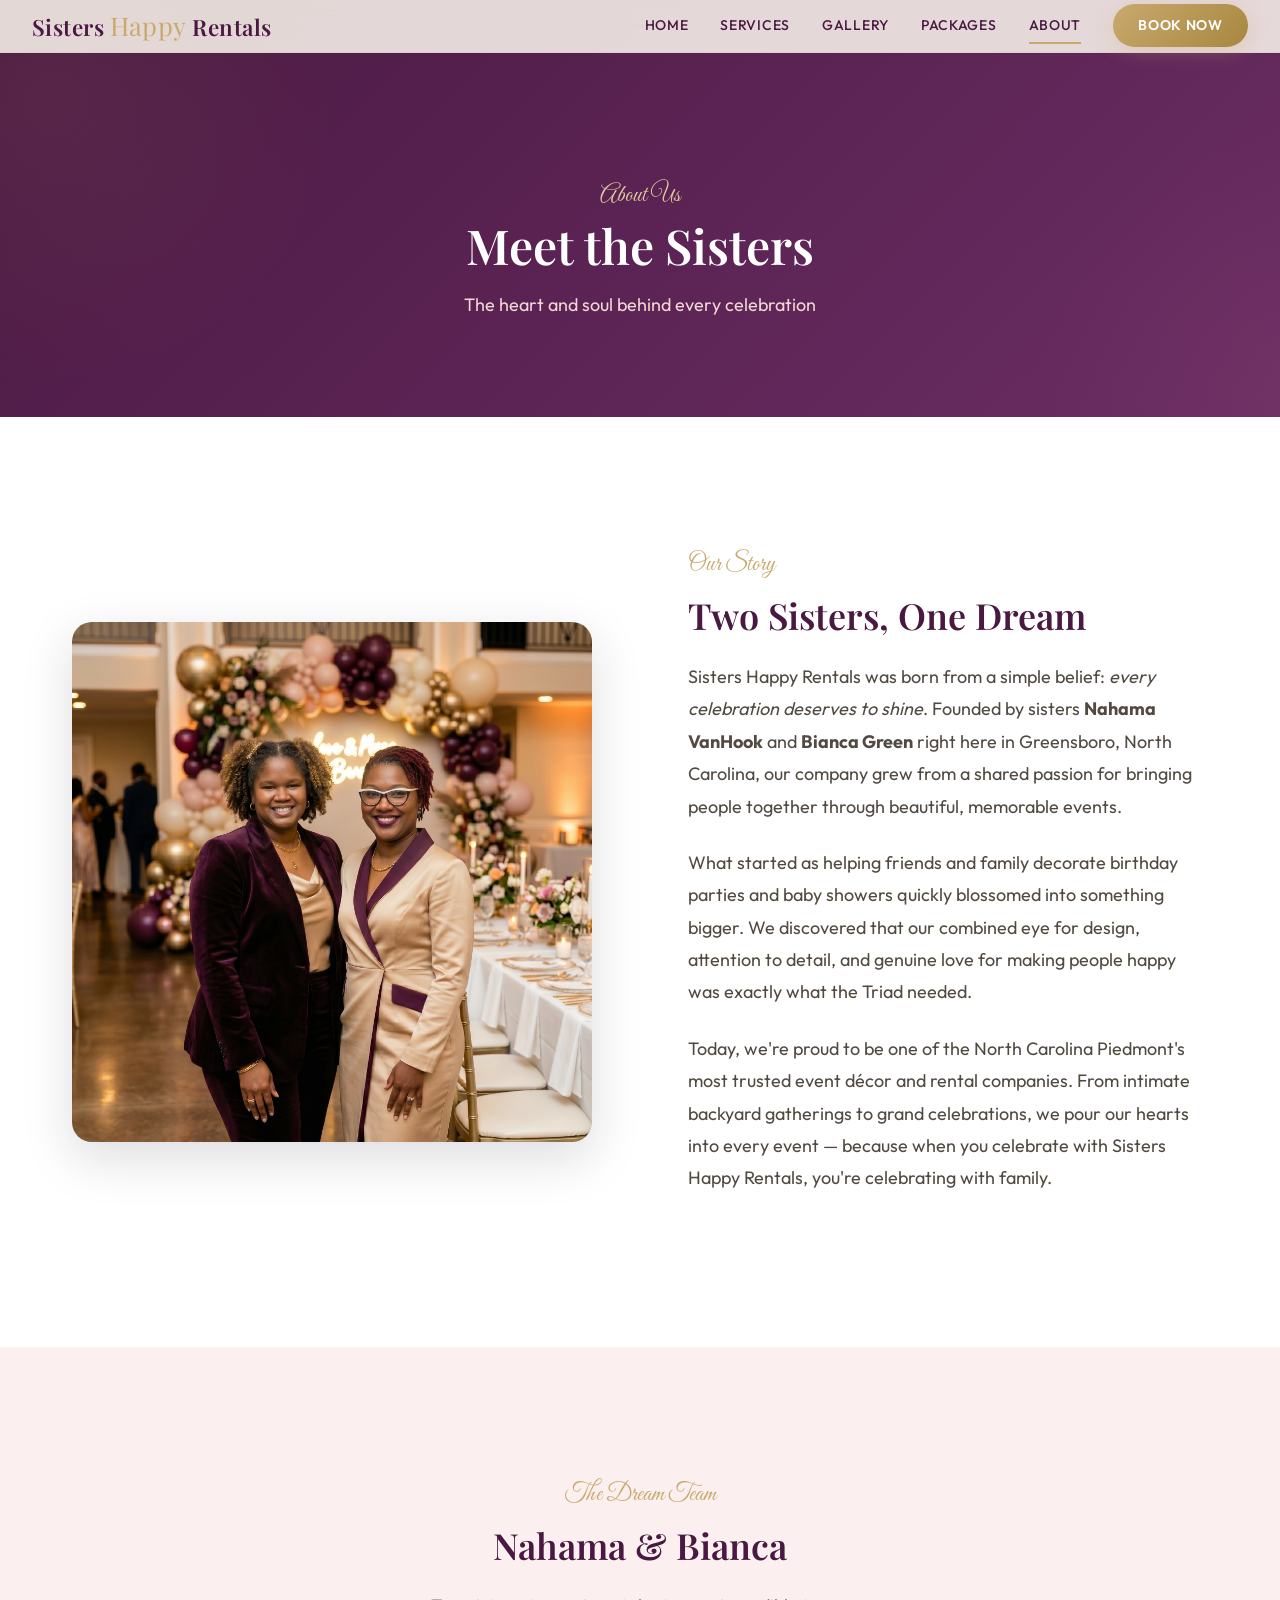
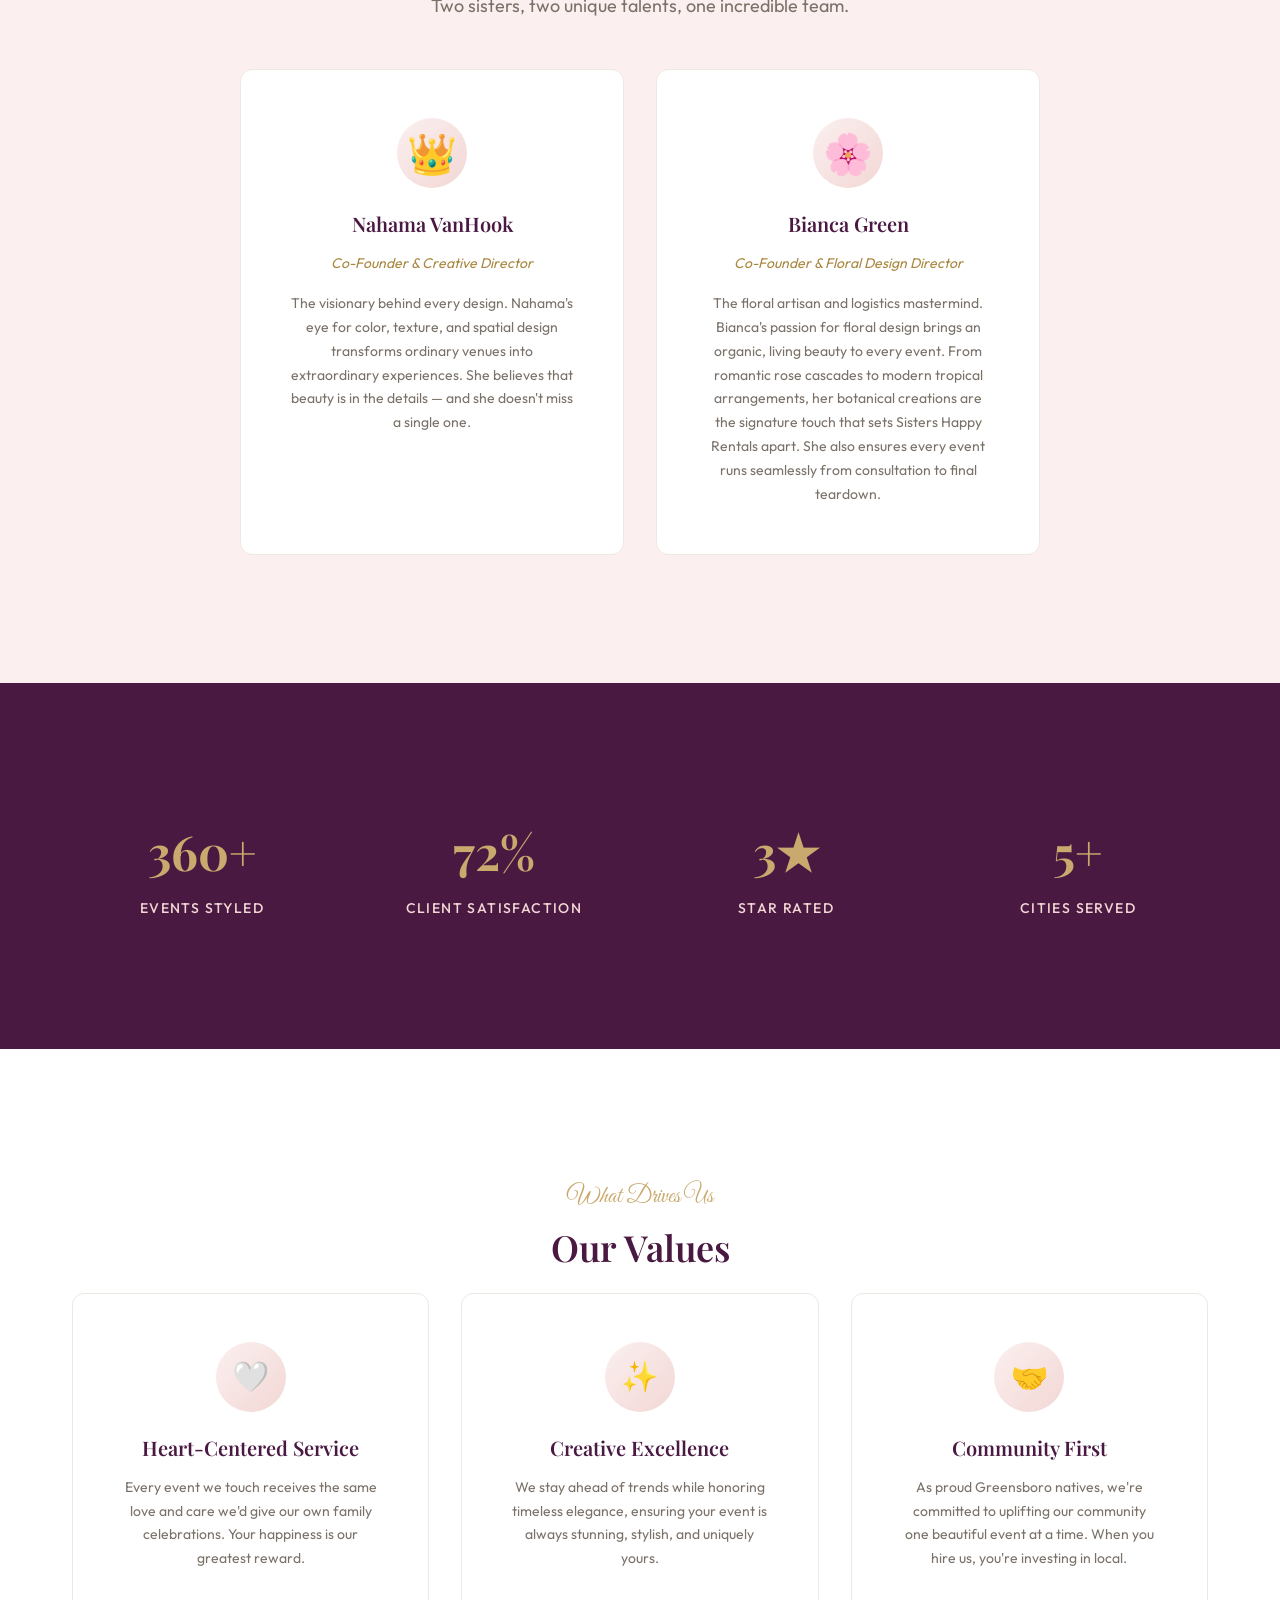
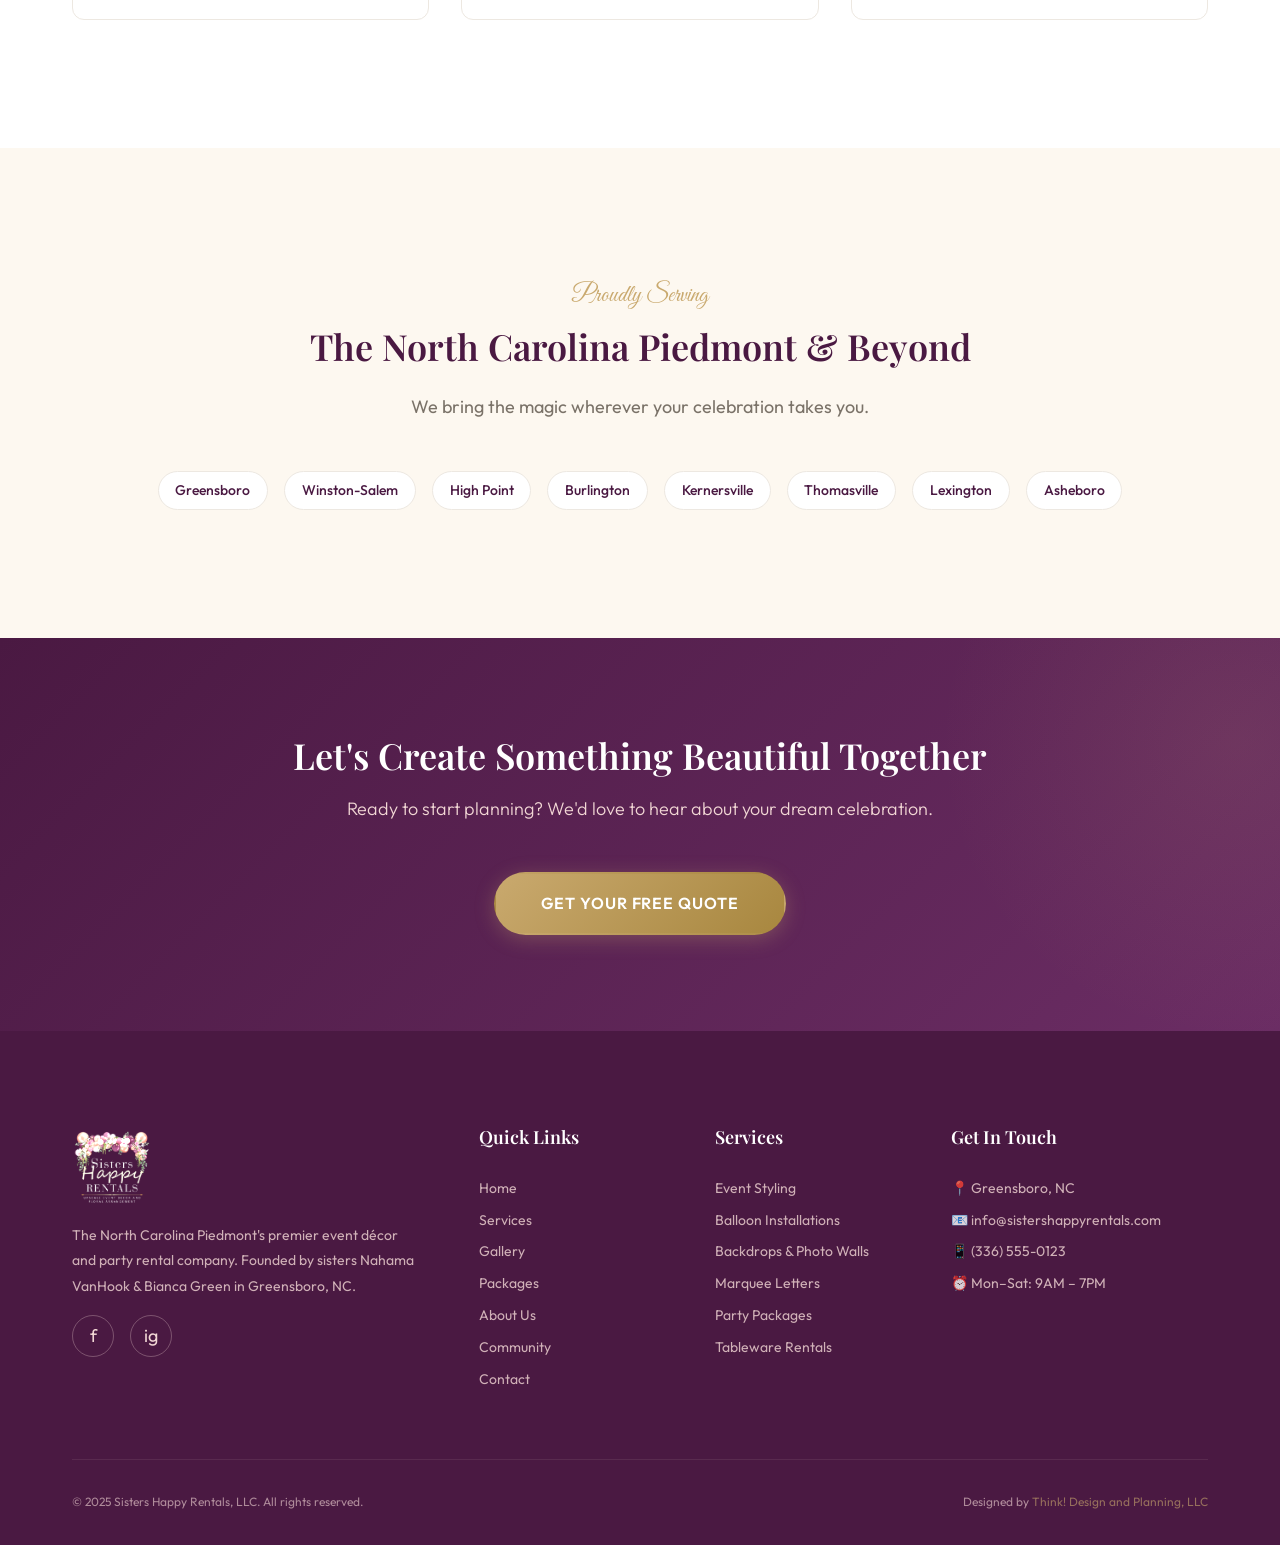
<file: about.html>
<!DOCTYPE html>
<html lang="en">
<head>
    <meta charset="UTF-8">
    <meta name="viewport" content="width=device-width, initial-scale=1.0">
    <title>About Us — Nahama VanHook & Bianca Green | Sisters Happy Rentals, LLC</title>
    <meta name="description" content="Meet the sisters behind Sisters Happy Rentals — Nahama VanHook and Bianca Green. Two Greensboro, NC natives bringing joy and beauty to every celebration across the North Carolina Piedmont.">
    <meta property="og:title" content="Meet the Sisters | Sisters Happy Rentals, LLC">
    <meta property="og:description" content="Founded by sisters Nahama VanHook & Bianca Green in Greensboro, NC. Our passion for beautiful celebrations drives everything we do.">
    <meta property="og:image" content="assets/images/about-sisters.png">
    <meta property="og:type" content="website">
    <link rel="icon" type="image/png" href="assets/logo/logo.png">
    <link rel="stylesheet" href="css/style.css">
    <link rel="preconnect" href="https://fonts.googleapis.com">
    <link rel="preconnect" href="https://fonts.gstatic.com" crossorigin>
    <link href="https://fonts.googleapis.com/css2?family=Great+Vibes&family=Outfit:wght@300;400;500;600;700&family=Playfair+Display:ital,wght@0,400;0,500;0,600;0,700;1,400;1,500&display=swap" rel="stylesheet">
</head>
<body>

    <!-- ========== NAVIGATION ========== -->
    <nav class="nav" id="main-nav">
        <div class="nav__inner">
            <a href="index.html" class="nav__logo" aria-label="Sisters Happy Rentals Home">
                <span class="nav__logo-text">Sisters <em>Happy</em> Rentals</span>
            </a>
            <div class="nav__links">
                <a href="index.html" class="nav__link">Home</a>
                <a href="services.html" class="nav__link">Services</a>
                <a href="gallery.html" class="nav__link">Gallery</a>
                <a href="packages.html" class="nav__link">Packages</a>
                <a href="about.html" class="nav__link active">About</a>
                <a href="contact.html" class="nav__cta">Book Now</a>
            </div>
            <button class="nav__hamburger" id="hamburger-btn" aria-label="Toggle navigation menu">
                <span></span>
                <span></span>
                <span></span>
            </button>
        </div>
    </nav>
    <div class="nav__mobile" id="mobile-nav">
        <a href="index.html">Home</a>
        <a href="services.html">Services</a>
        <a href="gallery.html">Gallery</a>
        <a href="packages.html">Packages</a>
        <a href="about.html">About</a>
        <a href="community.html">Community</a>
        <a href="contact.html">Book Now</a>
    </div>

    <!-- ========== PAGE HEADER ========== -->
    <header class="page-header" id="about-header">
        <div class="container">
            <p class="page-header__label">About Us</p>
            <h1 class="page-header__title">Meet the Sisters</h1>
            <p class="page-header__subtitle">The heart and soul behind every celebration</p>
        </div>
    </header>

    <!-- ========== OUR STORY ========== -->
    <section class="section section--white" id="our-story">
        <div class="container">
            <div class="about-grid">
                <div class="about-image reveal-left">
                    <img src="assets/images/about-sisters.png" alt="Nahama VanHook and Bianca Green, founders of Sisters Happy Rentals LLC, standing together in front of their decorated event venue">
                </div>
                <div class="about-content reveal-right">
                    <span class="section-label">Our Story</span>
                    <h2 class="section-title">Two Sisters, One Dream</h2>
                    <p>Sisters Happy Rentals was born from a simple belief: <em>every celebration deserves to shine</em>. Founded by sisters <strong>Nahama VanHook</strong> and <strong>Bianca Green</strong> right here in Greensboro, North Carolina, our company grew from a shared passion for bringing people together through beautiful, memorable events.</p>
                    <p>What started as helping friends and family decorate birthday parties and baby showers quickly blossomed into something bigger. We discovered that our combined eye for design, attention to detail, and genuine love for making people happy was exactly what the Triad needed.</p>
                    <p>Today, we're proud to be one of the North Carolina Piedmont's most trusted event décor and rental companies. From intimate backyard gatherings to grand celebrations, we pour our hearts into every event — because when you celebrate with Sisters Happy Rentals, you're celebrating with family.</p>
                </div>
            </div>
        </div>
    </section>

    <!-- ========== MEET THE SISTERS ========== -->
    <section class="section section--blush" id="meet-sisters">
        <div class="container text-center">
            <span class="section-label reveal">The Dream Team</span>
            <h2 class="section-title reveal">Nahama & Bianca</h2>
            <p class="section-subtitle reveal">Two sisters, two unique talents, one incredible team.</p>
        </div>
        <div class="container">
            <div class="services-grid stagger-children" style="max-width: 800px; margin: 0 auto; grid-template-columns: 1fr 1fr;">
                <div class="service-card" id="nahama-card">
                    <div class="service-card__icon" style="font-size: 2.5rem;">👑</div>
                    <h3 class="service-card__title">Nahama VanHook</h3>
                    <p class="service-card__text" style="font-style: italic; color: var(--gold-dark); margin-bottom: var(--space-md);">Co-Founder & Creative Director</p>
                    <p class="service-card__text">The visionary behind every design. Nahama's eye for color, texture, and spatial design transforms ordinary venues into extraordinary experiences. She believes that beauty is in the details — and she doesn't miss a single one.</p>
                </div>
                <div class="service-card" id="bianca-card">
                    <div class="service-card__icon" style="font-size: 2.5rem;">🌸</div>
                    <h3 class="service-card__title">Bianca Green</h3>
                    <p class="service-card__text" style="font-style: italic; color: var(--gold-dark); margin-bottom: var(--space-md);">Co-Founder & Floral Design Director</p>
                    <p class="service-card__text">The floral artisan and logistics mastermind. Bianca's passion for floral design brings an organic, living beauty to every event. From romantic rose cascades to modern tropical arrangements, her botanical creations are the signature touch that sets Sisters Happy Rentals apart. She also ensures every event runs seamlessly from consultation to final teardown.</p>
                </div>
            </div>
        </div>
    </section>

    <!-- ========== STATS ========== -->
    <section class="section section--plum" id="about-stats">
        <div class="container">
            <div class="stats-grid reveal">
                <div class="stat">
                    <div class="stat__number" data-count="500" data-suffix="+">0</div>
                    <div class="stat__label">Events Styled</div>
                </div>
                <div class="stat">
                    <div class="stat__number" data-count="100" data-suffix="%">0</div>
                    <div class="stat__label">Client Satisfaction</div>
                </div>
                <div class="stat">
                    <div class="stat__number" data-count="5" data-suffix="★">0</div>
                    <div class="stat__label">Star Rated</div>
                </div>
                <div class="stat">
                    <div class="stat__number" data-count="8" data-suffix="+">0</div>
                    <div class="stat__label">Cities Served</div>
                </div>
            </div>
        </div>
    </section>

    <!-- ========== VALUES ========== -->
    <section class="section section--white" id="our-values">
        <div class="container text-center">
            <span class="section-label reveal">What Drives Us</span>
            <h2 class="section-title reveal">Our Values</h2>
        </div>
        <div class="container">
            <div class="services-grid stagger-children">
                <div class="service-card" id="value-heart">
                    <div class="service-card__icon">🤍</div>
                    <h3 class="service-card__title">Heart-Centered Service</h3>
                    <p class="service-card__text">Every event we touch receives the same love and care we'd give our own family celebrations. Your happiness is our greatest reward.</p>
                </div>
                <div class="service-card" id="value-excellence">
                    <div class="service-card__icon">✨</div>
                    <h3 class="service-card__title">Creative Excellence</h3>
                    <p class="service-card__text">We stay ahead of trends while honoring timeless elegance, ensuring your event is always stunning, stylish, and uniquely yours.</p>
                </div>
                <div class="service-card" id="value-community">
                    <div class="service-card__icon">🤝</div>
                    <h3 class="service-card__title">Community First</h3>
                    <p class="service-card__text">As proud Greensboro natives, we're committed to uplifting our community one beautiful event at a time. When you hire us, you're investing in local.</p>
                </div>
            </div>
        </div>
    </section>

    <!-- ========== SERVICE AREA ========== -->
    <section class="section section--ivory" id="about-service-area">
        <div class="container text-center">
            <span class="section-label reveal">Proudly Serving</span>
            <h2 class="section-title reveal">The North Carolina Piedmont & Beyond</h2>
            <p class="section-subtitle reveal">We bring the magic wherever your celebration takes you.</p>
            <div class="service-area__cities stagger-children">
                <span class="service-area__city">Greensboro</span>
                <span class="service-area__city">Winston-Salem</span>
                <span class="service-area__city">High Point</span>
                <span class="service-area__city">Burlington</span>
                <span class="service-area__city">Kernersville</span>
                <span class="service-area__city">Thomasville</span>
                <span class="service-area__city">Lexington</span>
                <span class="service-area__city">Asheboro</span>
            </div>
        </div>
    </section>

    <!-- ========== CTA BANNER ========== -->
    <section class="cta-banner" id="cta-about">
        <div class="container">
            <h2 class="cta-banner__title reveal">Let's Create Something Beautiful Together</h2>
            <p class="cta-banner__subtitle reveal">Ready to start planning? We'd love to hear about your dream celebration.</p>
            <div class="reveal">
                <a href="contact.html" class="btn btn--primary btn--lg">Get Your Free Quote</a>
            </div>
        </div>
    </section>

    <!-- ========== FOOTER ========== -->
    <footer class="footer" id="site-footer">
        <div class="container">
            <div class="footer__grid">
                <div class="footer__brand">
                    <img src="assets/logo/logo copy transparent.png" alt="Sisters Happy Rentals LLC" class="footer__logo">
                    <p>The North Carolina Piedmont's premier event décor and party rental company. Founded by sisters Nahama VanHook & Bianca Green in Greensboro, NC.</p>
                    <div class="footer__social">
                        <a href="https://facebook.com" target="_blank" rel="noopener" class="footer__social-link" aria-label="Facebook">f</a>
                        <a href="https://instagram.com" target="_blank" rel="noopener" class="footer__social-link" aria-label="Instagram">ig</a>
                    </div>
                </div>
                <div>
                    <h4 class="footer__heading">Quick Links</h4>
                    <a href="index.html" class="footer__link">Home</a>
                    <a href="services.html" class="footer__link">Services</a>
                    <a href="gallery.html" class="footer__link">Gallery</a>
                    <a href="packages.html" class="footer__link">Packages</a>
                    <a href="about.html" class="footer__link">About Us</a>
                    <a href="community.html" class="footer__link">Community</a>
                    <a href="contact.html" class="footer__link">Contact</a>
                </div>
                <div>
                    <h4 class="footer__heading">Services</h4>
                    <a href="services.html" class="footer__link">Event Styling</a>
                    <a href="services.html" class="footer__link">Balloon Installations</a>
                    <a href="services.html" class="footer__link">Backdrops & Photo Walls</a>
                    <a href="services.html" class="footer__link">Marquee Letters</a>
                    <a href="services.html" class="footer__link">Party Packages</a>
                    <a href="services.html" class="footer__link">Tableware Rentals</a>
                </div>
                <div>
                    <h4 class="footer__heading">Get In Touch</h4>
                    <a href="contact.html" class="footer__link">📍 Greensboro, NC</a>
                    <a href="mailto:info@sistershappyrentals.com" class="footer__link">📧 info@sistershappyrentals.com</a>
                    <a href="tel:+13365550123" class="footer__link">📱 (336) 555-0123</a>
                    <a href="contact.html" class="footer__link">⏰ Mon–Sat: 9AM – 7PM</a>
                </div>
            </div>
            <div class="footer__bottom">
                <p>&copy; 2025 Sisters Happy Rentals, LLC. All rights reserved.</p>
                <p>Designed by <a href="https://thinkdesignandplanning.com" target="_blank" rel="noopener" style="color: var(--gold); text-decoration: none;">Think! Design and Planning, LLC</a></p>
            </div>
        </div>
    </footer>

    <script src="js/main.js"></script>
</body>
</html>
</file>
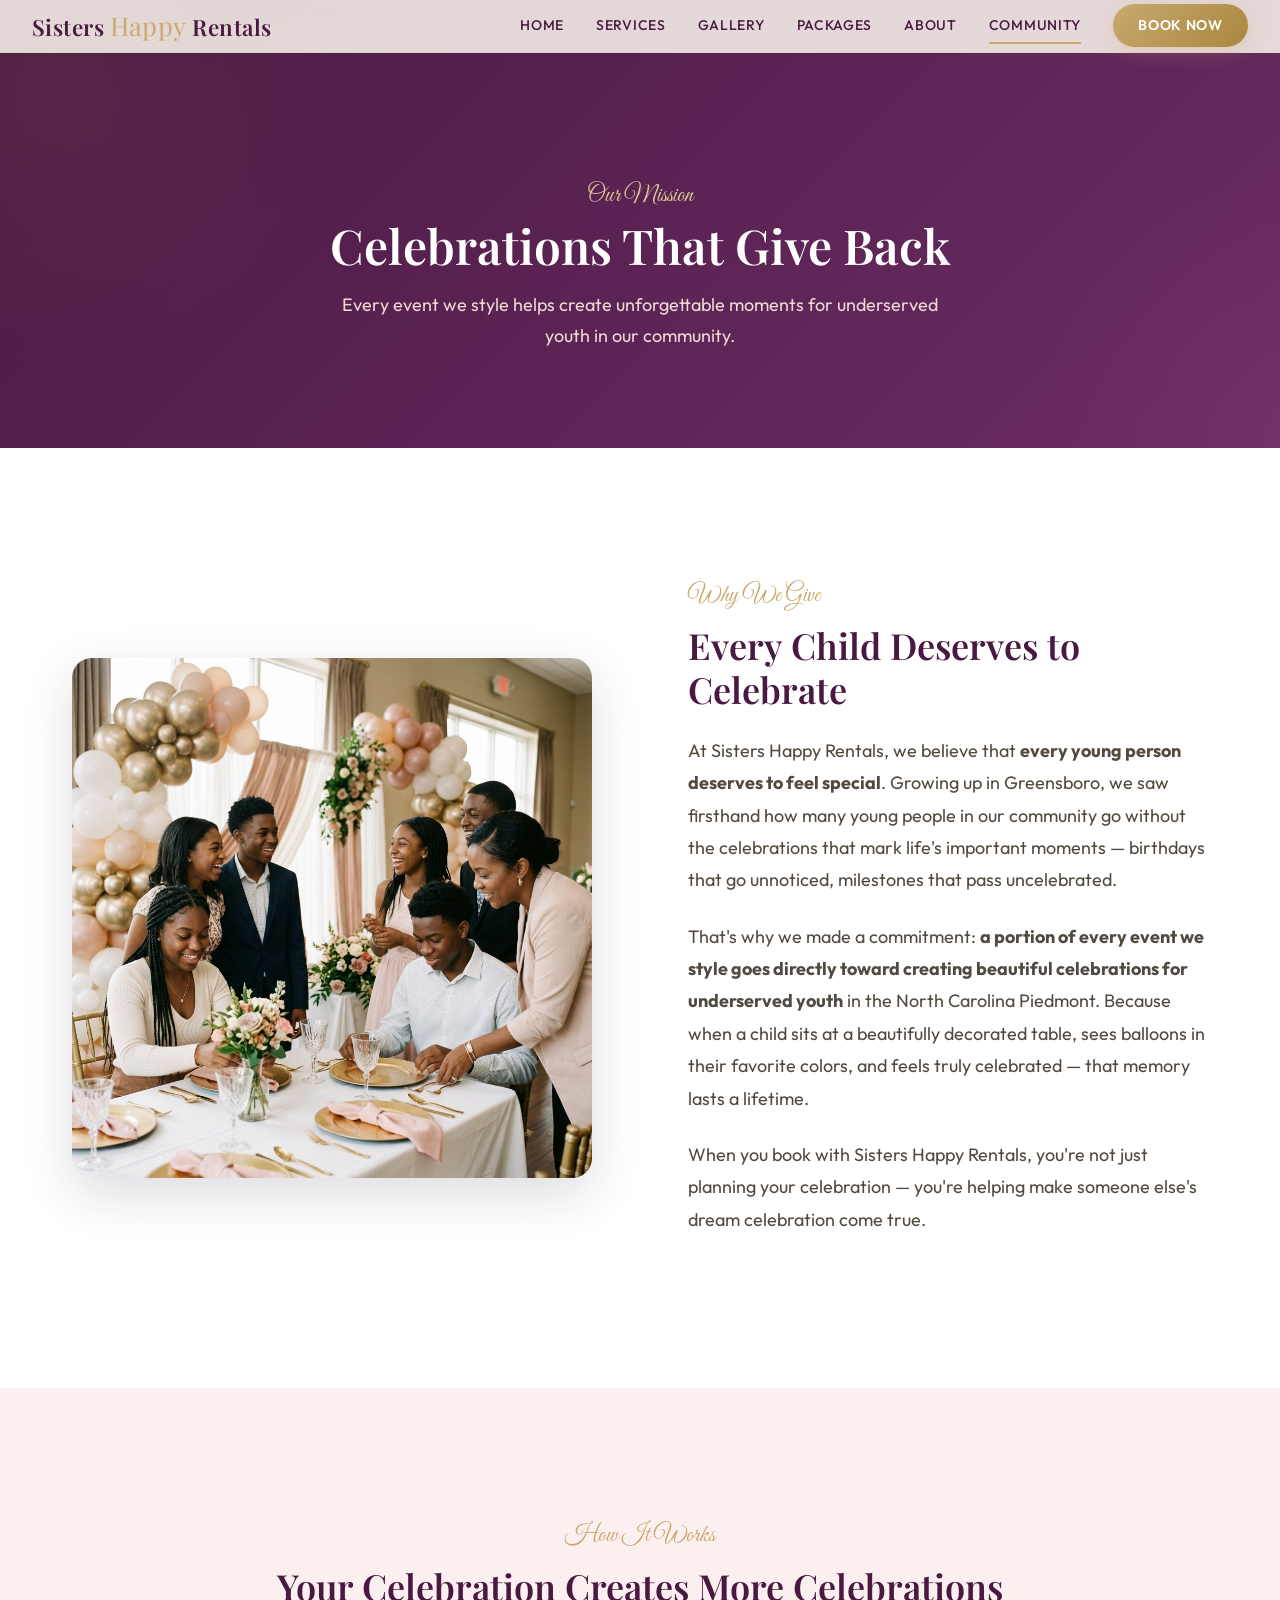
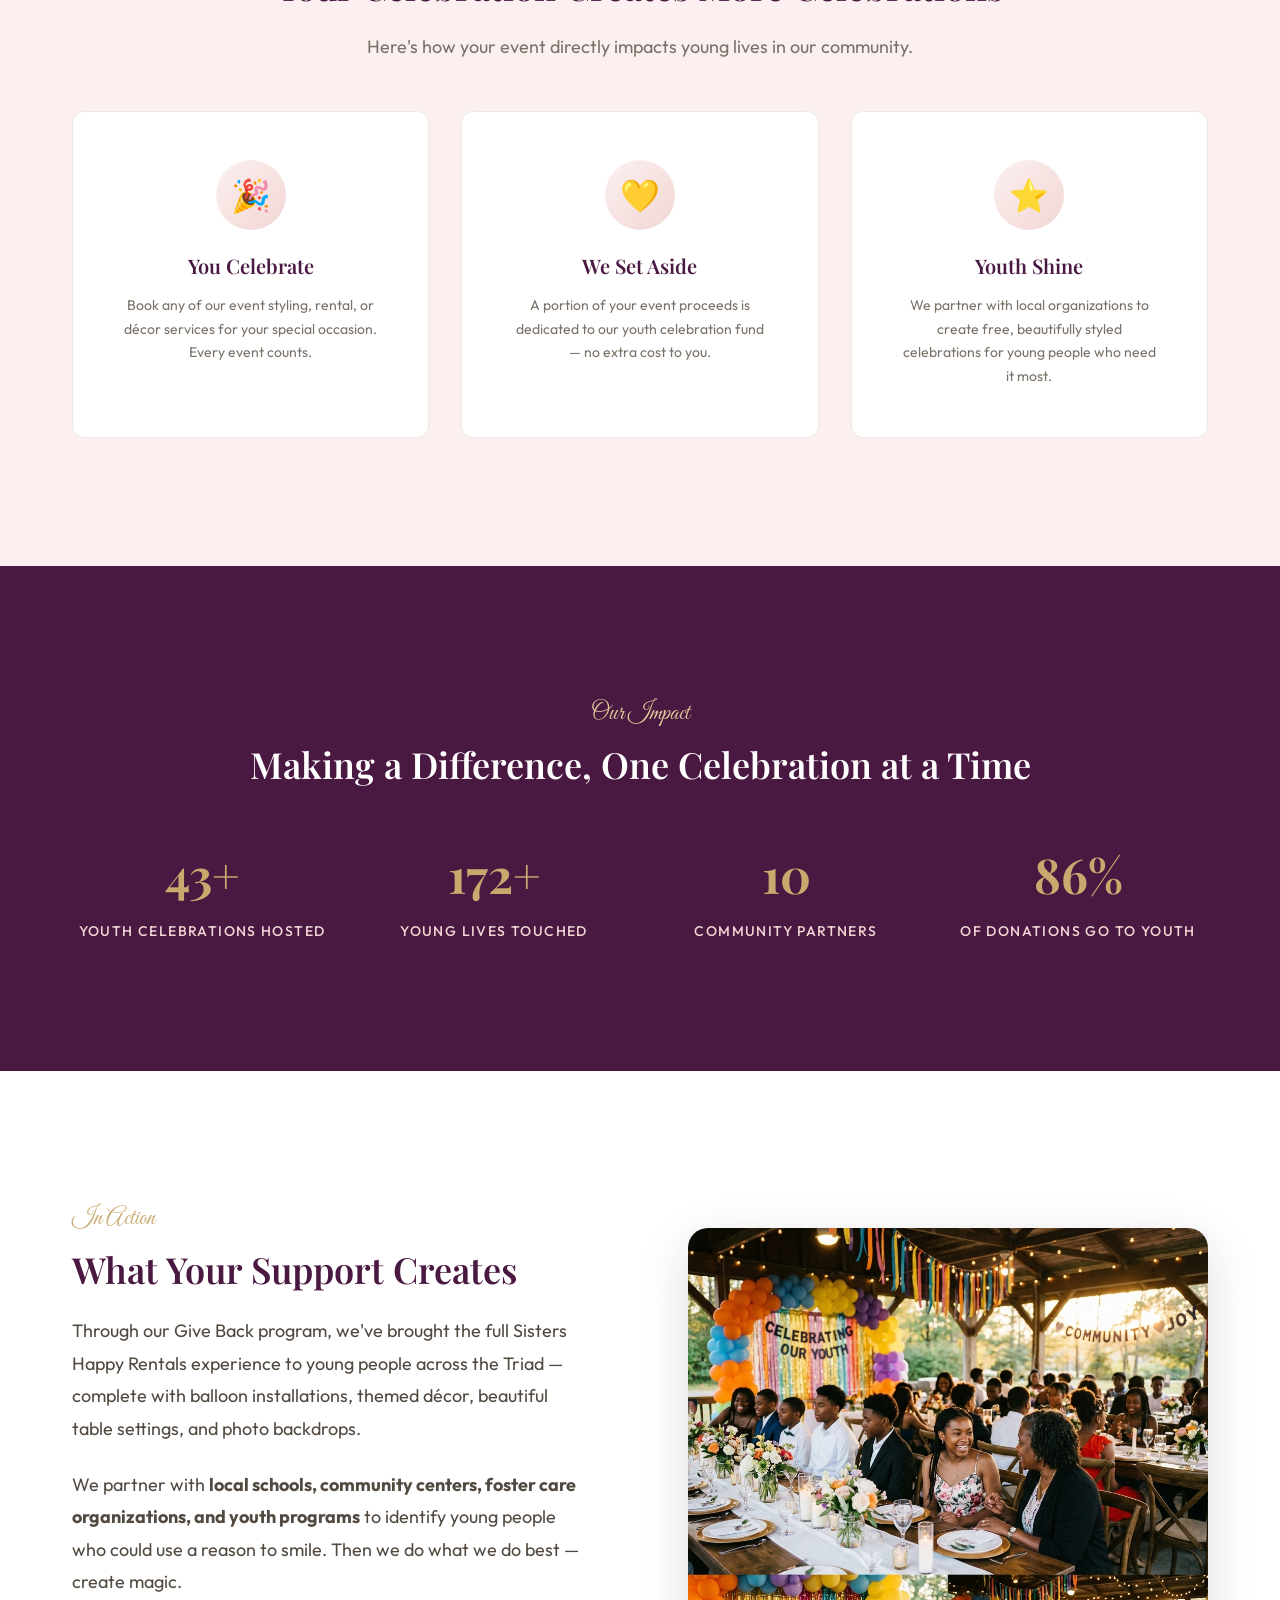
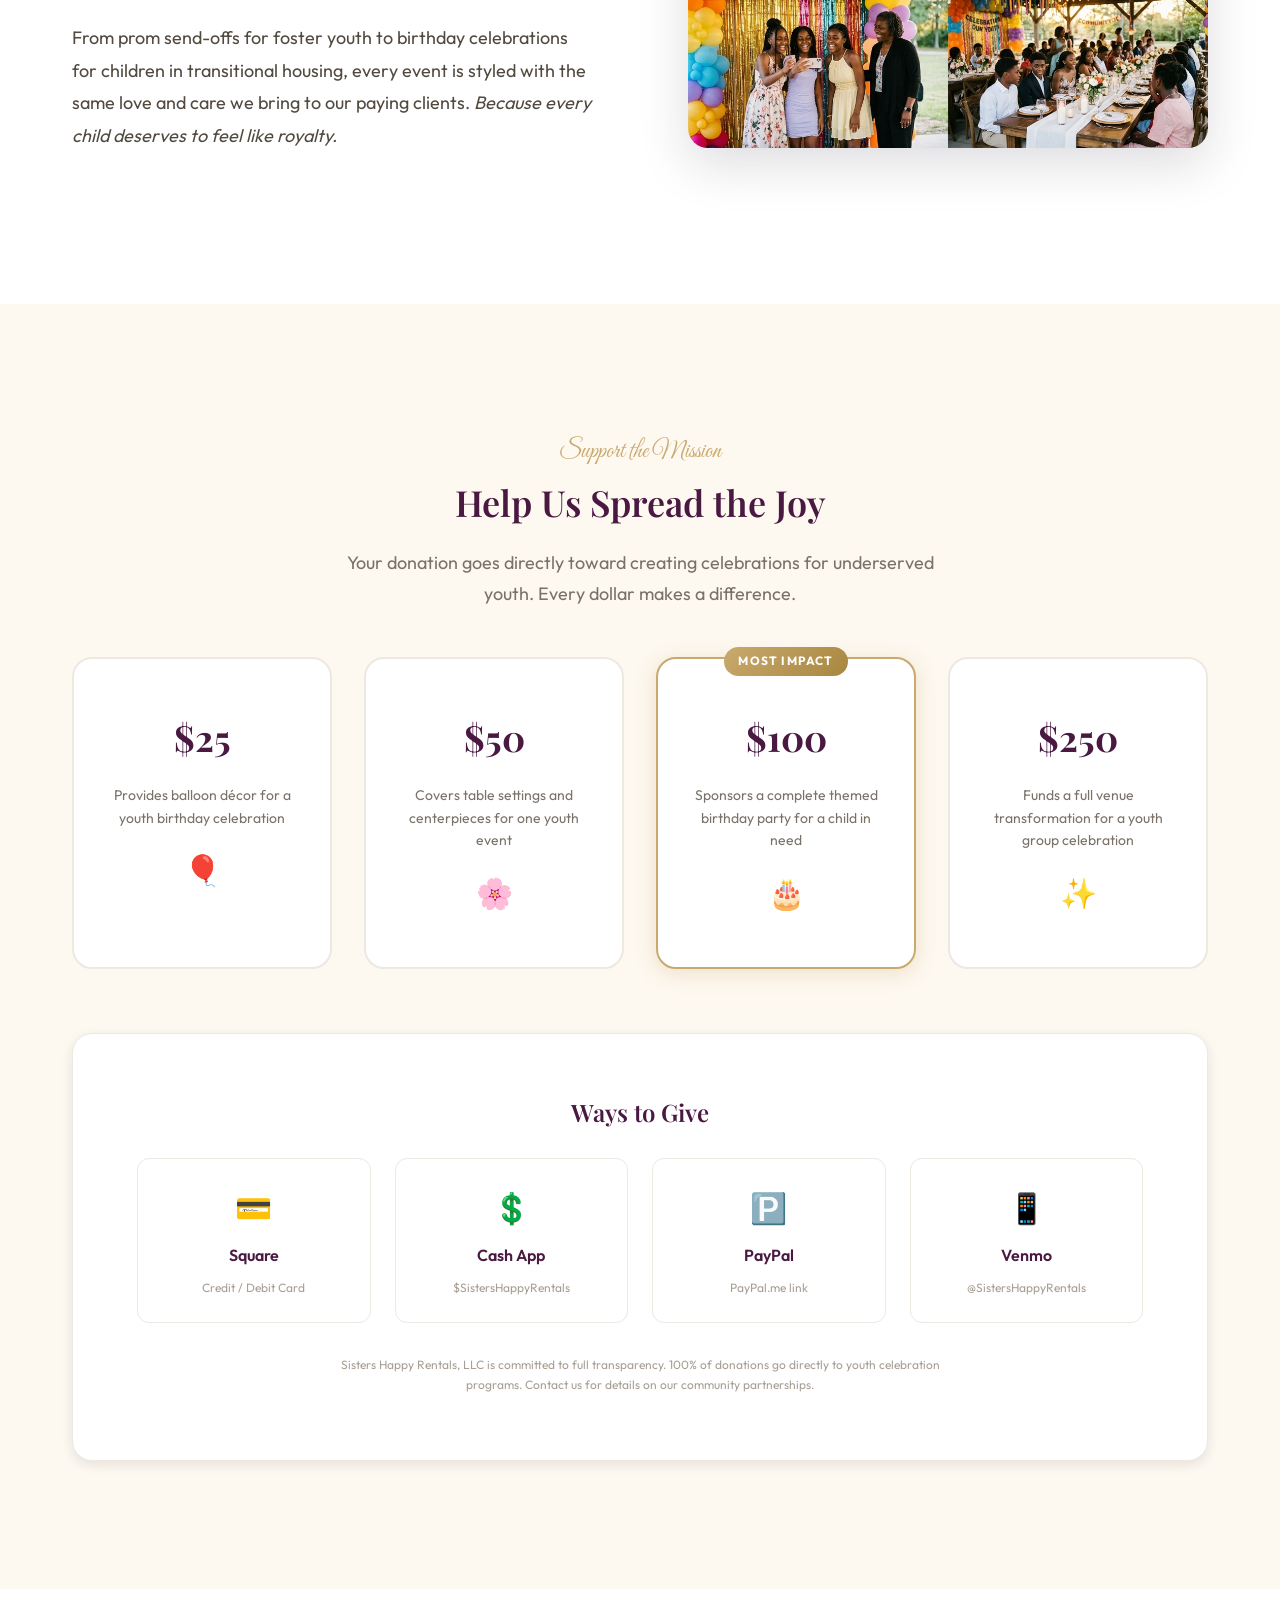
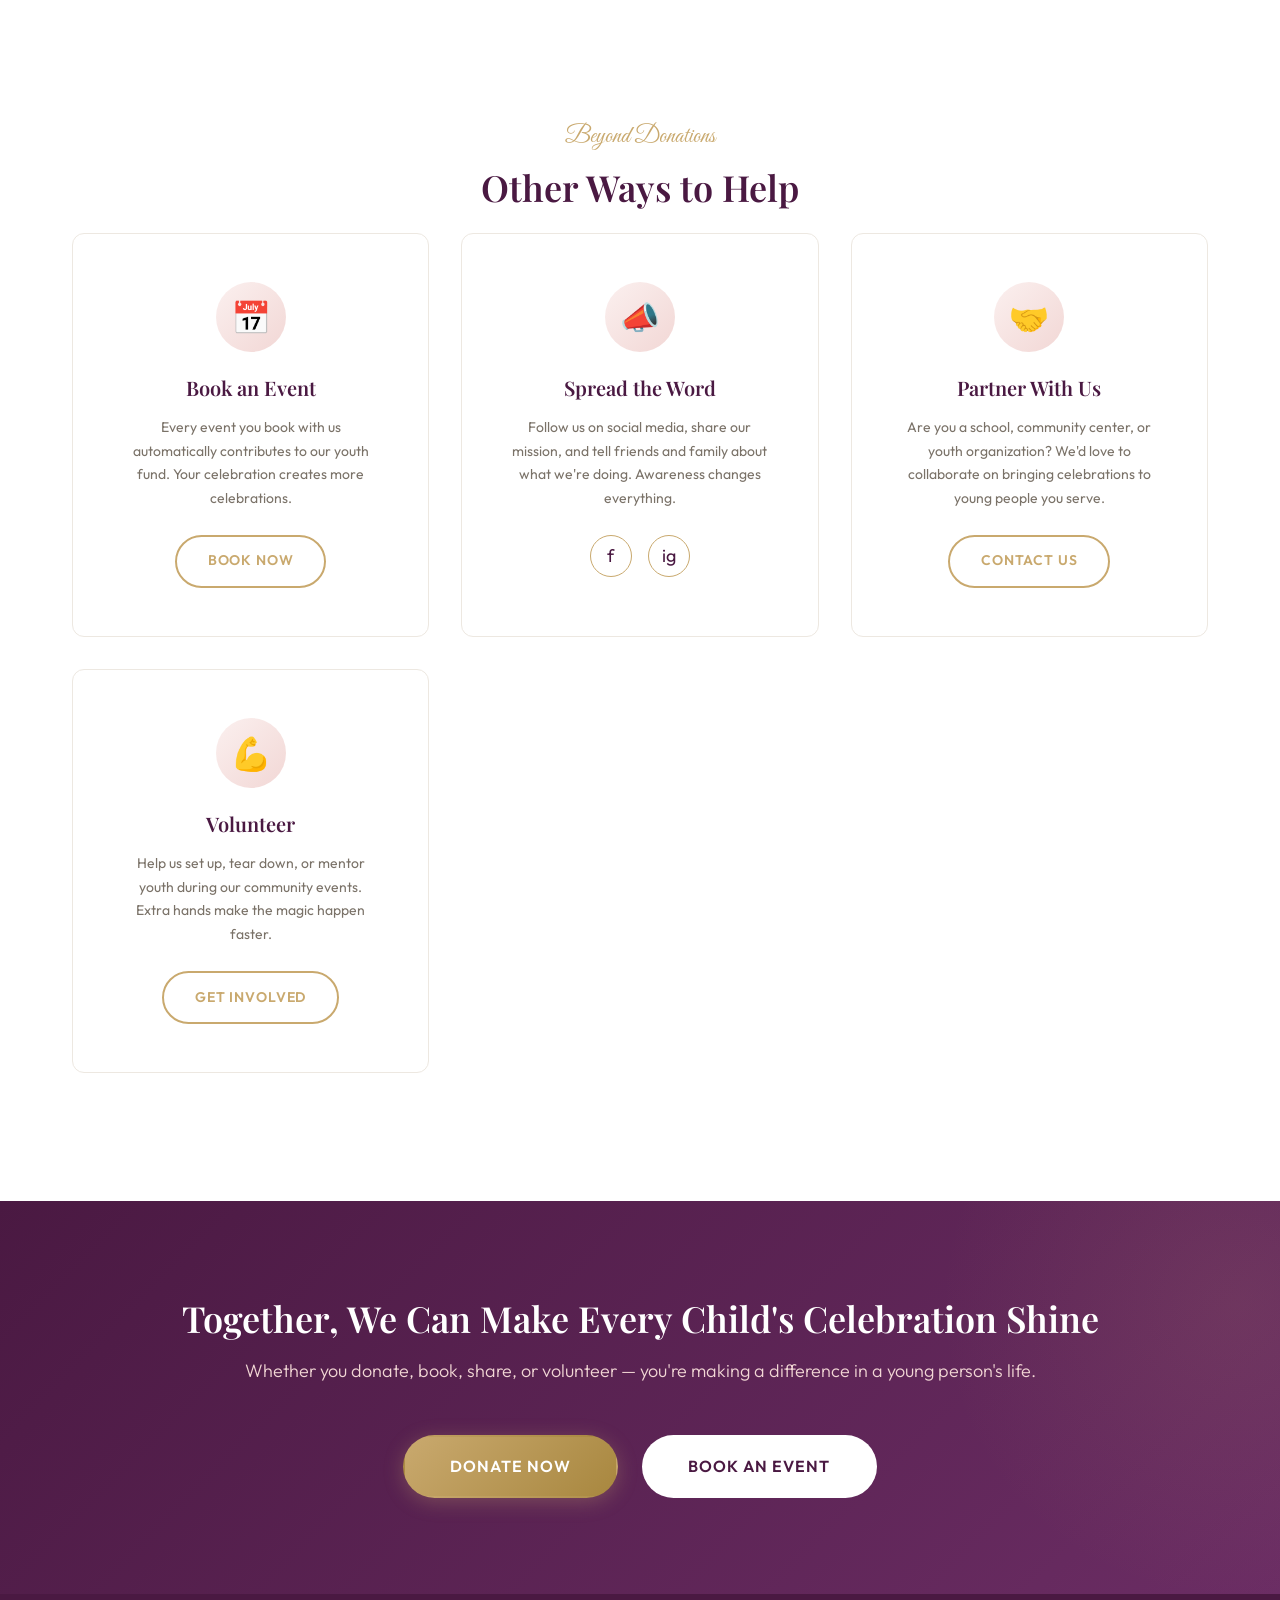
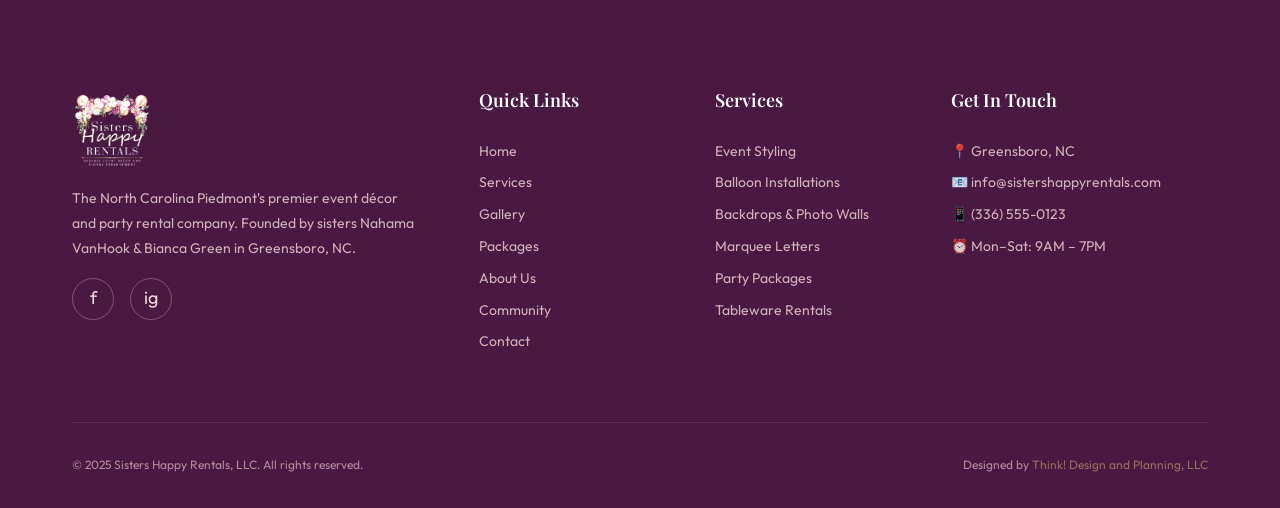
<file: community.html>
<!DOCTYPE html>
<html lang="en">
<head>
    <meta charset="UTF-8">
    <meta name="viewport" content="width=device-width, initial-scale=1.0">
    <title>Give Back — Supporting Underserved Youth | Sisters Happy Rentals, LLC</title>
    <meta name="description" content="Sisters Happy Rentals is committed to uplifting underserved youth in Greensboro and the North Carolina Piedmont. A portion of every event goes toward creating celebrations for young people who deserve to shine. Learn how you can help.">
    <meta property="og:title" content="Give Back | Sisters Happy Rentals, LLC">
    <meta property="og:description" content="Every celebration fuels our mission. A portion of proceeds helps create unforgettable experiences for underserved youth across the North Carolina Piedmont.">
    <meta property="og:image" content="assets/images/community-youth.png">
    <meta property="og:type" content="website">
    <link rel="icon" type="image/png" href="assets/logo/logo.png">
    <link rel="stylesheet" href="css/style.css">
    <link rel="preconnect" href="https://fonts.googleapis.com">
    <link rel="preconnect" href="https://fonts.gstatic.com" crossorigin>
    <link href="https://fonts.googleapis.com/css2?family=Great+Vibes&family=Outfit:wght@300;400;500;600;700&family=Playfair+Display:ital,wght@0,400;0,500;0,600;0,700;1,400;1,500&display=swap" rel="stylesheet">
</head>
<body>

    <!-- ========== NAVIGATION ========== -->
    <nav class="nav" id="main-nav">
        <div class="nav__inner">
            <a href="index.html" class="nav__logo" aria-label="Sisters Happy Rentals Home">
                <span class="nav__logo-text">Sisters <em>Happy</em> Rentals</span>
            </a>
            <div class="nav__links">
                <a href="index.html" class="nav__link">Home</a>
                <a href="services.html" class="nav__link">Services</a>
                <a href="gallery.html" class="nav__link">Gallery</a>
                <a href="packages.html" class="nav__link">Packages</a>
                <a href="about.html" class="nav__link">About</a>
                <a href="community.html" class="nav__link active">Community</a>
                <a href="contact.html" class="nav__cta">Book Now</a>
            </div>
            <button class="nav__hamburger" id="hamburger-btn" aria-label="Toggle navigation menu">
                <span></span>
                <span></span>
                <span></span>
            </button>
        </div>
    </nav>
    <div class="nav__mobile" id="mobile-nav">
        <a href="index.html">Home</a>
        <a href="services.html">Services</a>
        <a href="gallery.html">Gallery</a>
        <a href="packages.html">Packages</a>
        <a href="about.html">About</a>
        <a href="community.html">Community</a>
        <a href="contact.html">Book Now</a>
    </div>

    <!-- ========== PAGE HEADER ========== -->
    <header class="page-header" id="community-header">
        <div class="container">
            <p class="page-header__label">Our Mission</p>
            <h1 class="page-header__title">Celebrations That Give Back</h1>
            <p class="page-header__subtitle">Every event we style helps create unforgettable moments for underserved youth in our community.</p>
        </div>
    </header>

    <!-- ========== MISSION STATEMENT ========== -->
    <section class="section section--white" id="mission">
        <div class="container">
            <div class="about-grid">
                <div class="about-image reveal-left">
                    <img src="assets/images/community-youth.png" alt="Underserved youth enjoying a beautifully decorated celebration event styled by Sisters Happy Rentals">
                </div>
                <div class="about-content reveal-right">
                    <span class="section-label">Why We Give</span>
                    <h2 class="section-title" style="text-align: left;">Every Child Deserves to Celebrate</h2>
                    <p>At Sisters Happy Rentals, we believe that <strong>every young person deserves to feel special</strong>. Growing up in Greensboro, we saw firsthand how many young people in our community go without the celebrations that mark life's important moments — birthdays that go unnoticed, milestones that pass uncelebrated.</p>
                    <p>That's why we made a commitment: <strong>a portion of every event we style goes directly toward creating beautiful celebrations for underserved youth</strong> in the North Carolina Piedmont. Because when a child sits at a beautifully decorated table, sees balloons in their favorite colors, and feels truly celebrated — that memory lasts a lifetime.</p>
                    <p>When you book with Sisters Happy Rentals, you're not just planning your celebration — you're helping make someone else's dream celebration come true.</p>
                </div>
            </div>
        </div>
    </section>

    <!-- ========== HOW IT WORKS ========== -->
    <section class="section section--blush" id="how-it-works">
        <div class="container text-center">
            <span class="section-label reveal">How It Works</span>
            <h2 class="section-title reveal">Your Celebration Creates More Celebrations</h2>
            <p class="section-subtitle reveal">Here's how your event directly impacts young lives in our community.</p>
        </div>
        <div class="container">
            <div class="services-grid stagger-children">
                <div class="service-card" id="step-1">
                    <div class="service-card__icon" style="font-size: 2rem;">🎉</div>
                    <h3 class="service-card__title">You Celebrate</h3>
                    <p class="service-card__text">Book any of our event styling, rental, or décor services for your special occasion. Every event counts.</p>
                </div>
                <div class="service-card" id="step-2">
                    <div class="service-card__icon" style="font-size: 2rem;">💛</div>
                    <h3 class="service-card__title">We Set Aside</h3>
                    <p class="service-card__text">A portion of your event proceeds is dedicated to our youth celebration fund — no extra cost to you.</p>
                </div>
                <div class="service-card" id="step-3">
                    <div class="service-card__icon" style="font-size: 2rem;">⭐</div>
                    <h3 class="service-card__title">Youth Shine</h3>
                    <p class="service-card__text">We partner with local organizations to create free, beautifully styled celebrations for young people who need it most.</p>
                </div>
            </div>
        </div>
    </section>

    <!-- ========== IMPACT STATS ========== -->
    <section class="section section--plum" id="impact-stats">
        <div class="container text-center">
            <span class="section-label reveal" style="color: var(--gold-light);">Our Impact</span>
            <h2 class="section-title reveal" style="color: var(--white);">Making a Difference, One Celebration at a Time</h2>
        </div>
        <div class="container" style="margin-top: var(--space-2xl);">
            <div class="stats-grid reveal">
                <div class="stat">
                    <div class="stat__number" data-count="50" data-suffix="+">0</div>
                    <div class="stat__label">Youth Celebrations Hosted</div>
                </div>
                <div class="stat">
                    <div class="stat__number" data-count="200" data-suffix="+">0</div>
                    <div class="stat__label">Young Lives Touched</div>
                </div>
                <div class="stat">
                    <div class="stat__number" data-count="12" data-suffix="">0</div>
                    <div class="stat__label">Community Partners</div>
                </div>
                <div class="stat">
                    <div class="stat__number" data-count="100" data-suffix="%">0</div>
                    <div class="stat__label">Of Donations Go to Youth</div>
                </div>
            </div>
        </div>
    </section>

    <!-- ========== COMMUNITY IN ACTION ========== -->
    <section class="section section--white" id="in-action">
        <div class="container">
            <div class="about-grid" style="direction: rtl;">
                <div style="direction: ltr;">
                    <div class="about-image reveal-right">
                        <img src="assets/images/community-event.png" alt="Community celebration event for underserved youth with decorations, food, and joyful young people">
                    </div>
                </div>
                <div class="about-content reveal-left" style="direction: ltr;">
                    <span class="section-label">In Action</span>
                    <h2 class="section-title" style="text-align: left;">What Your Support Creates</h2>
                    <p>Through our Give Back program, we've brought the full Sisters Happy Rentals experience to young people across the Triad — complete with balloon installations, themed décor, beautiful table settings, and photo backdrops.</p>
                    <p>We partner with <strong>local schools, community centers, foster care organizations, and youth programs</strong> to identify young people who could use a reason to smile. Then we do what we do best — create magic.</p>
                    <p>From prom send-offs for foster youth to birthday celebrations for children in transitional housing, every event is styled with the same love and care we bring to our paying clients. <em>Because every child deserves to feel like royalty.</em></p>
                </div>
            </div>
        </div>
    </section>

    <!-- ========== DONATE SECTION ========== -->
    <section class="section section--ivory" id="donate-section">
        <div class="container text-center">
            <span class="section-label reveal">Support the Mission</span>
            <h2 class="section-title reveal">Help Us Spread the Joy</h2>
            <p class="section-subtitle reveal">Your donation goes directly toward creating celebrations for underserved youth. Every dollar makes a difference.</p>
        </div>
        <div class="container">
            <div class="donate-grid stagger-children">
                <!-- Donate Card 1 -->
                <div class="donate-card" id="donate-25">
                    <div class="donate-card__amount">$25</div>
                    <p class="donate-card__desc">Provides balloon décor for a youth birthday celebration</p>
                    <div class="donate-card__icon">🎈</div>
                </div>
                <!-- Donate Card 2 -->
                <div class="donate-card" id="donate-50">
                    <div class="donate-card__amount">$50</div>
                    <p class="donate-card__desc">Covers table settings and centerpieces for one youth event</p>
                    <div class="donate-card__icon">🌸</div>
                </div>
                <!-- Donate Card 3 -->
                <div class="donate-card donate-card--featured" id="donate-100">
                    <div class="donate-card__badge">Most Impact</div>
                    <div class="donate-card__amount">$100</div>
                    <p class="donate-card__desc">Sponsors a complete themed birthday party for a child in need</p>
                    <div class="donate-card__icon">🎂</div>
                </div>
                <!-- Donate Card 4 -->
                <div class="donate-card" id="donate-250">
                    <div class="donate-card__amount">$250</div>
                    <p class="donate-card__desc">Funds a full venue transformation for a youth group celebration</p>
                    <div class="donate-card__icon">✨</div>
                </div>
            </div>

            <!-- Payment Options -->
            <div class="donate-methods reveal" id="payment-methods">
                <h3 class="donate-methods__title">Ways to Give</h3>
                <div class="donate-methods__grid">
                    <a href="#" class="donate-method" id="donate-square" target="_blank" rel="noopener">
                        <div class="donate-method__icon">💳</div>
                        <div class="donate-method__name">Square</div>
                        <div class="donate-method__desc">Credit / Debit Card</div>
                    </a>
                    <a href="#" class="donate-method" id="donate-cashapp" target="_blank" rel="noopener">
                        <div class="donate-method__icon">💲</div>
                        <div class="donate-method__name">Cash App</div>
                        <div class="donate-method__desc">$SistersHappyRentals</div>
                    </a>
                    <a href="#" class="donate-method" id="donate-paypal" target="_blank" rel="noopener">
                        <div class="donate-method__icon">🅿️</div>
                        <div class="donate-method__name">PayPal</div>
                        <div class="donate-method__desc">PayPal.me link</div>
                    </a>
                    <a href="#" class="donate-method" id="donate-venmo" target="_blank" rel="noopener">
                        <div class="donate-method__icon">📱</div>
                        <div class="donate-method__name">Venmo</div>
                        <div class="donate-method__desc">@SistersHappyRentals</div>
                    </a>
                </div>
                <p class="donate-methods__note">Sisters Happy Rentals, LLC is committed to full transparency. 100% of donations go directly to youth celebration programs. Contact us for details on our community partnerships.</p>
            </div>
        </div>
    </section>

    <!-- ========== OTHER WAYS TO HELP ========== -->
    <section class="section section--white" id="other-ways">
        <div class="container text-center">
            <span class="section-label reveal">Beyond Donations</span>
            <h2 class="section-title reveal">Other Ways to Help</h2>
        </div>
        <div class="container">
            <div class="services-grid stagger-children">
                <div class="service-card" id="help-book">
                    <div class="service-card__icon" style="font-size: 2rem;">📅</div>
                    <h3 class="service-card__title">Book an Event</h3>
                    <p class="service-card__text">Every event you book with us automatically contributes to our youth fund. Your celebration creates more celebrations.</p>
                    <a href="contact.html" class="btn btn--secondary" style="margin-top: var(--space-lg);">Book Now</a>
                </div>
                <div class="service-card" id="help-spread">
                    <div class="service-card__icon" style="font-size: 2rem;">📣</div>
                    <h3 class="service-card__title">Spread the Word</h3>
                    <p class="service-card__text">Follow us on social media, share our mission, and tell friends and family about what we're doing. Awareness changes everything.</p>
                    <div class="footer__social" style="justify-content: center; margin-top: var(--space-lg);">
                        <a href="https://facebook.com" target="_blank" rel="noopener" class="footer__social-link" style="border-color: var(--gold); color: var(--plum);" aria-label="Facebook">f</a>
                        <a href="https://instagram.com" target="_blank" rel="noopener" class="footer__social-link" style="border-color: var(--gold); color: var(--plum);" aria-label="Instagram">ig</a>
                    </div>
                </div>
                <div class="service-card" id="help-partner">
                    <div class="service-card__icon" style="font-size: 2rem;">🤝</div>
                    <h3 class="service-card__title">Partner With Us</h3>
                    <p class="service-card__text">Are you a school, community center, or youth organization? We'd love to collaborate on bringing celebrations to young people you serve.</p>
                    <a href="contact.html" class="btn btn--secondary" style="margin-top: var(--space-lg);">Contact Us</a>
                </div>
                <div class="service-card" id="help-volunteer">
                    <div class="service-card__icon" style="font-size: 2rem;">💪</div>
                    <h3 class="service-card__title">Volunteer</h3>
                    <p class="service-card__text">Help us set up, tear down, or mentor youth during our community events. Extra hands make the magic happen faster.</p>
                    <a href="contact.html" class="btn btn--secondary" style="margin-top: var(--space-lg);">Get Involved</a>
                </div>
            </div>
        </div>
    </section>

    <!-- ========== CTA BANNER ========== -->
    <section class="cta-banner" id="cta-community">
        <div class="container">
            <h2 class="cta-banner__title reveal">Together, We Can Make Every Child's Celebration Shine</h2>
            <p class="cta-banner__subtitle reveal">Whether you donate, book, share, or volunteer — you're making a difference in a young person's life.</p>
            <div class="reveal" style="display: flex; gap: var(--space-lg); justify-content: center; flex-wrap: wrap;">
                <a href="#donate-section" class="btn btn--primary btn--lg">Donate Now</a>
                <a href="contact.html" class="btn btn--white btn--lg">Book an Event</a>
            </div>
        </div>
    </section>

    <!-- ========== FOOTER ========== -->
    <footer class="footer" id="site-footer">
        <div class="container">
            <div class="footer__grid">
                <div class="footer__brand">
                    <img src="assets/logo/logo copy transparent.png" alt="Sisters Happy Rentals LLC" class="footer__logo">
                    <p>The North Carolina Piedmont's premier event décor and party rental company. Founded by sisters Nahama VanHook & Bianca Green in Greensboro, NC.</p>
                    <div class="footer__social">
                        <a href="https://facebook.com" target="_blank" rel="noopener" class="footer__social-link" aria-label="Facebook">f</a>
                        <a href="https://instagram.com" target="_blank" rel="noopener" class="footer__social-link" aria-label="Instagram">ig</a>
                    </div>
                </div>
                <div>
                    <h4 class="footer__heading">Quick Links</h4>
                    <a href="index.html" class="footer__link">Home</a>
                    <a href="services.html" class="footer__link">Services</a>
                    <a href="gallery.html" class="footer__link">Gallery</a>
                    <a href="packages.html" class="footer__link">Packages</a>
                    <a href="about.html" class="footer__link">About Us</a>
                    <a href="community.html" class="footer__link">Community</a>
                    <a href="contact.html" class="footer__link">Contact</a>
                </div>
                <div>
                    <h4 class="footer__heading">Services</h4>
                    <a href="services.html" class="footer__link">Event Styling</a>
                    <a href="services.html" class="footer__link">Balloon Installations</a>
                    <a href="services.html" class="footer__link">Backdrops & Photo Walls</a>
                    <a href="services.html" class="footer__link">Marquee Letters</a>
                    <a href="services.html" class="footer__link">Party Packages</a>
                    <a href="services.html" class="footer__link">Tableware Rentals</a>
                </div>
                <div>
                    <h4 class="footer__heading">Get In Touch</h4>
                    <a href="contact.html" class="footer__link">📍 Greensboro, NC</a>
                    <a href="mailto:info@sistershappyrentals.com" class="footer__link">📧 info@sistershappyrentals.com</a>
                    <a href="tel:+13365550123" class="footer__link">📱 (336) 555-0123</a>
                    <a href="contact.html" class="footer__link">⏰ Mon–Sat: 9AM – 7PM</a>
                </div>
            </div>
            <div class="footer__bottom">
                <p>&copy; 2025 Sisters Happy Rentals, LLC. All rights reserved.</p>
                <p>Designed by <a href="https://thinkdesignandplanning.com" target="_blank" rel="noopener" style="color: var(--gold); text-decoration: none;">Think! Design and Planning, LLC</a></p>
            </div>
        </div>
    </footer>

    <script src="js/main.js"></script>
</body>
</html>
</file>
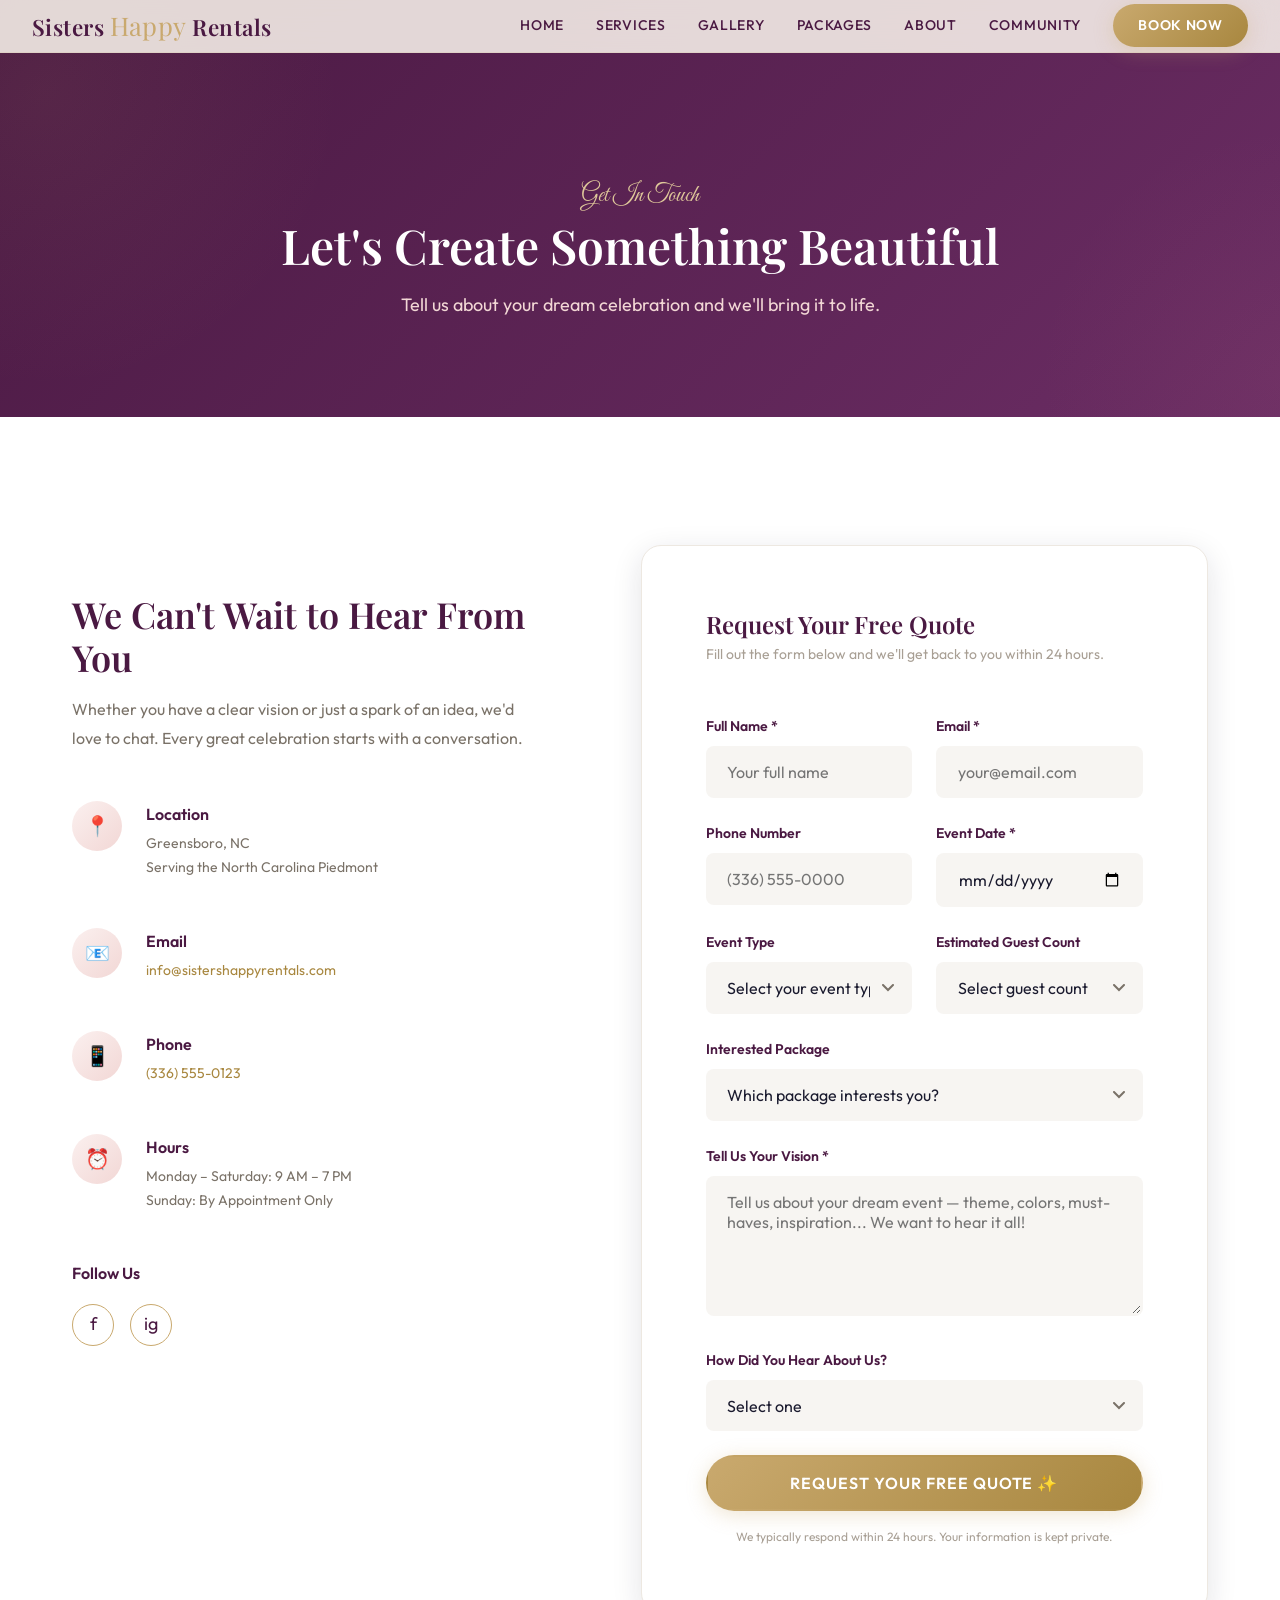
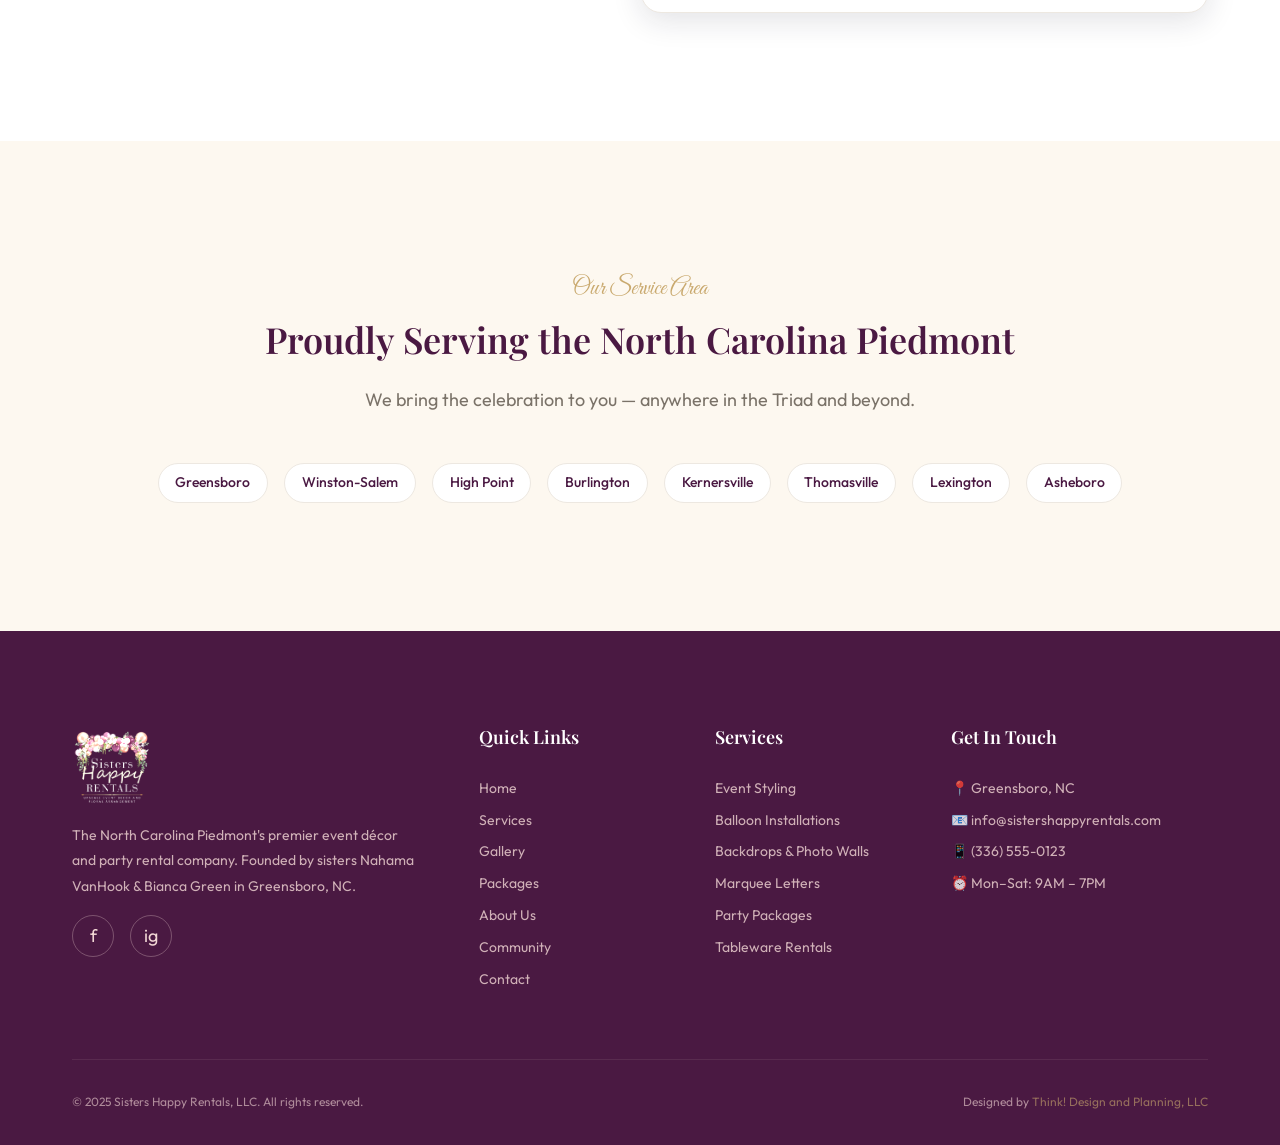
<file: contact.html>
<!DOCTYPE html>
<html lang="en">
<head>
    <meta charset="UTF-8">
    <meta name="viewport" content="width=device-width, initial-scale=1.0">
    <title>Book Your Event — Free Quote | Sisters Happy Rentals, LLC</title>
    <meta name="description" content="Request a free quote from Sisters Happy Rentals in Greensboro, NC. Tell us about your dream celebration and we'll create a custom event décor proposal. Serving the North Carolina Piedmont.">
    <meta property="og:title" content="Get a Free Quote | Sisters Happy Rentals, LLC">
    <meta property="og:description" content="Ready to plan your celebration? Contact Sisters Happy Rentals for a free custom event décor quote. Serving Greensboro, Winston-Salem, High Point, and the North Carolina Piedmont.">
    <meta property="og:image" content="assets/images/hero-event.png">
    <meta property="og:type" content="website">
    <link rel="icon" type="image/png" href="assets/logo/logo.png">
    <link rel="stylesheet" href="css/style.css">
    <link rel="preconnect" href="https://fonts.googleapis.com">
    <link rel="preconnect" href="https://fonts.gstatic.com" crossorigin>
    <link href="https://fonts.googleapis.com/css2?family=Great+Vibes&family=Outfit:wght@300;400;500;600;700&family=Playfair+Display:ital,wght@0,400;0,500;0,600;0,700;1,400;1,500&display=swap" rel="stylesheet">
</head>
<body>

    <!-- ========== NAVIGATION ========== -->
    <nav class="nav" id="main-nav">
        <div class="nav__inner">
            <a href="index.html" class="nav__logo" aria-label="Sisters Happy Rentals Home">
                <span class="nav__logo-text">Sisters <em>Happy</em> Rentals</span>
            </a>
            <div class="nav__links">
                <a href="index.html" class="nav__link">Home</a>
                <a href="services.html" class="nav__link">Services</a>
                <a href="gallery.html" class="nav__link">Gallery</a>
                <a href="packages.html" class="nav__link">Packages</a>
                <a href="about.html" class="nav__link">About</a>
                <a href="community.html" class="nav__link">Community</a>
                <a href="contact.html" class="nav__cta">Book Now</a>
            </div>
            <button class="nav__hamburger" id="hamburger-btn" aria-label="Toggle navigation menu">
                <span></span>
                <span></span>
                <span></span>
            </button>
        </div>
    </nav>
    <div class="nav__mobile" id="mobile-nav">
        <a href="index.html">Home</a>
        <a href="services.html">Services</a>
        <a href="gallery.html">Gallery</a>
        <a href="packages.html">Packages</a>
        <a href="about.html">About</a>
        <a href="community.html">Community</a>
        <a href="contact.html">Book Now</a>
    </div>

    <!-- ========== PAGE HEADER ========== -->
    <header class="page-header" id="contact-header">
        <div class="container">
            <p class="page-header__label">Get In Touch</p>
            <h1 class="page-header__title">Let's Create Something Beautiful</h1>
            <p class="page-header__subtitle">Tell us about your dream celebration and we'll bring it to life.</p>
        </div>
    </header>

    <!-- ========== CONTACT SECTION ========== -->
    <section class="section section--white" id="contact-section">
        <div class="container">
            <div class="contact-grid">
                <!-- Contact Info -->
                <div class="contact-info reveal-left">
                    <h2 style="font-family: var(--font-heading); color: var(--plum); margin-bottom: var(--space-md);">We Can't Wait to Hear From You</h2>
                    <p style="color: var(--gray-500); margin-bottom: var(--space-2xl); line-height: 1.8;">Whether you have a clear vision or just a spark of an idea, we'd love to chat. Every great celebration starts with a conversation.</p>

                    <div class="contact-info__item" id="contact-location">
                        <div class="contact-info__icon">📍</div>
                        <div>
                            <p class="contact-info__label">Location</p>
                            <p class="contact-info__text">Greensboro, NC<br>Serving the North Carolina Piedmont</p>
                        </div>
                    </div>

                    <div class="contact-info__item" id="contact-email">
                        <div class="contact-info__icon">📧</div>
                        <div>
                            <p class="contact-info__label">Email</p>
                            <p class="contact-info__text"><a href="mailto:info@sistershappyrentals.com" style="color: var(--gold-dark);">info@sistershappyrentals.com</a></p>
                        </div>
                    </div>

                    <div class="contact-info__item" id="contact-phone">
                        <div class="contact-info__icon">📱</div>
                        <div>
                            <p class="contact-info__label">Phone</p>
                            <p class="contact-info__text"><a href="tel:+13365550123" style="color: var(--gold-dark);">(336) 555-0123</a></p>
                        </div>
                    </div>

                    <div class="contact-info__item" id="contact-hours">
                        <div class="contact-info__icon">⏰</div>
                        <div>
                            <p class="contact-info__label">Hours</p>
                            <p class="contact-info__text">Monday – Saturday: 9 AM – 7 PM<br>Sunday: By Appointment Only</p>
                        </div>
                    </div>

                    <!-- Social Links -->
                    <div style="margin-top: var(--space-xl);">
                        <p class="contact-info__label" style="margin-bottom: var(--space-md);">Follow Us</p>
                        <div class="footer__social">
                            <a href="https://facebook.com" target="_blank" rel="noopener" class="footer__social-link" aria-label="Facebook" style="border-color: var(--gold); color: var(--plum);">f</a>
                            <a href="https://instagram.com" target="_blank" rel="noopener" class="footer__social-link" aria-label="Instagram" style="border-color: var(--gold); color: var(--plum);">ig</a>
                        </div>
                    </div>
                </div>

                <!-- Contact Form -->
                <div class="contact-form reveal-right" id="quote-form-container">
                    <h3 style="font-family: var(--font-heading); color: var(--plum); margin-bottom: var(--space-xs); font-size: var(--text-2xl);">Request Your Free Quote</h3>
                    <p style="color: var(--gray-400); font-size: var(--text-sm); margin-bottom: var(--space-2xl);">Fill out the form below and we'll get back to you within 24 hours.</p>

                    <form action="https://formsubmit.co/info@sistershappyrentals.com" method="POST" id="quote-form">
                        <input type="hidden" name="_subject" value="New Event Quote Request - Sisters Happy Rentals">
                        <input type="hidden" name="_template" value="table">
                        <input type="hidden" name="_captcha" value="true">

                        <!-- Name & Email -->
                        <div class="form-row">
                            <div class="form-group">
                                <label class="form-label" for="full-name">Full Name *</label>
                                <input type="text" class="form-input" id="full-name" name="name" placeholder="Your full name" required>
                            </div>
                            <div class="form-group">
                                <label class="form-label" for="email">Email *</label>
                                <input type="email" class="form-input" id="email" name="email" placeholder="your@email.com" required>
                            </div>
                        </div>

                        <!-- Phone & Date -->
                        <div class="form-row">
                            <div class="form-group">
                                <label class="form-label" for="phone">Phone Number</label>
                                <input type="tel" class="form-input" id="phone" name="phone" placeholder="(336) 555-0000">
                            </div>
                            <div class="form-group">
                                <label class="form-label" for="event-date">Event Date *</label>
                                <input type="date" class="form-input" id="event-date" name="event_date" required>
                            </div>
                        </div>

                        <!-- Event Type & Guest Count -->
                        <div class="form-row">
                            <div class="form-group">
                                <label class="form-label" for="event-type">Event Type</label>
                                <select class="form-select" id="event-type" name="event_type">
                                    <option value="" disabled selected>Select your event type</option>
                                    <option value="Birthday Party">Birthday Party</option>
                                    <option value="Wedding / Reception">Wedding / Reception</option>
                                    <option value="Baby Shower">Baby Shower</option>
                                    <option value="Gender Reveal">Gender Reveal</option>
                                    <option value="Corporate Event">Corporate Event</option>
                                    <option value="Quinceañera">Quinceañera</option>
                                    <option value="Anniversary">Anniversary</option>
                                    <option value="Graduation">Graduation</option>
                                    <option value="Other">Other</option>
                                </select>
                            </div>
                            <div class="form-group">
                                <label class="form-label" for="guest-count">Estimated Guest Count</label>
                                <select class="form-select" id="guest-count" name="guest_count">
                                    <option value="" disabled selected>Select guest count</option>
                                    <option value="Under 25">Under 25</option>
                                    <option value="25-50">25 – 50</option>
                                    <option value="50-100">50 – 100</option>
                                    <option value="100-200">100 – 200</option>
                                    <option value="200+">200+</option>
                                </select>
                            </div>
                        </div>

                        <!-- Package Interest -->
                        <div class="form-group">
                            <label class="form-label" for="package-interest">Interested Package</label>
                            <select class="form-select" id="package-interest" name="package">
                                <option value="" disabled selected>Which package interests you?</option>
                                <option value="Essentials ($299+)">Essentials ($299+)</option>
                                <option value="Signature ($799+)">Signature ($799+)</option>
                                <option value="Luxury ($1,999+)">Luxury ($1,999+)</option>
                                <option value="Custom (Quote)">Custom (Quote-Based)</option>
                                <option value="Not Sure Yet">Not Sure Yet — Help Me Choose</option>
                            </select>
                        </div>

                        <!-- Event Vision -->
                        <div class="form-group">
                            <label class="form-label" for="event-vision">Tell Us Your Vision *</label>
                            <textarea class="form-textarea" id="event-vision" name="vision" placeholder="Tell us about your dream event — theme, colors, must-haves, inspiration... We want to hear it all!" required></textarea>
                        </div>

                        <!-- How did you hear -->
                        <div class="form-group">
                            <label class="form-label" for="referral-source">How Did You Hear About Us?</label>
                            <select class="form-select" id="referral-source" name="referral">
                                <option value="" disabled selected>Select one</option>
                                <option value="Instagram">Instagram</option>
                                <option value="Facebook">Facebook</option>
                                <option value="Google Search">Google Search</option>
                                <option value="Friend / Family Referral">Friend / Family Referral</option>
                                <option value="Repeat Client">Repeat Client</option>
                                <option value="Other">Other</option>
                            </select>
                        </div>

                        <!-- Submit -->
                        <button type="submit" class="btn btn--primary btn--lg" id="submit-quote" style="width: 100%;">
                            Request Your Free Quote ✨
                        </button>
                        <p style="text-align: center; margin-top: var(--space-md); font-size: var(--text-xs); color: var(--gray-400);">We typically respond within 24 hours. Your information is kept private.</p>
                    </form>
                </div>
            </div>
        </div>
    </section>

    <!-- ========== SERVICE AREA ========== -->
    <section class="section section--ivory" id="contact-service-area">
        <div class="container text-center">
            <span class="section-label reveal">Our Service Area</span>
            <h2 class="section-title reveal">Proudly Serving the North Carolina Piedmont</h2>
            <p class="section-subtitle reveal">We bring the celebration to you — anywhere in the Triad and beyond.</p>
            <div class="service-area__cities stagger-children">
                <span class="service-area__city">Greensboro</span>
                <span class="service-area__city">Winston-Salem</span>
                <span class="service-area__city">High Point</span>
                <span class="service-area__city">Burlington</span>
                <span class="service-area__city">Kernersville</span>
                <span class="service-area__city">Thomasville</span>
                <span class="service-area__city">Lexington</span>
                <span class="service-area__city">Asheboro</span>
            </div>
        </div>
    </section>

    <!-- ========== FOOTER ========== -->
    <footer class="footer" id="site-footer">
        <div class="container">
            <div class="footer__grid">
                <div class="footer__brand">
                    <img src="assets/logo/logo copy transparent.png" alt="Sisters Happy Rentals LLC" class="footer__logo">
                    <p>The North Carolina Piedmont's premier event décor and party rental company. Founded by sisters Nahama VanHook & Bianca Green in Greensboro, NC.</p>
                    <div class="footer__social">
                        <a href="https://facebook.com" target="_blank" rel="noopener" class="footer__social-link" aria-label="Facebook">f</a>
                        <a href="https://instagram.com" target="_blank" rel="noopener" class="footer__social-link" aria-label="Instagram">ig</a>
                    </div>
                </div>
                <div>
                    <h4 class="footer__heading">Quick Links</h4>
                    <a href="index.html" class="footer__link">Home</a>
                    <a href="services.html" class="footer__link">Services</a>
                    <a href="gallery.html" class="footer__link">Gallery</a>
                    <a href="packages.html" class="footer__link">Packages</a>
                    <a href="about.html" class="footer__link">About Us</a>
                    <a href="community.html" class="footer__link">Community</a>
                    <a href="contact.html" class="footer__link">Contact</a>
                </div>
                <div>
                    <h4 class="footer__heading">Services</h4>
                    <a href="services.html" class="footer__link">Event Styling</a>
                    <a href="services.html" class="footer__link">Balloon Installations</a>
                    <a href="services.html" class="footer__link">Backdrops & Photo Walls</a>
                    <a href="services.html" class="footer__link">Marquee Letters</a>
                    <a href="services.html" class="footer__link">Party Packages</a>
                    <a href="services.html" class="footer__link">Tableware Rentals</a>
                </div>
                <div>
                    <h4 class="footer__heading">Get In Touch</h4>
                    <a href="contact.html" class="footer__link">📍 Greensboro, NC</a>
                    <a href="mailto:info@sistershappyrentals.com" class="footer__link">📧 info@sistershappyrentals.com</a>
                    <a href="tel:+13365550123" class="footer__link">📱 (336) 555-0123</a>
                    <a href="contact.html" class="footer__link">⏰ Mon–Sat: 9AM – 7PM</a>
                </div>
            </div>
            <div class="footer__bottom">
                <p>&copy; 2025 Sisters Happy Rentals, LLC. All rights reserved.</p>
                <p>Designed by <a href="https://thinkdesignandplanning.com" target="_blank" rel="noopener" style="color: var(--gold); text-decoration: none;">Think! Design and Planning, LLC</a></p>
            </div>
        </div>
    </footer>

    <script src="js/main.js"></script>
</body>
</html>
</file>
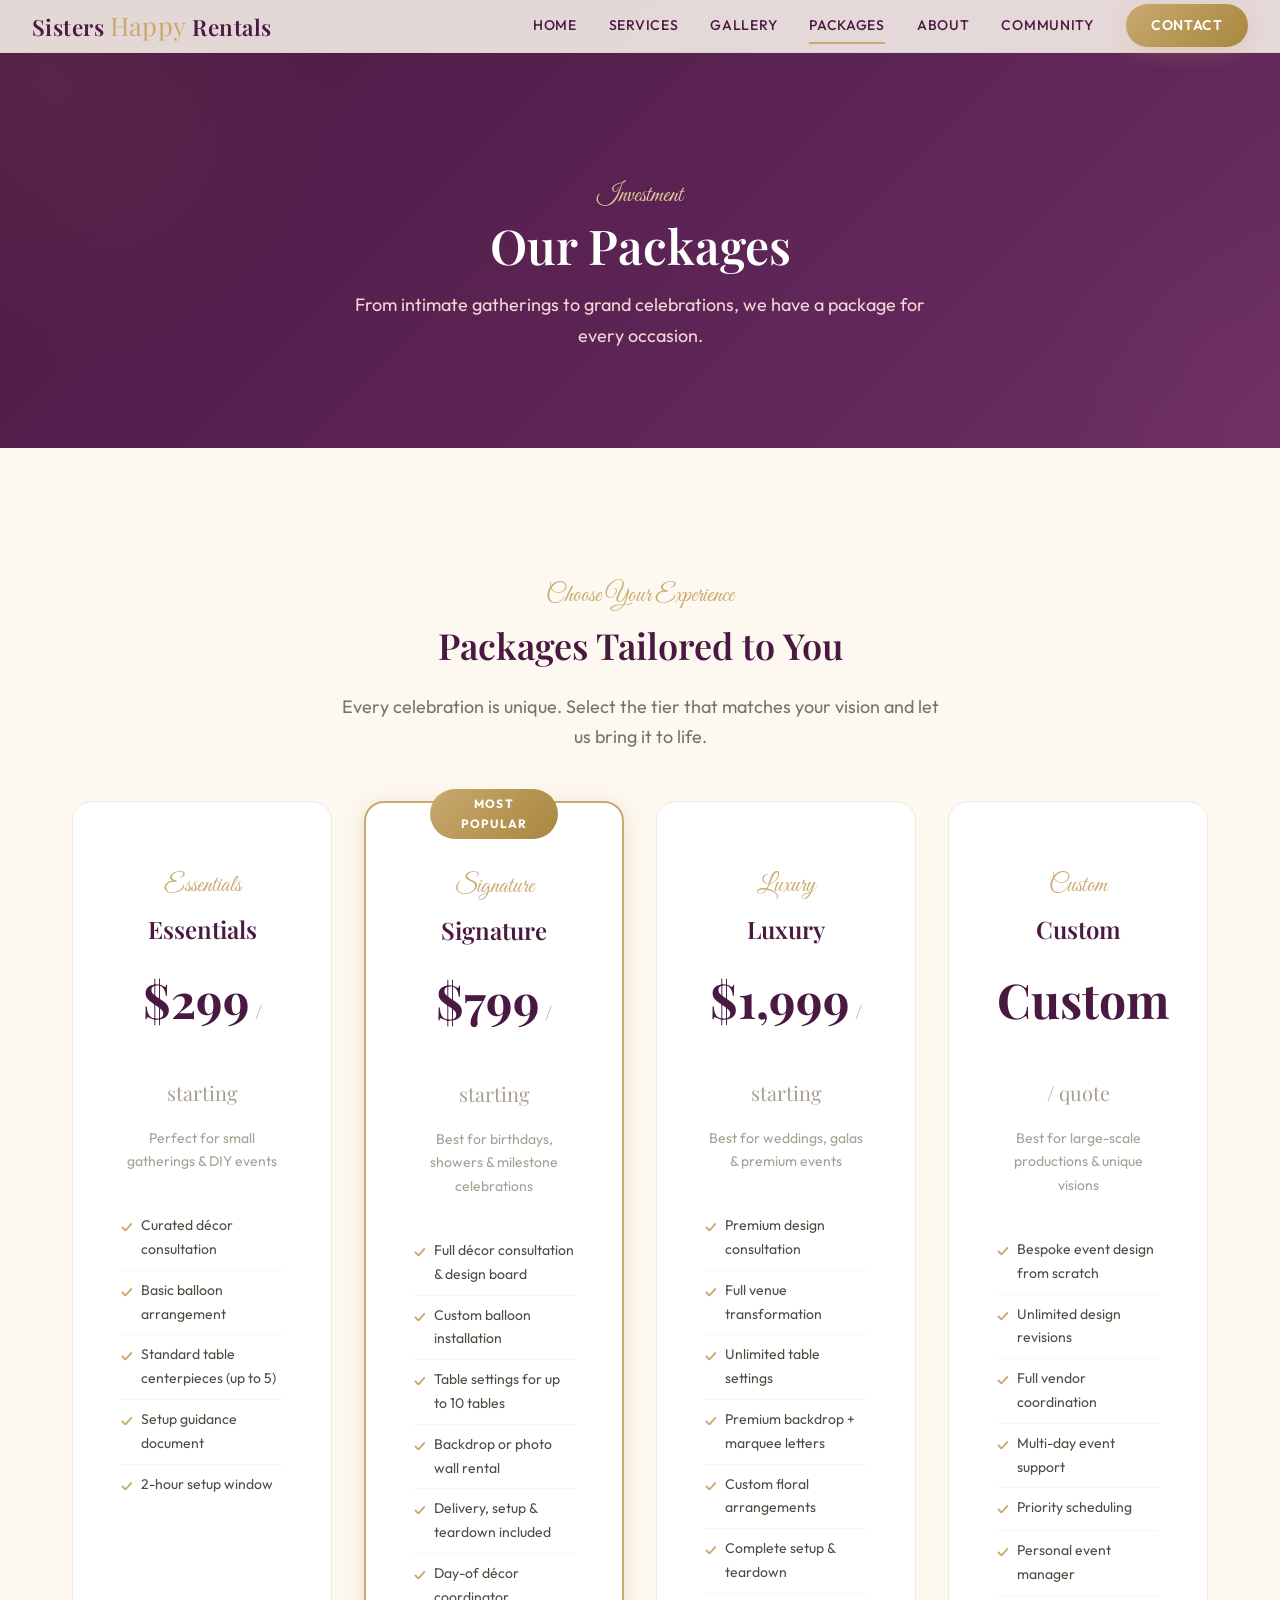
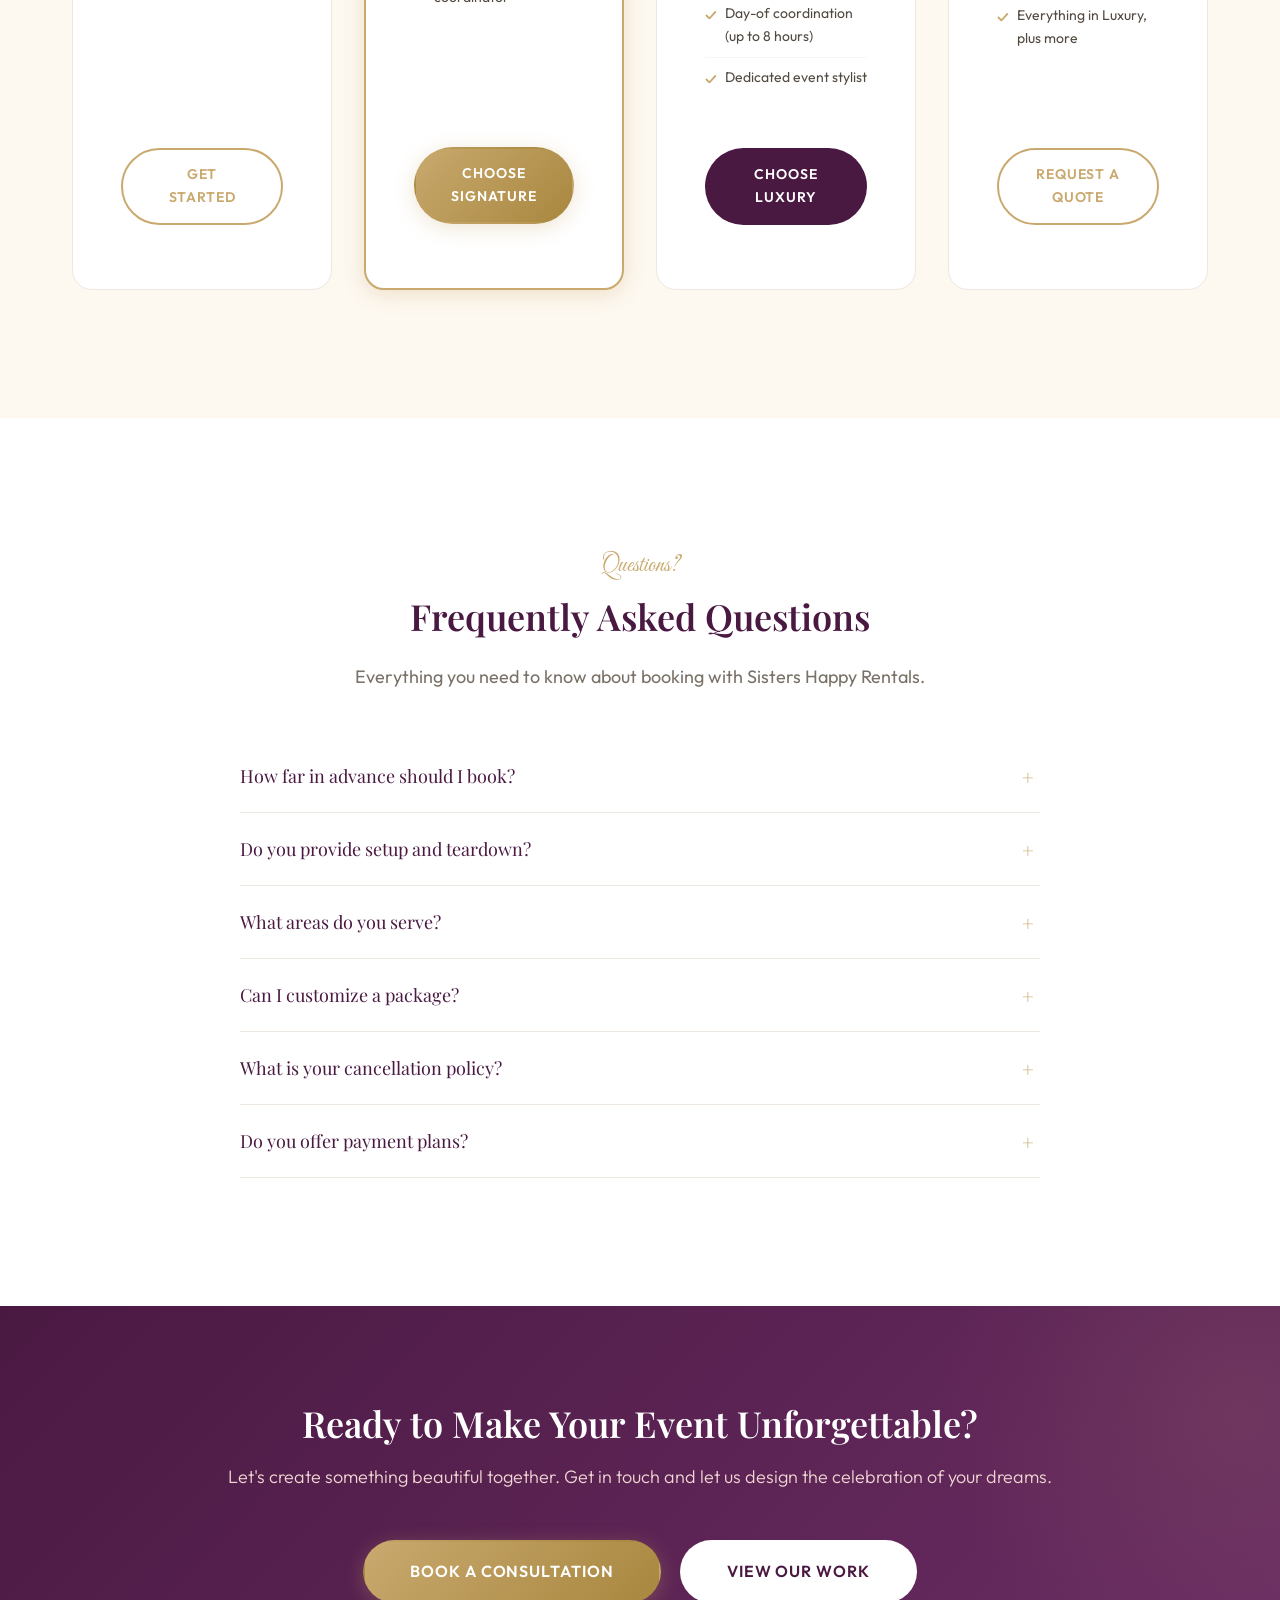
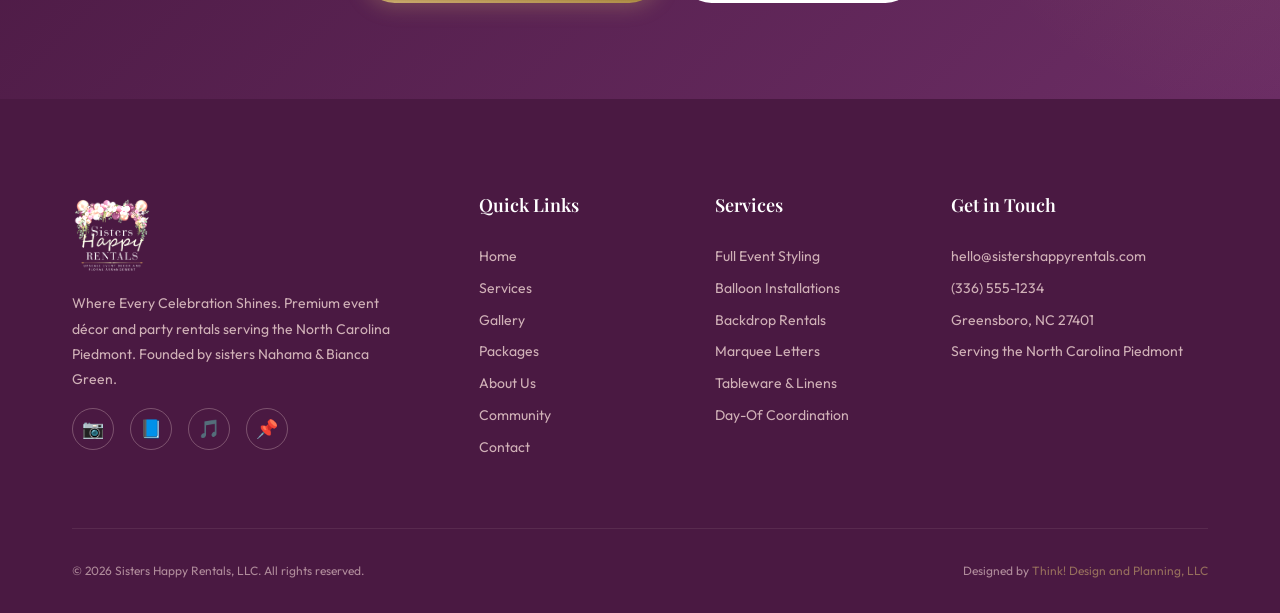
<file: packages.html>
<!DOCTYPE html>
<html lang="en">
<head>
  <meta charset="UTF-8">
  <meta name="viewport" content="width=device-width, initial-scale=1.0">
  <meta name="description" content="Explore Sisters Happy Rentals' event décor packages — from intimate gatherings starting at $299 to luxury venue transformations. Serving Greensboro, NC and the North Carolina Piedmont.">
  <meta name="keywords" content="event décor packages, party rental pricing, balloon installations Greensboro, wedding décor NC, event styling North Carolina Piedmont, Sisters Happy Rentals packages">
  <meta name="author" content="Sisters Happy Rentals, LLC">
  <meta property="og:title" content="Packages — Sisters Happy Rentals, LLC">
  <meta property="og:description" content="From intimate gatherings to grand celebrations, we have a package for every occasion. View our Essentials, Signature, Luxury, and Custom tiers.">
  <meta property="og:type" content="website">
  <meta property="og:image" content="assets/logo/logo.png">
  <link rel="canonical" href="packages.html">
  <title>Packages — Sisters Happy Rentals, LLC | Where Every Celebration Shines</title>
  <link rel="preconnect" href="https://fonts.googleapis.com">
  <link rel="preconnect" href="https://fonts.gstatic.com" crossorigin>
  <link href="https://fonts.googleapis.com/css2?family=Great+Vibes&family=Outfit:wght@300;400;500;600;700&family=Playfair+Display:ital,wght@0,400;0,500;0,600;0,700;1,400;1,500&display=swap" rel="stylesheet">
  <link rel="stylesheet" href="css/style.css">
</head>
<body>

  <!-- ==================== NAVIGATION ==================== -->
  <nav class="nav" id="main-nav" role="navigation" aria-label="Main navigation">
    <div class="nav__inner">
      <a href="index.html" class="nav__logo" aria-label="Sisters Happy Rentals — Home">
        <span class="nav__logo-text">Sisters <em>Happy</em> Rentals</span>
      </a>

      <div class="nav__links">
        <a href="index.html" class="nav__link">Home</a>
        <a href="services.html" class="nav__link">Services</a>
        <a href="gallery.html" class="nav__link">Gallery</a>
        <a href="packages.html" class="nav__link active">Packages</a>
        <a href="about.html" class="nav__link">About</a>
        <a href="community.html" class="nav__link">Community</a>
        <a href="contact.html" class="nav__cta">Contact</a>
      </div>

      <!-- Hamburger -->
      <button class="nav__hamburger" id="nav-hamburger" aria-label="Toggle mobile menu" aria-expanded="false">
        <span></span>
        <span></span>
        <span></span>
      </button>
    </div>

    <!-- Mobile Nav -->
    <div class="nav__mobile" id="mobile-nav">
      <a href="index.html">Home</a>
      <a href="services.html">Services</a>
      <a href="gallery.html">Gallery</a>
      <a href="packages.html">Packages</a>
      <a href="about.html">About</a>
      <a href="contact.html">Contact</a>
    </div>
  </nav>


  <!-- ==================== PAGE HEADER ==================== -->
  <header class="page-header" id="packages-hero">
    <div class="container text-center">
      <span class="page-header__label">Investment</span>
      <h1 class="page-header__title">Our Packages</h1>
      <p class="page-header__subtitle">From intimate gatherings to grand celebrations, we have a package for every occasion.</p>
    </div>
  </header>


  <!-- ==================== PRICING GRID ==================== -->
  <section class="section section--ivory" id="pricing-tiers" aria-labelledby="pricing-heading">
    <div class="container">
      <div class="text-center reveal">
        <span class="section-label">Choose Your Experience</span>
        <h2 class="section-title" id="pricing-heading">Packages Tailored to You</h2>
        <p class="section-subtitle">Every celebration is unique. Select the tier that matches your vision and let us bring it to life.</p>
      </div>

      <div class="pricing-grid stagger-children" id="pricing-cards">

        <!-- ── ESSENTIALS ── -->
        <div class="pricing-card" id="pricing-essentials">
          <span class="pricing-card__tier">Essentials</span>
          <h3 class="pricing-card__name">Essentials</h3>
          <div class="pricing-card__price">$299<span> / starting</span></div>
          <p class="pricing-card__desc">Perfect for small gatherings &amp; DIY events</p>
          <ul class="pricing-card__features">
            <li class="pricing-card__feature">
              <span class="pricing-card__check">✓</span>
              <span>Curated décor consultation</span>
            </li>
            <li class="pricing-card__feature">
              <span class="pricing-card__check">✓</span>
              <span>Basic balloon arrangement</span>
            </li>
            <li class="pricing-card__feature">
              <span class="pricing-card__check">✓</span>
              <span>Standard table centerpieces (up to 5)</span>
            </li>
            <li class="pricing-card__feature">
              <span class="pricing-card__check">✓</span>
              <span>Setup guidance document</span>
            </li>
            <li class="pricing-card__feature">
              <span class="pricing-card__check">✓</span>
              <span>2-hour setup window</span>
            </li>
          </ul>
          <a href="contact.html" class="btn btn--secondary">Get Started</a>
        </div>

        <!-- ── SIGNATURE (FEATURED) ── -->
        <div class="pricing-card pricing-card--featured" id="pricing-signature">
          <span class="pricing-card__badge">Most Popular</span>
          <span class="pricing-card__tier">Signature</span>
          <h3 class="pricing-card__name">Signature</h3>
          <div class="pricing-card__price">$799<span> / starting</span></div>
          <p class="pricing-card__desc">Best for birthdays, showers &amp; milestone celebrations</p>
          <ul class="pricing-card__features">
            <li class="pricing-card__feature">
              <span class="pricing-card__check">✓</span>
              <span>Full décor consultation &amp; design board</span>
            </li>
            <li class="pricing-card__feature">
              <span class="pricing-card__check">✓</span>
              <span>Custom balloon installation</span>
            </li>
            <li class="pricing-card__feature">
              <span class="pricing-card__check">✓</span>
              <span>Table settings for up to 10 tables</span>
            </li>
            <li class="pricing-card__feature">
              <span class="pricing-card__check">✓</span>
              <span>Backdrop or photo wall rental</span>
            </li>
            <li class="pricing-card__feature">
              <span class="pricing-card__check">✓</span>
              <span>Delivery, setup &amp; teardown included</span>
            </li>
            <li class="pricing-card__feature">
              <span class="pricing-card__check">✓</span>
              <span>Day-of décor coordinator</span>
            </li>
          </ul>
          <a href="contact.html" class="btn btn--primary">Choose Signature</a>
        </div>

        <!-- ── LUXURY ── -->
        <div class="pricing-card" id="pricing-luxury">
          <span class="pricing-card__tier">Luxury</span>
          <h3 class="pricing-card__name">Luxury</h3>
          <div class="pricing-card__price">$1,999<span> / starting</span></div>
          <p class="pricing-card__desc">Best for weddings, galas &amp; premium events</p>
          <ul class="pricing-card__features">
            <li class="pricing-card__feature">
              <span class="pricing-card__check">✓</span>
              <span>Premium design consultation</span>
            </li>
            <li class="pricing-card__feature">
              <span class="pricing-card__check">✓</span>
              <span>Full venue transformation</span>
            </li>
            <li class="pricing-card__feature">
              <span class="pricing-card__check">✓</span>
              <span>Unlimited table settings</span>
            </li>
            <li class="pricing-card__feature">
              <span class="pricing-card__check">✓</span>
              <span>Premium backdrop + marquee letters</span>
            </li>
            <li class="pricing-card__feature">
              <span class="pricing-card__check">✓</span>
              <span>Custom floral arrangements</span>
            </li>
            <li class="pricing-card__feature">
              <span class="pricing-card__check">✓</span>
              <span>Complete setup &amp; teardown</span>
            </li>
            <li class="pricing-card__feature">
              <span class="pricing-card__check">✓</span>
              <span>Day-of coordination (up to 8 hours)</span>
            </li>
            <li class="pricing-card__feature">
              <span class="pricing-card__check">✓</span>
              <span>Dedicated event stylist</span>
            </li>
          </ul>
          <a href="contact.html" class="btn btn--plum">Choose Luxury</a>
        </div>

        <!-- ── CUSTOM ── -->
        <div class="pricing-card" id="pricing-custom">
          <span class="pricing-card__tier">Custom</span>
          <h3 class="pricing-card__name">Custom</h3>
          <div class="pricing-card__price">Custom<span> / quote</span></div>
          <p class="pricing-card__desc">Best for large-scale productions &amp; unique visions</p>
          <ul class="pricing-card__features">
            <li class="pricing-card__feature">
              <span class="pricing-card__check">✓</span>
              <span>Bespoke event design from scratch</span>
            </li>
            <li class="pricing-card__feature">
              <span class="pricing-card__check">✓</span>
              <span>Unlimited design revisions</span>
            </li>
            <li class="pricing-card__feature">
              <span class="pricing-card__check">✓</span>
              <span>Full vendor coordination</span>
            </li>
            <li class="pricing-card__feature">
              <span class="pricing-card__check">✓</span>
              <span>Multi-day event support</span>
            </li>
            <li class="pricing-card__feature">
              <span class="pricing-card__check">✓</span>
              <span>Priority scheduling</span>
            </li>
            <li class="pricing-card__feature">
              <span class="pricing-card__check">✓</span>
              <span>Personal event manager</span>
            </li>
            <li class="pricing-card__feature">
              <span class="pricing-card__check">✓</span>
              <span>Everything in Luxury, plus more</span>
            </li>
          </ul>
          <a href="contact.html" class="btn btn--secondary">Request a Quote</a>
        </div>

      </div><!-- /pricing-grid -->
    </div>
  </section>


  <!-- ==================== FAQ SECTION ==================== -->
  <section class="section section--white" id="packages-faq" aria-labelledby="faq-heading">
    <div class="container">
      <div class="text-center reveal">
        <span class="section-label">Questions?</span>
        <h2 class="section-title" id="faq-heading">Frequently Asked Questions</h2>
        <p class="section-subtitle">Everything you need to know about booking with Sisters Happy Rentals.</p>
      </div>

      <div class="faq-list reveal" id="faq-accordion">

        <!-- FAQ 1 -->
        <div class="faq-item" id="faq-booking-advance">
          <button class="faq-question" aria-expanded="false" aria-controls="faq-answer-1">
            <span>How far in advance should I book?</span>
            <span class="faq-icon">+</span>
          </button>
          <div class="faq-answer" id="faq-answer-1" role="region">
            <div class="faq-answer__inner">
              We recommend booking at least 2–4 weeks in advance for standard packages, and 6–8 weeks for weddings and large events. Peak season (May–October) fills up quickly!
            </div>
          </div>
        </div>

        <!-- FAQ 2 -->
        <div class="faq-item" id="faq-setup-teardown">
          <button class="faq-question" aria-expanded="false" aria-controls="faq-answer-2">
            <span>Do you provide setup and teardown?</span>
            <span class="faq-icon">+</span>
          </button>
          <div class="faq-answer" id="faq-answer-2" role="region">
            <div class="faq-answer__inner">
              Yes! All Signature, Luxury, and Custom packages include full setup and teardown. Essentials packages include a detailed setup guide.
            </div>
          </div>
        </div>

        <!-- FAQ 3 -->
        <div class="faq-item" id="faq-service-area">
          <button class="faq-question" aria-expanded="false" aria-controls="faq-answer-3">
            <span>What areas do you serve?</span>
            <span class="faq-icon">+</span>
          </button>
          <div class="faq-answer" id="faq-answer-3" role="region">
            <div class="faq-answer__inner">
              We proudly serve the entire North Carolina Piedmont including Greensboro, Winston-Salem, High Point, Burlington, Kernersville, Thomasville, Lexington, and Asheboro. Travel fees may apply for locations outside our core service area.
            </div>
          </div>
        </div>

        <!-- FAQ 4 -->
        <div class="faq-item" id="faq-customize">
          <button class="faq-question" aria-expanded="false" aria-controls="faq-answer-4">
            <span>Can I customize a package?</span>
            <span class="faq-icon">+</span>
          </button>
          <div class="faq-answer" id="faq-answer-4" role="region">
            <div class="faq-answer__inner">
              Absolutely! Our packages are starting points. We love creating custom experiences tailored to your vision and budget. Contact us for a personalized quote.
            </div>
          </div>
        </div>

        <!-- FAQ 5 -->
        <div class="faq-item" id="faq-cancellation">
          <button class="faq-question" aria-expanded="false" aria-controls="faq-answer-5">
            <span>What is your cancellation policy?</span>
            <span class="faq-icon">+</span>
          </button>
          <div class="faq-answer" id="faq-answer-5" role="region">
            <div class="faq-answer__inner">
              We require a 50% deposit to secure your date. Cancellations made 14+ days before the event receive a full refund of the deposit. Cancellations within 14 days are non-refundable but can be applied to a future event date.
            </div>
          </div>
        </div>

        <!-- FAQ 6 -->
        <div class="faq-item" id="faq-payment-plans">
          <button class="faq-question" aria-expanded="false" aria-controls="faq-answer-6">
            <span>Do you offer payment plans?</span>
            <span class="faq-icon">+</span>
          </button>
          <div class="faq-answer" id="faq-answer-6" role="region">
            <div class="faq-answer__inner">
              Yes! For events over $500, we offer flexible payment plans. Pay your deposit to secure the date, then split the remaining balance into manageable payments.
            </div>
          </div>
        </div>

      </div><!-- /faq-list -->
    </div>
  </section>


  <!-- ==================== CTA BANNER ==================== -->
  <section class="cta-banner" id="packages-cta" aria-labelledby="cta-heading">
    <div class="container reveal">
      <h2 class="cta-banner__title" id="cta-heading">Ready to Make Your Event Unforgettable?</h2>
      <p class="cta-banner__subtitle">Let's create something beautiful together. Get in touch and let us design the celebration of your dreams.</p>
      <div>
        <a href="contact.html" class="btn btn--primary btn--lg">Book a Consultation</a>
        <a href="gallery.html" class="btn btn--white btn--lg" style="margin-left: 1rem;">View Our Work</a>
      </div>
    </div>
  </section>


  <!-- ==================== FOOTER ==================== -->
  <footer class="footer" id="site-footer" role="contentinfo">
    <div class="container">
      <div class="footer__grid">

        <!-- Brand -->
        <div class="footer__brand">
          <a href="index.html" aria-label="Sisters Happy Rentals — Home">
            <img src="assets/logo/logo copy transparent.png" alt="Sisters Happy Rentals LLC logo" class="footer__logo">
          </a>
          <p>Where Every Celebration Shines. Premium event décor and party rentals serving the North Carolina Piedmont. Founded by sisters Nahama &amp; Bianca Green.</p>
          <div class="footer__social">
            <a href="#" class="footer__social-link" aria-label="Instagram">📷</a>
            <a href="#" class="footer__social-link" aria-label="Facebook">📘</a>
            <a href="#" class="footer__social-link" aria-label="TikTok">🎵</a>
            <a href="#" class="footer__social-link" aria-label="Pinterest">📌</a>
          </div>
        </div>

        <!-- Quick Links -->
        <div class="footer__nav">
          <h4 class="footer__heading">Quick Links</h4>
          <a href="index.html" class="footer__link">Home</a>
          <a href="services.html" class="footer__link">Services</a>
          <a href="gallery.html" class="footer__link">Gallery</a>
          <a href="packages.html" class="footer__link">Packages</a>
          <a href="about.html" class="footer__link">About Us</a>
                    <a href="community.html" class="footer__link">Community</a>
          <a href="contact.html" class="footer__link">Contact</a>
        </div>

        <!-- Services -->
        <div class="footer__services">
          <h4 class="footer__heading">Services</h4>
          <a href="services.html" class="footer__link">Full Event Styling</a>
          <a href="services.html" class="footer__link">Balloon Installations</a>
          <a href="services.html" class="footer__link">Backdrop Rentals</a>
          <a href="services.html" class="footer__link">Marquee Letters</a>
          <a href="services.html" class="footer__link">Tableware &amp; Linens</a>
          <a href="services.html" class="footer__link">Day-Of Coordination</a>
        </div>

        <!-- Contact Info -->
        <div class="footer__contact">
          <h4 class="footer__heading">Get in Touch</h4>
          <a href="mailto:hello@sistershappyrentals.com" class="footer__link">hello@sistershappyrentals.com</a>
          <a href="tel:+13365551234" class="footer__link">(336) 555-1234</a>
          <span class="footer__link">Greensboro, NC 27401</span>
          <span class="footer__link">Serving the North Carolina Piedmont</span>
        </div>

      </div><!-- /footer__grid -->

      <div class="footer__bottom">
        <span>&copy; 2026 Sisters Happy Rentals, LLC. All rights reserved.</span>
        <span>Designed by <a href="https://thinkdesignandplanning.com" target="_blank" rel="noopener" style="color: var(--gold); text-decoration: none;">Think! Design and Planning, LLC</a></span>
      </div>
    </div>
  </footer>

  <script src="js/main.js"></script>
</body>
</html>
</file>
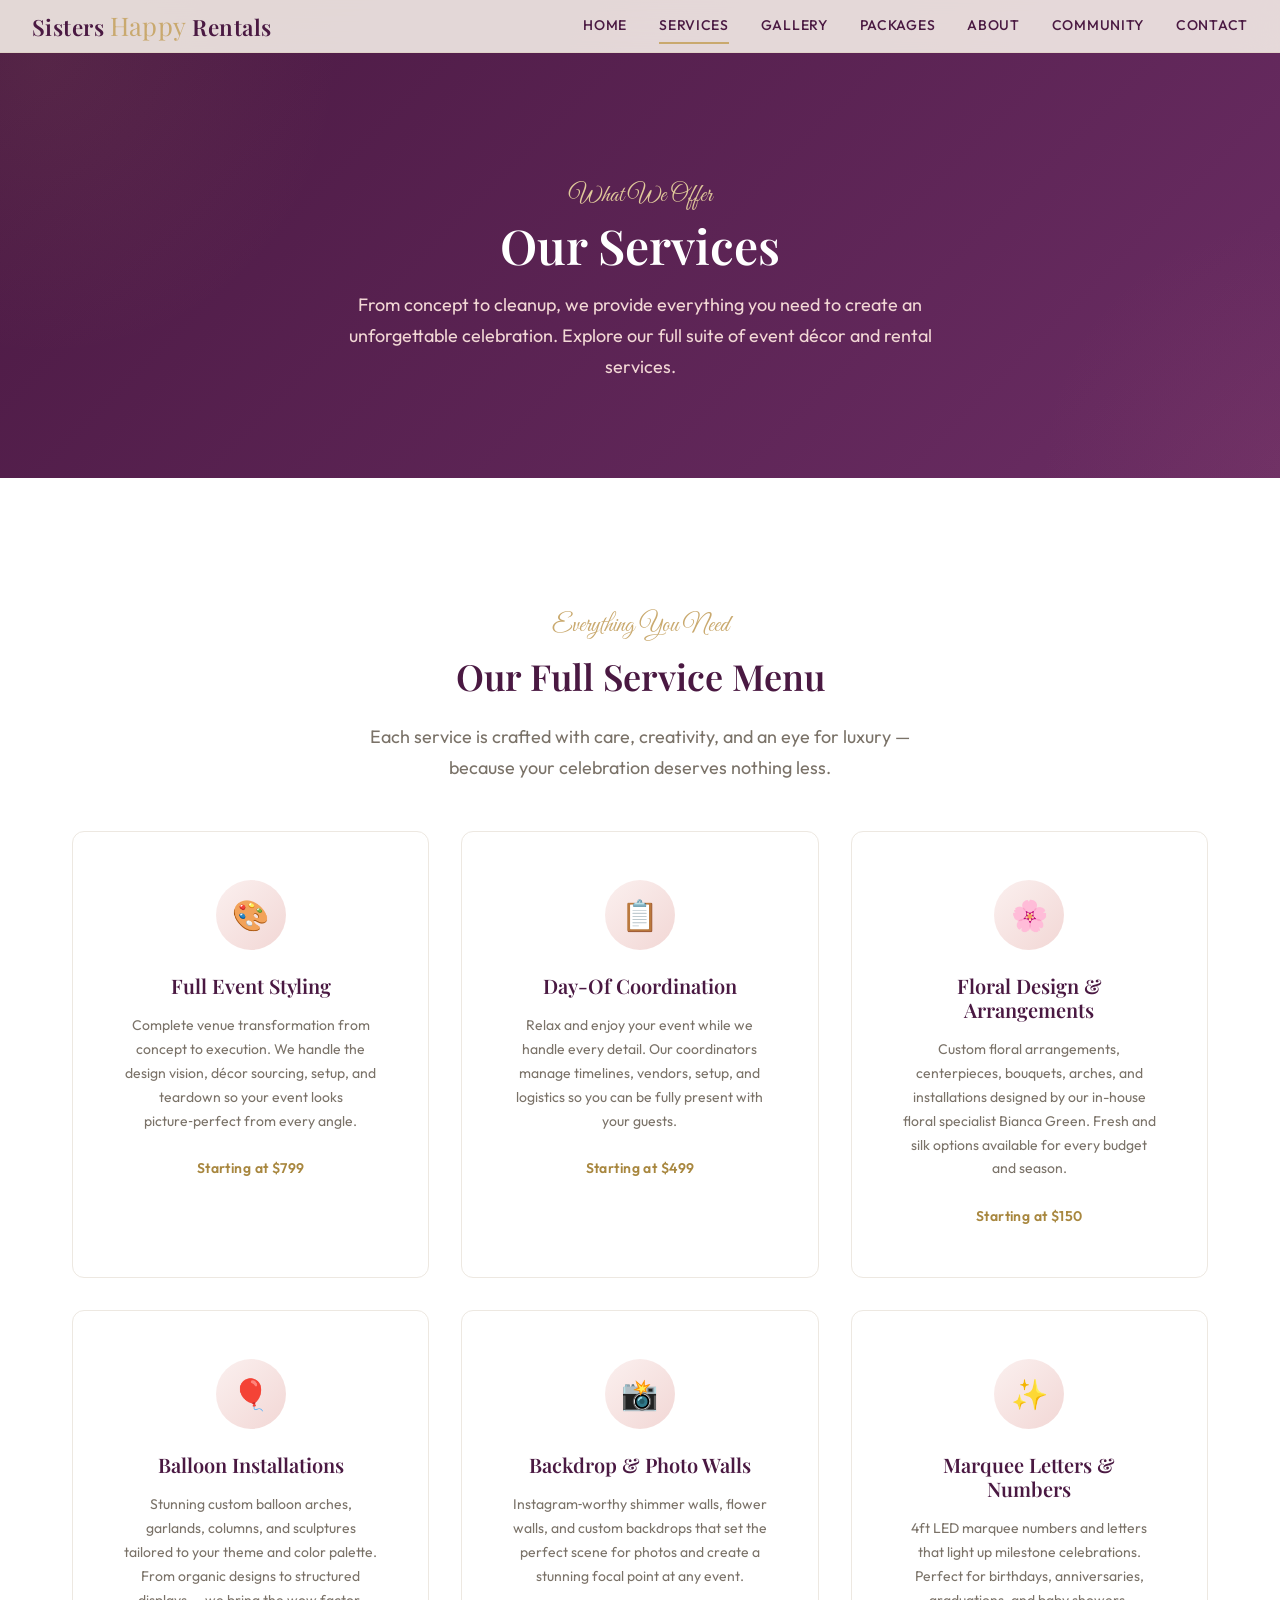
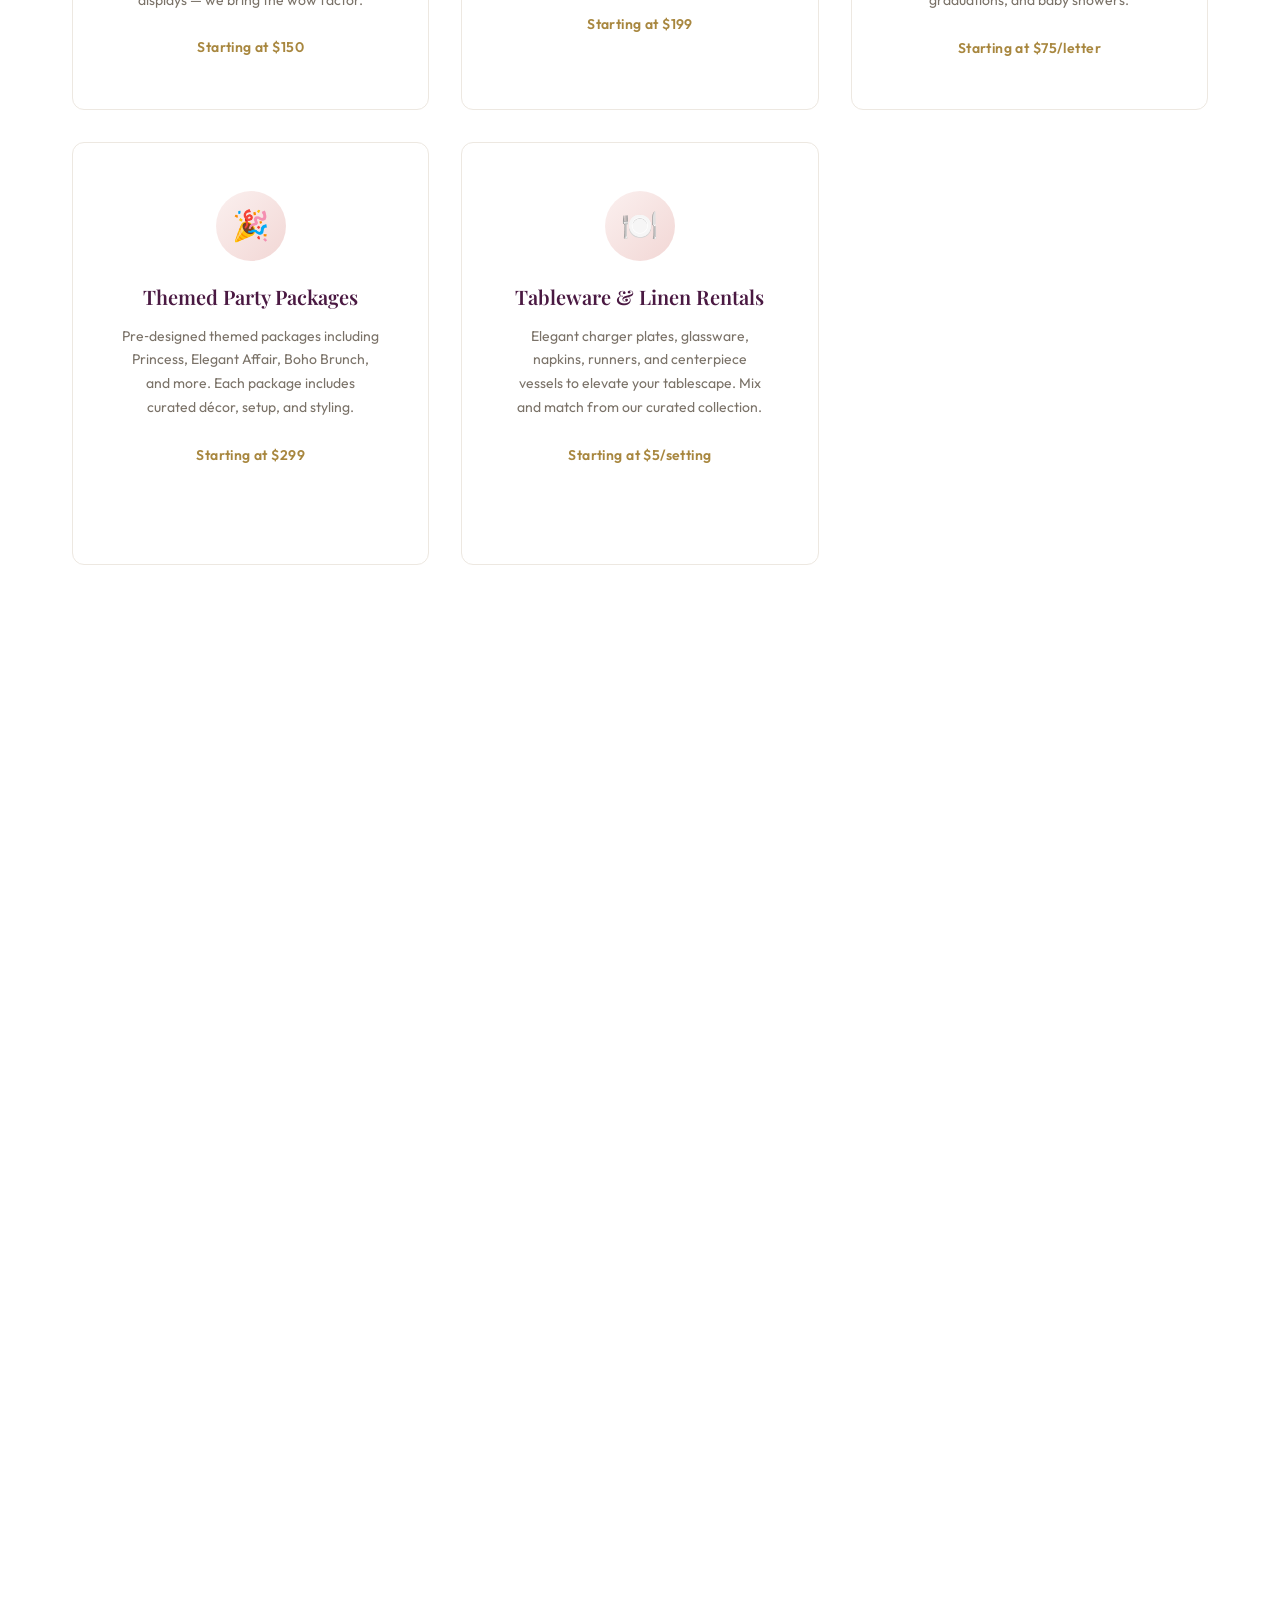
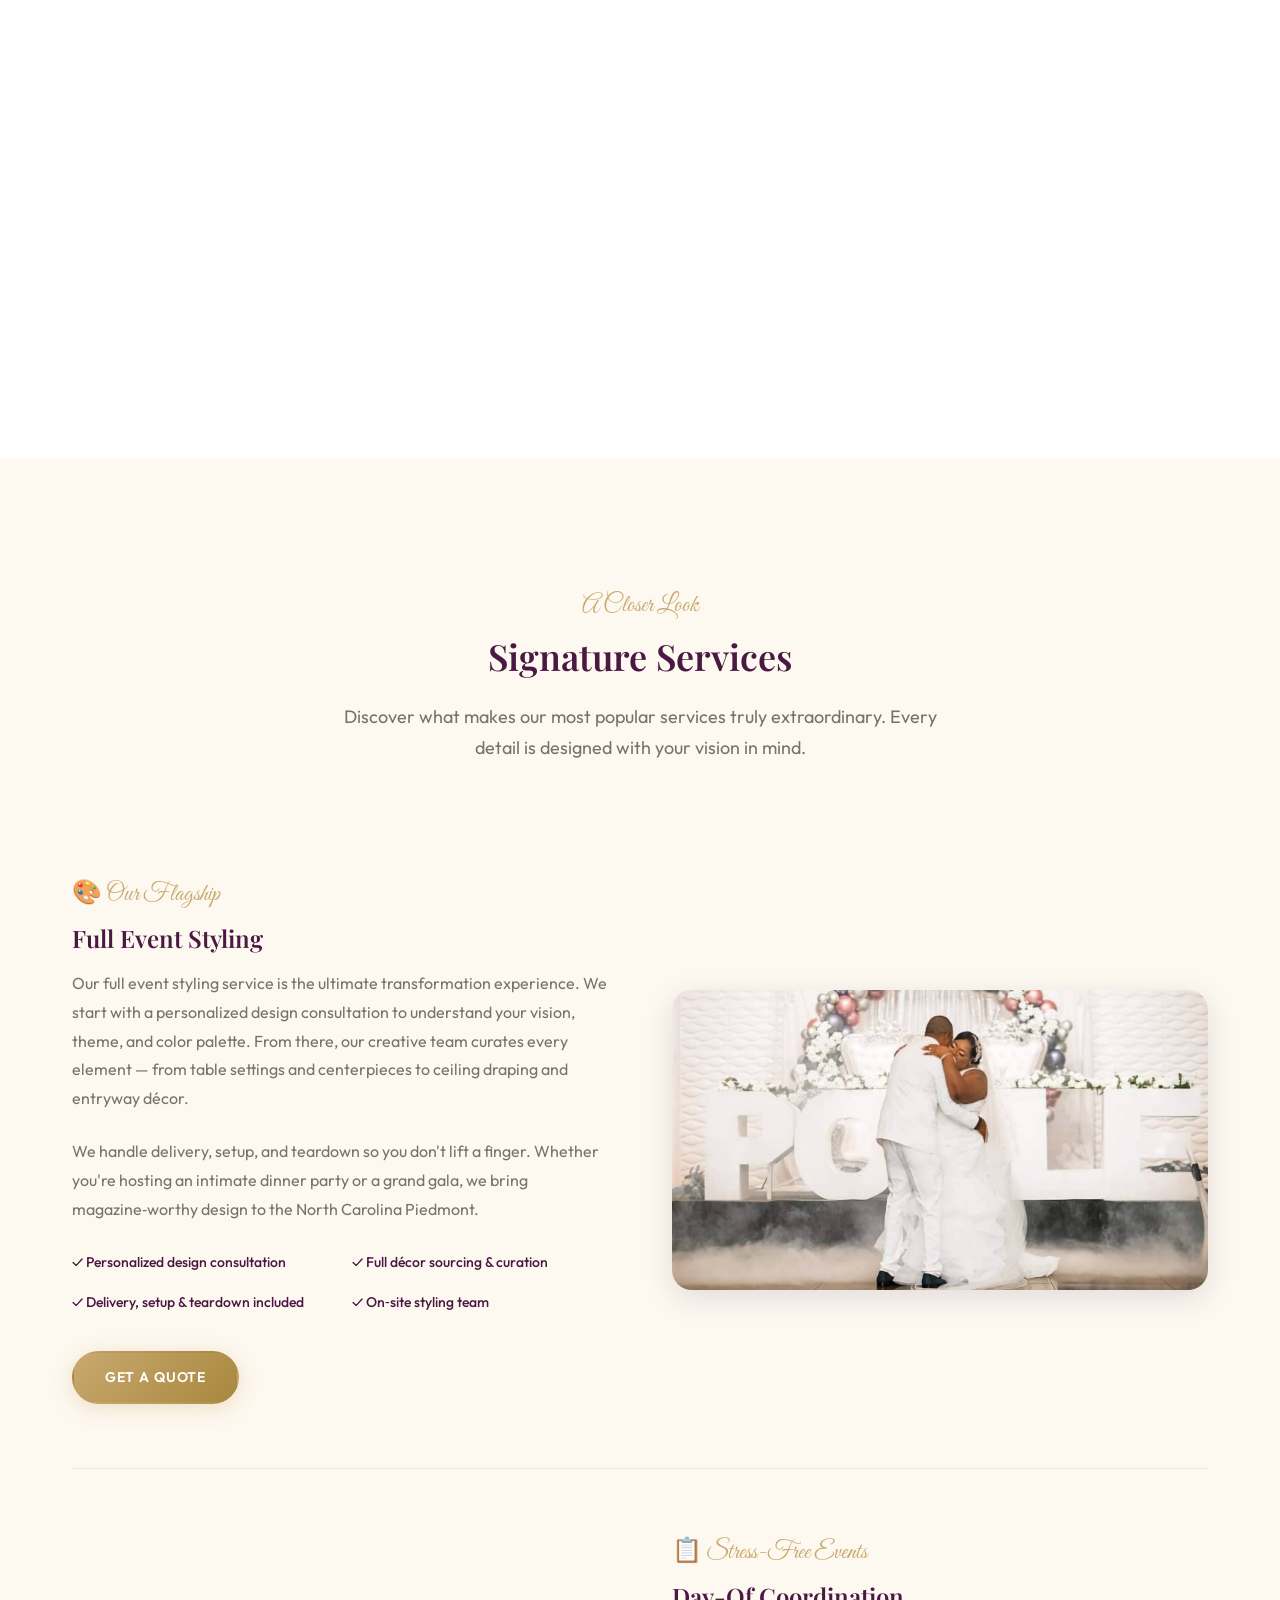
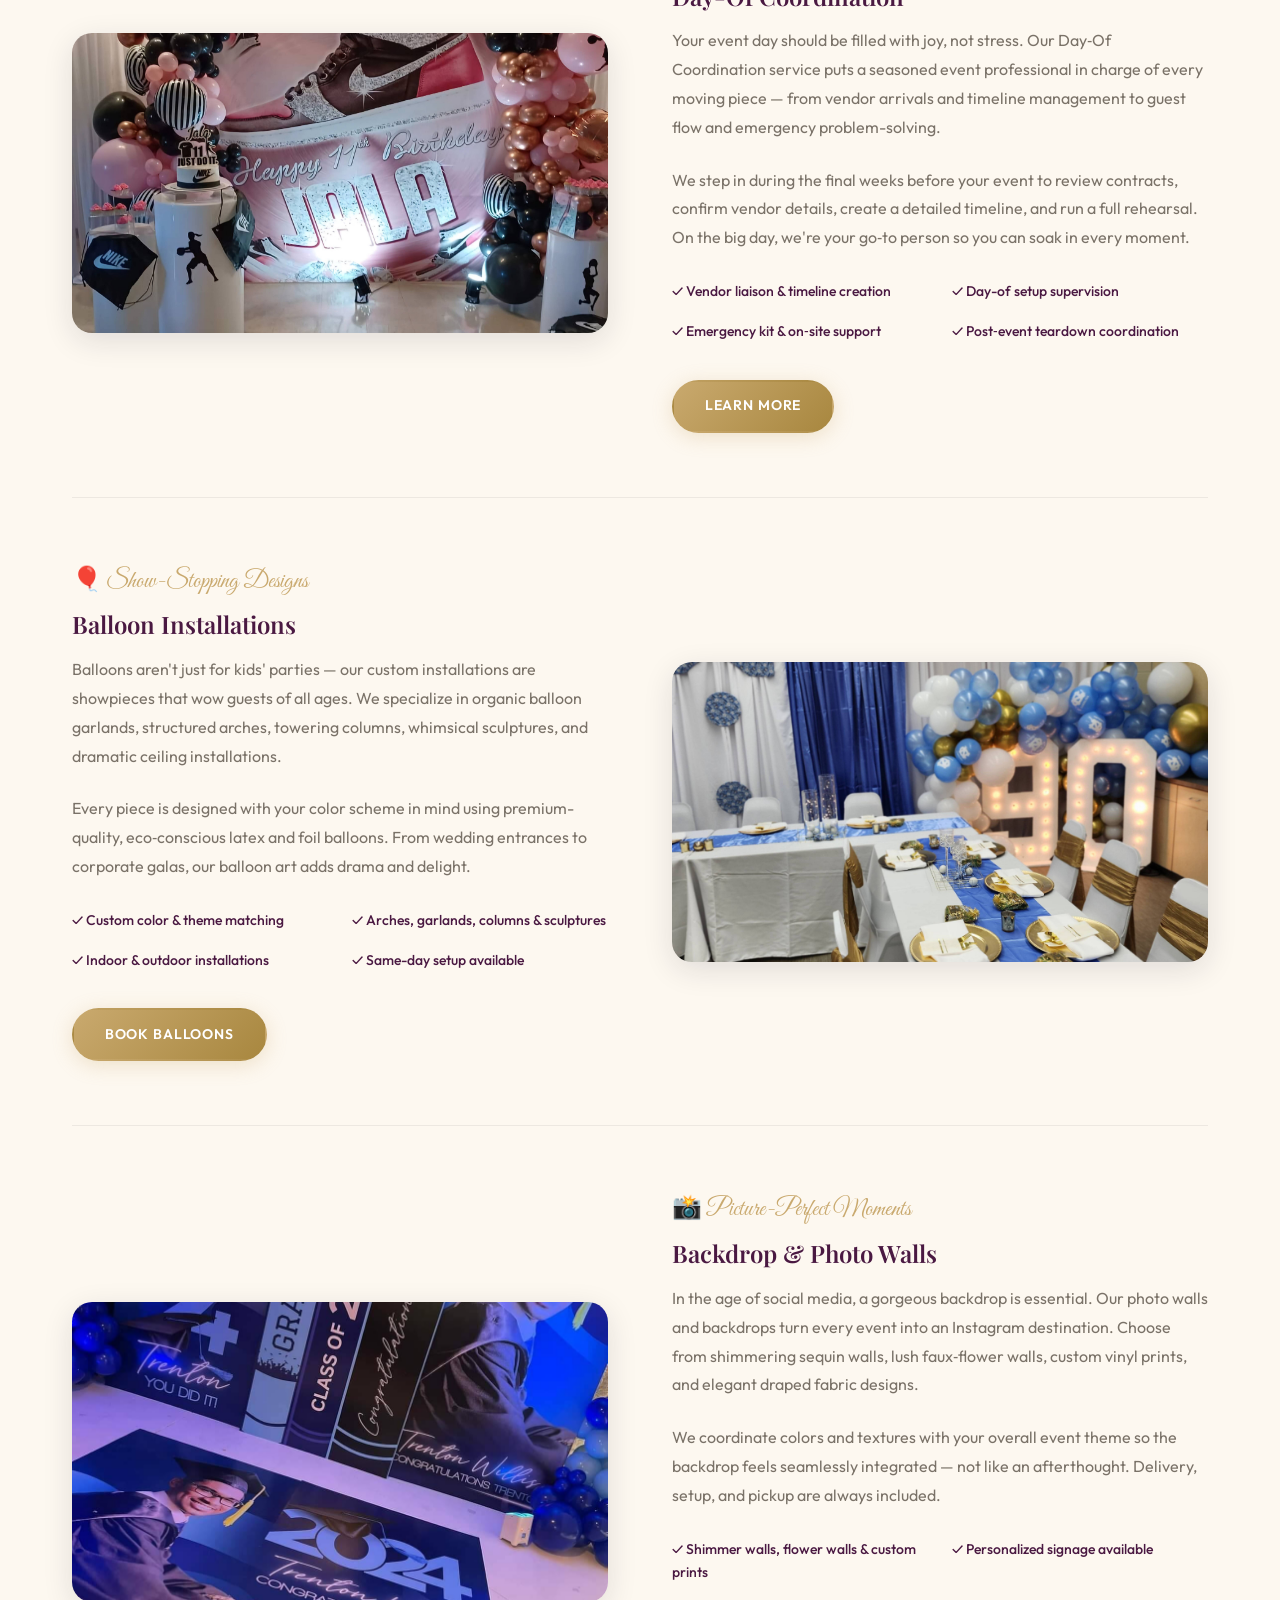
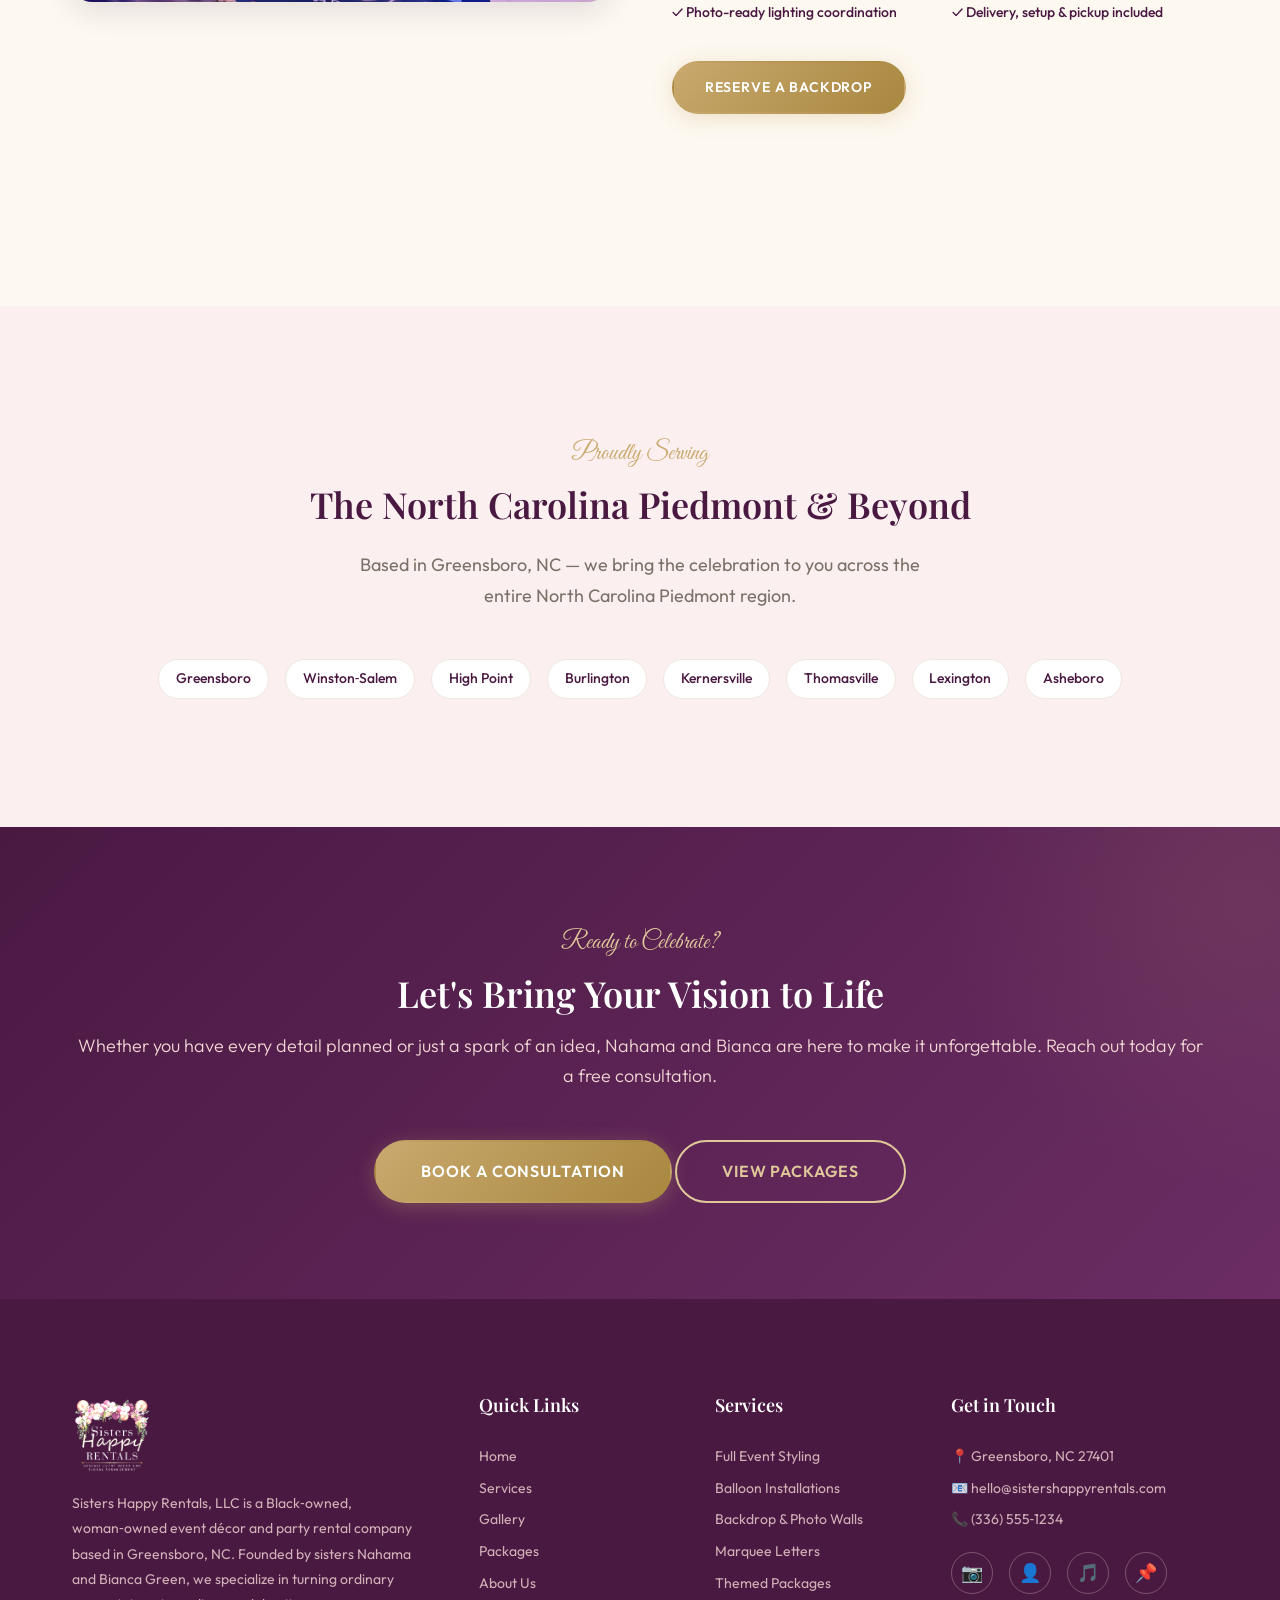
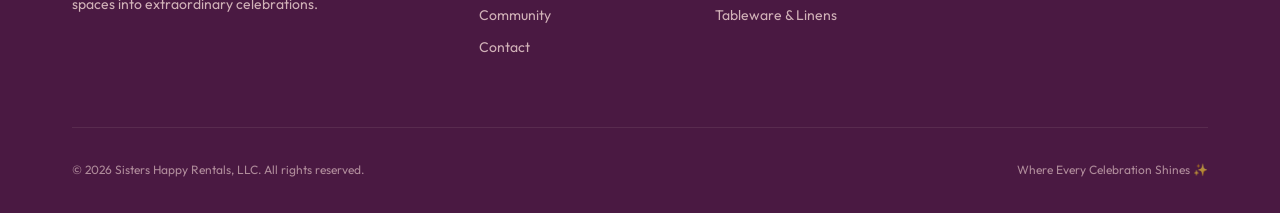
<file: services.html>
<!DOCTYPE html>
<html lang="en">
<head>
  <meta charset="UTF-8">
  <meta name="viewport" content="width=device-width, initial-scale=1.0">
  <meta name="description" content="Event rental services in Greensboro, NC — full event styling, balloon installations, backdrop rentals, marquee letters, themed party packages, and more. Sisters Happy Rentals, LLC.">
  <meta name="keywords" content="event rental services Greensboro NC, party rentals, balloon installations, backdrop rentals, marquee letters, event styling, day-of coordination, themed party packages, tableware rentals, dessert table styling, North Carolina Piedmont">
  <meta name="author" content="Sisters Happy Rentals, LLC">
  <meta name="robots" content="index, follow">

  <!-- Open Graph -->
  <meta property="og:title" content="Our Services | Sisters Happy Rentals, LLC">
  <meta property="og:description" content="Premium event decor and party rental services in Greensboro, NC. From full event styling to balloon installations — we make every celebration shine.">
  <meta property="og:type" content="website">
  <meta property="og:image" content="assets/images/hero-event.png">
  <meta property="og:url" content="services.html">

  <!-- Canonical -->
  <link rel="canonical" href="services.html">

  <title>Our Services | Sisters Happy Rentals, LLC — Event Rental Services Greensboro NC</title>

  <!-- Google Fonts -->
  <link rel="preconnect" href="https://fonts.googleapis.com">
  <link rel="preconnect" href="https://fonts.gstatic.com" crossorigin>
  <link href="https://fonts.googleapis.com/css2?family=Great+Vibes&family=Outfit:wght@300;400;500;600;700&family=Playfair+Display:ital,wght@0,400;0,500;0,600;0,700;1,400;1,500&display=swap" rel="stylesheet">

  <!-- Stylesheet -->
  <link rel="stylesheet" href="css/style.css">
</head>
<body>

  <!-- ========== NAVIGATION ========== -->
  <nav class="nav" id="main-nav" role="navigation" aria-label="Main navigation">
    <div class="nav__inner">
      <a href="index.html" class="nav__logo" aria-label="Sisters Happy Rentals — Home">
        <span class="nav__logo-text">Sisters <em>Happy</em> Rentals</span>
      </a>

      <div class="nav__links">
        <a href="index.html" class="nav__link">Home</a>
        <a href="services.html" class="nav__link active">Services</a>
        <a href="gallery.html" class="nav__link">Gallery</a>
        <a href="packages.html" class="nav__link">Packages</a>
        <a href="about.html" class="nav__link">About</a>
        <a href="community.html" class="nav__link">Community</a>
        <a href="contact.html" class="nav__link">Contact</a>
      </div>

      <!-- Hamburger -->
      <button class="nav__hamburger" id="nav-hamburger" aria-label="Toggle navigation menu" aria-expanded="false">
        <span></span>
        <span></span>
        <span></span>
      </button>
    </div>

    <!-- Mobile Nav -->
    <div class="nav__mobile" id="nav-mobile">
      <a href="index.html">Home</a>
      <a href="services.html">Services</a>
      <a href="gallery.html">Gallery</a>
      <a href="packages.html">Packages</a>
      <a href="about.html">About</a>
      <a href="contact.html">Contact</a>
      <a href="contact.html" class="btn btn--primary">Book Now</a>
    </div>
  </nav>

  <!-- ========== PAGE HEADER ========== -->
  <header class="page-header" id="services-header">
    <div class="container">
      <span class="page-header__label">What We Offer</span>
      <h1 class="page-header__title">Our Services</h1>
      <p class="page-header__subtitle">From concept to cleanup, we provide everything you need to create an unforgettable celebration. Explore our full suite of event décor and rental services.</p>
    </div>
  </header>

  <main>

    <!-- ========== SERVICES GRID ========== -->
    <section class="section section--white" id="services-overview" aria-label="All services overview">
      <div class="container">
        <div class="text-center">
          <span class="section-label">Everything You Need</span>
          <h2 class="section-title">Our Full Service Menu</h2>
          <p class="section-subtitle">Each service is crafted with care, creativity, and an eye for luxury — because your celebration deserves nothing less.</p>
        </div>

        <div class="services-grid stagger-children" id="services-card-grid">

          <!-- Service 1: Full Event Styling -->
          <article class="service-card" id="service-event-styling">
            <div class="service-card__icon" aria-hidden="true">🎨</div>
            <h3 class="service-card__title">Full Event Styling</h3>
            <p class="service-card__text">Complete venue transformation from concept to execution. We handle the design vision, décor sourcing, setup, and teardown so your event looks picture‑perfect from every angle.</p>
            <span class="service-card__price">Starting at $799</span>
          </article>

          <!-- Service 2: Day-Of Coordination -->
          <article class="service-card" id="service-day-of-coordination">
            <div class="service-card__icon" aria-hidden="true">📋</div>
            <h3 class="service-card__title">Day‑Of Coordination</h3>
            <p class="service-card__text">Relax and enjoy your event while we handle every detail. Our coordinators manage timelines, vendors, setup, and logistics so you can be fully present with your guests.</p>
            <span class="service-card__price">Starting at $499</span>
          </article>

          <!-- Service 3: Floral Design & Arrangements -->
          <article class="service-card" id="service-floral-design">
            <div class="service-card__icon" aria-hidden="true">🌸</div>
            <h3 class="service-card__title">Floral Design &amp; Arrangements</h3>
            <p class="service-card__text">Custom floral arrangements, centerpieces, bouquets, arches, and installations designed by our in-house floral specialist Bianca Green. Fresh and silk options available for every budget and season.</p>
            <span class="service-card__price">Starting at $150</span>
          </article>

          <!-- Service 4: Balloon Installations -->
          <article class="service-card" id="service-balloon-installations">
            <div class="service-card__icon" aria-hidden="true">🎈</div>
            <h3 class="service-card__title">Balloon Installations</h3>
            <p class="service-card__text">Stunning custom balloon arches, garlands, columns, and sculptures tailored to your theme and color palette. From organic designs to structured displays — we bring the wow factor.</p>
            <span class="service-card__price">Starting at $150</span>
          </article>

          <!-- Service 4: Backdrop & Photo Walls -->
          <article class="service-card" id="service-backdrop-photo-walls">
            <div class="service-card__icon" aria-hidden="true">📸</div>
            <h3 class="service-card__title">Backdrop &amp; Photo Walls</h3>
            <p class="service-card__text">Instagram‑worthy shimmer walls, flower walls, and custom backdrops that set the perfect scene for photos and create a stunning focal point at any event.</p>
            <span class="service-card__price">Starting at $199</span>
          </article>

          <!-- Service 5: Marquee Letters & Numbers -->
          <article class="service-card" id="service-marquee-letters">
            <div class="service-card__icon" aria-hidden="true">✨</div>
            <h3 class="service-card__title">Marquee Letters &amp; Numbers</h3>
            <p class="service-card__text">4ft LED marquee numbers and letters that light up milestone celebrations. Perfect for birthdays, anniversaries, graduations, and baby showers.</p>
            <span class="service-card__price">Starting at $75/letter</span>
          </article>

          <!-- Service 6: Themed Party Packages -->
          <article class="service-card" id="service-themed-packages">
            <div class="service-card__icon" aria-hidden="true">🎉</div>
            <h3 class="service-card__title">Themed Party Packages</h3>
            <p class="service-card__text">Pre‑designed themed packages including Princess, Elegant Affair, Boho Brunch, and more. Each package includes curated décor, setup, and styling.</p>
            <span class="service-card__price">Starting at $299</span>
          </article>

          <!-- Service 7: Tableware & Linen Rentals -->
          <article class="service-card" id="service-tableware-linens">
            <div class="service-card__icon" aria-hidden="true">🍽️</div>
            <h3 class="service-card__title">Tableware &amp; Linen Rentals</h3>
            <p class="service-card__text">Elegant charger plates, glassware, napkins, runners, and centerpiece vessels to elevate your tablescape. Mix and match from our curated collection.</p>
            <span class="service-card__price">Starting at $5/setting</span>
          </article>

          <!-- Service 8: Candy & Dessert Table Styling -->
          <article class="service-card" id="service-candy-dessert">
            <div class="service-card__icon" aria-hidden="true">🍰</div>
            <h3 class="service-card__title">Candy &amp; Dessert Table Styling</h3>
            <p class="service-card__text">Beautiful candy buffets and dessert table designs that are as delicious to look at as they are to eat. Custom color‑coordinated arrangements for every theme.</p>
            <span class="service-card__price">Starting at $199</span>
          </article>

          <!-- Service 10: Welcome & Seating Signage -->
          <article class="service-card" id="service-signage">
            <div class="service-card__icon" aria-hidden="true">🪧</div>
            <h3 class="service-card__title">Welcome &amp; Seating Signage</h3>
            <p class="service-card__text">Custom acrylic welcome signs, seating charts, table numbers, and directional signage designed to match your event's theme and color palette. Hand-lettered and printed options available.</p>
            <span class="service-card__price">Starting at $50</span>
          </article>

          <!-- Service 11: Arch & Arbor Rentals -->
          <article class="service-card" id="service-arch-rentals">
            <div class="service-card__icon" aria-hidden="true">🏛️</div>
            <h3 class="service-card__title">Arch &amp; Arbor Rentals</h3>
            <p class="service-card__text">Elegant wedding and event arches dressed with your choice of balloons, florals, draping, or greenery. Round, hexagonal, and classic arch frames available for ceremonies and photo ops.</p>
            <span class="service-card__price">Starting at $200</span>
          </article>

          <!-- Service 12: Luxury Picnic Setups -->
          <article class="service-card" id="service-luxury-picnic">
            <div class="service-card__icon" aria-hidden="true">🧺</div>
            <h3 class="service-card__title">Luxury Picnic Party Setups</h3>
            <p class="service-card__text">Curated boho-luxury picnic experiences with low tables, floor cushions, floral accents, curated tableware, and ambient lighting. Perfect for birthdays, proposals, bridal showers, and intimate gatherings.</p>
            <span class="service-card__price">Starting at $299</span>
          </article>

          <!-- Service 13: Event Draping & Ceiling Installations -->
          <article class="service-card" id="service-draping">
            <div class="service-card__icon" aria-hidden="true">🎀</div>
            <h3 class="service-card__title">Event Draping &amp; Ceiling Installations</h3>
            <p class="service-card__text">Transform any venue with luxurious fabric draping for ceilings, walls, and entryways. Sheer, satin, and velvet options in custom colors to add drama and elegance to your space.</p>
            <span class="service-card__price">Starting at $300</span>
          </article>

          <!-- Service 14: Proposal & Intimate Setup Styling -->
          <article class="service-card" id="service-proposals">
            <div class="service-card__icon" aria-hidden="true">💍</div>
            <h3 class="service-card__title">Proposal &amp; Intimate Setup Styling</h3>
            <p class="service-card__text">Romantic, Instagram-worthy setups for proposals, anniversaries, and date nights. Rose petals, candles, florals, balloons, and personalized signage — we create the moment so you can focus on the magic.</p>
            <span class="service-card__price">Starting at $199</span>
          </article>

          <!-- Service 15: Holiday & Seasonal Décor -->
          <article class="service-card" id="service-holiday-decor">
            <div class="service-card__icon" aria-hidden="true">🎄</div>
            <h3 class="service-card__title">Holiday &amp; Seasonal Décor</h3>
            <p class="service-card__text">Festive décor packages for Christmas, Valentine's Day, Easter, graduation season, and more. We style your home, office, or event space with seasonal elegance — no stress, all cheer.</p>
            <span class="service-card__price">Starting at $150</span>
          </article>

          <!-- Service 16: Corporate Event Branding -->
          <article class="service-card" id="service-corporate-branding">
            <div class="service-card__icon" aria-hidden="true">🏢</div>
            <h3 class="service-card__title">Corporate Event Branding</h3>
            <p class="service-card__text">Branded event décor for corporate gatherings, product launches, grand openings, and team celebrations. Custom logo backdrops, branded color schemes, table displays, and professional staging.</p>
            <span class="service-card__price">Starting at $500</span>
          </article>

          <!-- Service 17: Venue Walk-Through Consultation -->
          <article class="service-card" id="service-consultation">
            <div class="service-card__icon" aria-hidden="true">📐</div>
            <h3 class="service-card__title">Venue Walk‑Through Consultation</h3>
            <p class="service-card__text">Book a one-on-one venue consultation with our styling team. We'll tour your space, discuss your vision, recommend layouts, and create a custom décor plan tailored to your event and budget.</p>
            <span class="service-card__price">Starting at $75/hr</span>
          </article>

        </div>
      </div>
    </section>

    <!-- ========== DETAILED SERVICE SECTIONS ========== -->
    <section class="section section--ivory" id="services-detail" aria-label="Featured services in detail">
      <div class="container">
        <div class="text-center">
          <span class="section-label">A Closer Look</span>
          <h2 class="section-title">Signature Services</h2>
          <p class="section-subtitle">Discover what makes our most popular services truly extraordinary. Every detail is designed with your vision in mind.</p>
        </div>

        <!-- Detail 1: Full Event Styling (image left, text right) -->
        <div class="service-detail reveal" id="detail-event-styling">
          <div class="service-detail__image">
            <img src="assets/images/real/real-1.jpg" alt="Wedding first dance with balloon arch and fog by Sisters Happy Rentals in Greensboro NC" loading="lazy" width="600" height="400">
          </div>
          <div class="service-detail__content">
            <span class="section-label">🎨 Our Flagship</span>
            <h3>Full Event Styling</h3>
            <p>Our full event styling service is the ultimate transformation experience. We start with a personalized design consultation to understand your vision, theme, and color palette. From there, our creative team curates every element — from table settings and centerpieces to ceiling draping and entryway décor.</p>
            <p>We handle delivery, setup, and teardown so you don't lift a finger. Whether you're hosting an intimate dinner party or a grand gala, we bring magazine‑worthy design to the North Carolina Piedmont.</p>
            <ul class="service-detail__features">
              <li>✓ Personalized design consultation</li>
              <li>✓ Full décor sourcing &amp; curation</li>
              <li>✓ Delivery, setup &amp; teardown included</li>
              <li>✓ On‑site styling team</li>
            </ul>
            <a href="contact.html" class="btn btn--primary">Get a Quote</a>
          </div>
        </div>

        <!-- Detail 2: Day-Of Coordination (text left, image right — even child) -->
        <div class="service-detail reveal" id="detail-day-of-coordination">
          <div class="service-detail__image">
            <img src="assets/images/real/real-13.jpg" alt="Wedding reception full venue styling by Sisters Happy Rentals in Greensboro NC" loading="lazy" width="600" height="400">
          </div>
          <div class="service-detail__content">
            <span class="section-label">📋 Stress-Free Events</span>
            <h3>Day‑Of Coordination</h3>
            <p>Your event day should be filled with joy, not stress. Our Day‑Of Coordination service puts a seasoned event professional in charge of every moving piece — from vendor arrivals and timeline management to guest flow and emergency problem-solving.</p>
            <p>We step in during the final weeks before your event to review contracts, confirm vendor details, create a detailed timeline, and run a full rehearsal. On the big day, we're your go‑to person so you can soak in every moment.</p>
            <ul class="service-detail__features">
              <li>✓ Vendor liaison &amp; timeline creation</li>
              <li>✓ Day-of setup supervision</li>
              <li>✓ Emergency kit &amp; on‑site support</li>
              <li>✓ Post‑event teardown coordination</li>
            </ul>
            <a href="contact.html" class="btn btn--primary">Learn More</a>
          </div>
        </div>

        <!-- Detail 3: Balloon Installations (image left, text right) -->
        <div class="service-detail reveal" id="detail-balloon-installations">
          <div class="service-detail__image">
            <img src="assets/images/real/real-5.jpg" alt="90th birthday balloon installation with marquee letters by Sisters Happy Rentals" loading="lazy" width="600" height="400">
          </div>
          <div class="service-detail__content">
            <span class="section-label">🎈 Show-Stopping Designs</span>
            <h3>Balloon Installations</h3>
            <p>Balloons aren't just for kids' parties — our custom installations are showpieces that wow guests of all ages. We specialize in organic balloon garlands, structured arches, towering columns, whimsical sculptures, and dramatic ceiling installations.</p>
            <p>Every piece is designed with your color scheme in mind using premium-quality, eco‑conscious latex and foil balloons. From wedding entrances to corporate galas, our balloon art adds drama and delight.</p>
            <ul class="service-detail__features">
              <li>✓ Custom color &amp; theme matching</li>
              <li>✓ Arches, garlands, columns &amp; sculptures</li>
              <li>✓ Indoor &amp; outdoor installations</li>
              <li>✓ Same-day setup available</li>
            </ul>
            <a href="contact.html" class="btn btn--primary">Book Balloons</a>
          </div>
        </div>

        <!-- Detail 4: Backdrop & Photo Walls (text left, image right — even child) -->
        <div class="service-detail reveal" id="detail-backdrop-photo-walls">
          <div class="service-detail__image">
            <img src="assets/images/real/real-2.jpg" alt="Class of 2024 graduation backdrop with blue balloons by Sisters Happy Rentals" loading="lazy" width="600" height="400">
          </div>
          <div class="service-detail__content">
            <span class="section-label">📸 Picture‑Perfect Moments</span>
            <h3>Backdrop &amp; Photo Walls</h3>
            <p>In the age of social media, a gorgeous backdrop is essential. Our photo walls and backdrops turn every event into an Instagram destination. Choose from shimmering sequin walls, lush faux‑flower walls, custom vinyl prints, and elegant draped fabric designs.</p>
            <p>We coordinate colors and textures with your overall event theme so the backdrop feels seamlessly integrated — not like an afterthought. Delivery, setup, and pickup are always included.</p>
            <ul class="service-detail__features">
              <li>✓ Shimmer walls, flower walls &amp; custom prints</li>
              <li>✓ Personalized signage available</li>
              <li>✓ Photo-ready lighting coordination</li>
              <li>✓ Delivery, setup &amp; pickup included</li>
            </ul>
            <a href="contact.html" class="btn btn--primary">Reserve a Backdrop</a>
          </div>
        </div>

      </div>
    </section>

    <!-- ========== SERVICE AREA ========== -->
    <section class="section section--blush" id="services-area" aria-label="Service area">
      <div class="container">
        <div class="service-area reveal">
          <span class="section-label">Proudly Serving</span>
          <h2 class="section-title">The North Carolina Piedmont &amp; Beyond</h2>
          <p class="section-subtitle">Based in Greensboro, NC — we bring the celebration to you across the entire North Carolina Piedmont region.</p>
          <div class="service-area__cities">
            <span class="service-area__city">Greensboro</span>
            <span class="service-area__city">Winston‑Salem</span>
            <span class="service-area__city">High Point</span>
            <span class="service-area__city">Burlington</span>
            <span class="service-area__city">Kernersville</span>
            <span class="service-area__city">Thomasville</span>
            <span class="service-area__city">Lexington</span>
            <span class="service-area__city">Asheboro</span>
          </div>
        </div>
      </div>
    </section>

    <!-- ========== CTA BANNER ========== -->
    <section class="cta-banner" id="services-cta" aria-label="Book your event">
      <div class="container reveal">
        <span class="section-label" style="color: var(--gold-light);">Ready to Celebrate?</span>
        <h2 class="cta-banner__title">Let's Bring Your Vision to Life</h2>
        <p class="cta-banner__subtitle">Whether you have every detail planned or just a spark of an idea, Nahama and Bianca are here to make it unforgettable. Reach out today for a free consultation.</p>
        <div>
          <a href="contact.html" class="btn btn--primary btn--lg" id="cta-book-now">Book a Consultation</a>
          <a href="packages.html" class="btn btn--secondary btn--lg" style="border-color: var(--gold-light); color: var(--gold-light);" id="cta-view-packages">View Packages</a>
        </div>
      </div>
    </section>

  </main>

  <!-- ========== FOOTER ========== -->
  <footer class="footer" id="site-footer" role="contentinfo">
    <div class="container">
      <div class="footer__grid">

        <!-- Brand Column -->
        <div class="footer__brand">
          <a href="index.html" aria-label="Sisters Happy Rentals — Home">
            <img src="assets/logo/logo copy transparent.png" alt="Sisters Happy Rentals LLC" class="footer__logo">
          </a>
          <p>Sisters Happy Rentals, LLC is a Black‑owned, woman‑owned event décor and party rental company based in Greensboro, NC. Founded by sisters Nahama and Bianca Green, we specialize in turning ordinary spaces into extraordinary celebrations.</p>
        </div>

        <!-- Quick Links -->
        <div class="footer__nav">
          <h4 class="footer__heading">Quick Links</h4>
          <a href="index.html" class="footer__link">Home</a>
          <a href="services.html" class="footer__link">Services</a>
          <a href="gallery.html" class="footer__link">Gallery</a>
          <a href="packages.html" class="footer__link">Packages</a>
          <a href="about.html" class="footer__link">About Us</a>
                    <a href="community.html" class="footer__link">Community</a>
          <a href="contact.html" class="footer__link">Contact</a>
        </div>

        <!-- Services Links -->
        <div class="footer__nav">
          <h4 class="footer__heading">Services</h4>
          <a href="services.html#service-event-styling" class="footer__link">Full Event Styling</a>
          <a href="services.html#service-balloon-installations" class="footer__link">Balloon Installations</a>
          <a href="services.html#service-backdrop-photo-walls" class="footer__link">Backdrop &amp; Photo Walls</a>
          <a href="services.html#service-marquee-letters" class="footer__link">Marquee Letters</a>
          <a href="services.html#service-themed-packages" class="footer__link">Themed Packages</a>
          <a href="services.html#service-tableware-linens" class="footer__link">Tableware &amp; Linens</a>
        </div>

        <!-- Contact & Social -->
        <div class="footer__contact">
          <h4 class="footer__heading">Get in Touch</h4>
          <p class="footer__link">📍 Greensboro, NC 27401</p>
          <a href="mailto:hello@sistershappyrentals.com" class="footer__link">📧 hello@sistershappyrentals.com</a>
          <a href="tel:+13365551234" class="footer__link">📞 (336) 555‑1234</a>
          <div class="footer__social">
            <a href="#" class="footer__social-link" aria-label="Instagram" title="Follow us on Instagram">📷</a>
            <a href="#" class="footer__social-link" aria-label="Facebook" title="Like us on Facebook">👤</a>
            <a href="#" class="footer__social-link" aria-label="TikTok" title="Follow us on TikTok">🎵</a>
            <a href="#" class="footer__social-link" aria-label="Pinterest" title="Pin with us on Pinterest">📌</a>
          </div>
        </div>

      </div>

      <!-- Bottom Bar -->
      <div class="footer__bottom">
        <p>&copy; 2026 Sisters Happy Rentals, LLC. All rights reserved.</p>
        <p>Where Every Celebration Shines ✨</p>
      </div>
    </div>
  </footer>

  <!-- JavaScript -->
  <script src="js/main.js"></script>

  <!-- Structured Data -->
  <script type="application/ld+json">
  {
    "@context": "https://schema.org",
    "@type": "LocalBusiness",
    "name": "Sisters Happy Rentals, LLC",
    "description": "Premium event decor and party rental services in Greensboro, NC. Full event styling, balloon installations, backdrop rentals, marquee letters, and more.",
    "url": "https://sistershappyrentals.com/services.html",
    "telephone": "+13365551234",
    "email": "hello@sistershappyrentals.com",
    "address": {
      "@type": "PostalAddress",
      "addressLocality": "Greensboro",
      "addressRegion": "NC",
      "postalCode": "27401",
      "addressCountry": "US"
    },
    "areaServed": [
      "Greensboro", "Winston-Salem", "High Point", "Burlington",
      "Kernersville", "Thomasville", "Lexington", "Asheboro"
    ],
    "hasOfferCatalog": {
      "@type": "OfferCatalog",
      "name": "Event Services",
      "itemListElement": [
        { "@type": "Offer", "itemOffered": { "@type": "Service", "name": "Full Event Styling", "description": "Complete venue transformation from concept to execution." } },
        { "@type": "Offer", "itemOffered": { "@type": "Service", "name": "Day-Of Coordination", "description": "Professional event coordination so you can enjoy your celebration." } },
        { "@type": "Offer", "itemOffered": { "@type": "Service", "name": "Balloon Installations", "description": "Custom balloon arches, garlands, columns, and sculptures." } },
        { "@type": "Offer", "itemOffered": { "@type": "Service", "name": "Backdrop & Photo Walls", "description": "Shimmer walls, flower walls, and custom backdrops." } },
        { "@type": "Offer", "itemOffered": { "@type": "Service", "name": "Marquee Letters & Numbers", "description": "4ft LED marquee numbers and letters for milestone celebrations." } },
        { "@type": "Offer", "itemOffered": { "@type": "Service", "name": "Themed Party Packages", "description": "Pre-designed themed packages for any occasion." } },
        { "@type": "Offer", "itemOffered": { "@type": "Service", "name": "Tableware & Linen Rentals", "description": "Charger plates, glassware, napkins, runners, and centerpiece vessels." } },
        { "@type": "Offer", "itemOffered": { "@type": "Service", "name": "Candy & Dessert Table Styling", "description": "Beautiful candy buffets and dessert table designs." } }
      ]
    }
  }
  </script>

</body>
</html>
</file>
<file: css/style.css>
/* ============================================
   SISTERS HAPPY RENTALS, LLC
   Design System — "Warm Luxury"
   ============================================ */

/* ---------- Google Fonts ---------- */
@import url('https://fonts.googleapis.com/css2?family=Great+Vibes&family=Outfit:wght@300;400;500;600;700&family=Playfair+Display:ital,wght@0,400;0,500;0,600;0,700;1,400;1,500&display=swap');

/* ---------- Design Tokens ---------- */
:root {
  /* Colors */
  --gold: #C9A96E;
  --gold-light: #DFC89A;
  --gold-dark: #A8873F;
  --blush: #F2D7D5;
  --blush-light: #FBF0EF;
  --plum: #4A1942;
  --plum-light: #6B2D64;
  --ivory: #FDF8F0;
  --black: #1A1A2E;
  --rose-gold: #B76E79;
  --white: #FFFFFF;
  --gray-100: #F7F5F2;
  --gray-200: #EDE8E1;
  --gray-300: #D4CCC2;
  --gray-400: #A89F94;
  --gray-500: #7A7268;
  --gray-600: #524A40;

  /* Typography */
  --font-heading: 'Playfair Display', Georgia, serif;
  --font-body: 'Outfit', 'Segoe UI', sans-serif;
  --font-accent: 'Great Vibes', cursive;

  /* Font Sizes */
  --text-xs: 0.75rem;
  --text-sm: 0.875rem;
  --text-base: 1rem;
  --text-lg: 1.125rem;
  --text-xl: 1.25rem;
  --text-2xl: 1.5rem;
  --text-3xl: 1.875rem;
  --text-4xl: 2.25rem;
  --text-5xl: 3rem;
  --text-6xl: 3.75rem;
  --text-7xl: 4.5rem;

  /* Spacing */
  --space-xs: 0.25rem;
  --space-sm: 0.5rem;
  --space-md: 1rem;
  --space-lg: 1.5rem;
  --space-xl: 2rem;
  --space-2xl: 3rem;
  --space-3xl: 4rem;
  --space-4xl: 6rem;
  --space-5xl: 8rem;

  /* Border Radius */
  --radius-sm: 4px;
  --radius-md: 8px;
  --radius-lg: 12px;
  --radius-xl: 20px;
  --radius-full: 9999px;

  /* Shadows */
  --shadow-sm: 0 1px 3px rgba(26, 26, 46, 0.08);
  --shadow-md: 0 4px 12px rgba(26, 26, 46, 0.1);
  --shadow-lg: 0 8px 30px rgba(26, 26, 46, 0.12);
  --shadow-xl: 0 16px 50px rgba(26, 26, 46, 0.15);
  --shadow-gold: 0 4px 20px rgba(201, 169, 110, 0.3);

  /* Transitions */
  --ease-out: cubic-bezier(0.25, 0.46, 0.45, 0.94);
  --ease-spring: cubic-bezier(0.34, 1.56, 0.64, 1);
  --duration-fast: 200ms;
  --duration-base: 350ms;
  --duration-slow: 600ms;

  /* Layout */
  --container-max: 1200px;
  --container-wide: 1400px;
  --nav-height: 80px;
}

/* ---------- Reset & Base ---------- */
*,
*::before,
*::after {
  margin: 0;
  padding: 0;
  box-sizing: border-box;
}

html {
  scroll-behavior: smooth;
  -webkit-font-smoothing: antialiased;
  -moz-osx-font-smoothing: grayscale;
}

body {
  font-family: var(--font-body);
  font-size: var(--text-base);
  font-weight: 400;
  line-height: 1.7;
  color: var(--black);
  background-color: var(--ivory);
  overflow-x: hidden;
}

img {
  max-width: 100%;
  height: auto;
  display: block;
}

a {
  text-decoration: none;
  color: inherit;
  transition: color var(--duration-fast) var(--ease-out);
}

ul, ol {
  list-style: none;
}

button {
  cursor: pointer;
  border: none;
  background: none;
  font-family: inherit;
}

/* ---------- Typography ---------- */
h1, h2, h3, h4, h5, h6 {
  font-family: var(--font-heading);
  font-weight: 600;
  line-height: 1.2;
  color: var(--plum);
}

h1 { font-size: var(--text-5xl); }
h2 { font-size: var(--text-4xl); }
h3 { font-size: var(--text-3xl); }
h4 { font-size: var(--text-2xl); }
h5 { font-size: var(--text-xl); }
h6 { font-size: var(--text-lg); }

.accent-text {
  font-family: var(--font-accent);
  color: var(--gold);
}

.section-label {
  font-family: var(--font-accent);
  font-size: var(--text-2xl);
  color: var(--gold);
  display: block;
  margin-bottom: var(--space-sm);
}

.section-title {
  font-family: var(--font-heading);
  font-size: var(--text-4xl);
  color: var(--plum);
  margin-bottom: var(--space-lg);
}

.section-subtitle {
  font-size: var(--text-lg);
  color: var(--gray-500);
  max-width: 600px;
  margin: 0 auto var(--space-2xl);
}

/* ---------- Layout ---------- */
.container {
  width: 100%;
  max-width: var(--container-max);
  margin: 0 auto;
  padding: 0 var(--space-xl);
}

.container--wide {
  max-width: var(--container-wide);
}

.section {
  padding: var(--space-5xl) 0;
}

.section--ivory { background-color: var(--ivory); }
.section--white { background-color: var(--white); }
.section--blush { background-color: var(--blush-light); }
.section--plum {
  background-color: var(--plum);
  color: var(--white);
}
.section--plum h2,
.section--plum h3,
.section--plum h4 {
  color: var(--white);
}
.section--plum .section-label {
  color: var(--gold-light);
}
.section--plum .section-subtitle {
  color: var(--blush);
}

.text-center { text-align: center; }

/* ---------- Navigation ---------- */
.nav {
  position: fixed;
  top: 0;
  left: 0;
  width: 100%;
  z-index: 1000;
  transition: all var(--duration-base) var(--ease-out);
  background: rgba(253, 248, 240, 0.85);
  backdrop-filter: blur(20px);
  -webkit-backdrop-filter: blur(20px);
  border-bottom: 1px solid rgba(201, 169, 110, 0.15);
  padding: var(--space-xs) 0;
}

.nav.scrolled {
  background: rgba(253, 248, 240, 0.97);
  box-shadow: var(--shadow-md);
  padding: 0;
}


.nav__inner {
  max-width: var(--container-wide);
  margin: 0 auto;
  padding: 0 var(--space-xl);
  height: 100%;
  display: flex;
  align-items: center;
  justify-content: space-between;
}

.nav__logo {
  transition: transform var(--duration-fast) var(--ease-out);
}

.nav__logo:hover {
  transform: scale(1.03);
}

.nav__logo-text {
  font-family: var(--font-heading);
  font-size: 1.4rem;
  font-weight: 600;
  color: var(--plum);
  letter-spacing: 0.02em;
}

.nav__logo-text em {
  font-family: var(--font-script);
  font-style: normal;
  color: var(--gold);
  font-size: 1.6rem;
  font-weight: 400;
}

.nav__links {
  display: flex;
  align-items: center;
  gap: var(--space-xl);
}

.nav__link {
  font-family: var(--font-body);
  font-size: var(--text-sm);
  font-weight: 500;
  letter-spacing: 0.05em;
  text-transform: uppercase;
  color: var(--plum);
  position: relative;
  padding: var(--space-xs) 0;
}

.nav__link::after {
  content: '';
  position: absolute;
  bottom: -2px;
  left: 0;
  width: 0;
  height: 2px;
  background: var(--gold);
  transition: width var(--duration-base) var(--ease-out);
}

.nav__link:hover::after,
.nav__link.active::after {
  width: 100%;
}

.nav__link:hover {
  color: var(--gold-dark);
}

.nav__cta {
  font-family: var(--font-body);
  font-size: var(--text-sm);
  font-weight: 600;
  letter-spacing: 0.05em;
  text-transform: uppercase;
  color: var(--white);
  background: linear-gradient(135deg, var(--gold), var(--gold-dark));
  padding: 0.7em 1.8em;
  border-radius: var(--radius-full);
  transition: all var(--duration-base) var(--ease-out);
  box-shadow: var(--shadow-gold);
}

.nav__cta:hover {
  transform: translateY(-2px);
  box-shadow: 0 6px 25px rgba(201, 169, 110, 0.45);
}

/* Hamburger */
.nav__hamburger {
  display: none;
  flex-direction: column;
  gap: 5px;
  width: 28px;
  cursor: pointer;
  z-index: 1100;
}

.nav__hamburger span {
  display: block;
  height: 2px;
  width: 100%;
  background: var(--plum);
  border-radius: 2px;
  transition: all var(--duration-base) var(--ease-out);
}

.nav__hamburger.open span:nth-child(1) {
  transform: rotate(45deg) translateY(5px) translateX(5px);
}

.nav__hamburger.open span:nth-child(2) {
  opacity: 0;
}

.nav__hamburger.open span:nth-child(3) {
  transform: rotate(-45deg) translateY(-5px) translateX(5px);
}

/* Mobile Nav */
.nav__mobile {
  display: none;
  position: fixed;
  top: 0;
  left: 0;
  width: 100%;
  height: 100vh;
  background: rgba(74, 25, 66, 0.97);
  backdrop-filter: blur(20px);
  flex-direction: column;
  align-items: center;
  justify-content: center;
  gap: var(--space-xl);
  z-index: 1050;
  opacity: 0;
  transition: opacity var(--duration-base) var(--ease-out);
}

.nav__mobile.open {
  display: flex;
  opacity: 1;
}

.nav__mobile a {
  font-family: var(--font-heading);
  font-size: var(--text-3xl);
  color: var(--white);
  transition: color var(--duration-fast) var(--ease-out);
}

.nav__mobile a:hover {
  color: var(--gold);
}

/* ---------- Buttons ---------- */
.btn {
  display: inline-flex;
  align-items: center;
  justify-content: center;
  gap: var(--space-sm);
  font-family: var(--font-body);
  font-size: var(--text-sm);
  font-weight: 600;
  letter-spacing: 0.06em;
  text-transform: uppercase;
  padding: 0.9em 2.2em;
  border-radius: var(--radius-full);
  transition: all var(--duration-base) var(--ease-out);
  cursor: pointer;
  border: 2px solid transparent;
  position: relative;
  overflow: hidden;
}

.btn::before {
  content: '';
  position: absolute;
  top: 0;
  left: -100%;
  width: 100%;
  height: 100%;
  background: linear-gradient(90deg, transparent, rgba(255,255,255,0.2), transparent);
  transition: left var(--duration-slow) var(--ease-out);
}

.btn:hover::before {
  left: 100%;
}

.btn--primary {
  background: linear-gradient(135deg, var(--gold), var(--gold-dark));
  color: var(--white);
  box-shadow: var(--shadow-gold);
}

.btn--primary:hover {
  transform: translateY(-3px);
  box-shadow: 0 8px 30px rgba(201, 169, 110, 0.5);
}

.btn--secondary {
  background: transparent;
  color: var(--gold);
  border-color: var(--gold);
}

.btn--secondary:hover {
  background: var(--gold);
  color: var(--white);
  transform: translateY(-3px);
}

.btn--plum {
  background: var(--plum);
  color: var(--white);
}

.btn--plum:hover {
  background: var(--plum-light);
  transform: translateY(-3px);
  box-shadow: 0 8px 30px rgba(74, 25, 66, 0.3);
}

.btn--white {
  background: var(--white);
  color: var(--plum);
}

.btn--white:hover {
  transform: translateY(-3px);
  box-shadow: var(--shadow-lg);
}

.btn--lg {
  font-size: var(--text-base);
  padding: 1em 2.8em;
}

/* ---------- Hero ---------- */
.hero {
  position: relative;
  min-height: 100vh;
  display: flex;
  align-items: center;
  justify-content: center;
  overflow: hidden;
}

.hero__bg {
  position: absolute;
  inset: 0;
  z-index: 0;
}

.hero__bg img,
.hero__bg video {
  width: 100%;
  height: 100%;
  object-fit: cover;
}

.hero__bg img {
  transform: scale(1.05);
  animation: heroZoom 20s ease-in-out infinite alternate;
}

.hero__bg video {
  transform: scale(1.02);
}

@keyframes heroZoom {
  0% { transform: scale(1.05); }
  100% { transform: scale(1.15); }
}

.hero__overlay {
  position: absolute;
  inset: 0;
  background: linear-gradient(
    180deg,
    rgba(74, 25, 66, 0.55) 0%,
    rgba(74, 25, 66, 0.7) 50%,
    rgba(26, 26, 46, 0.85) 100%
  );
  z-index: 1;
}

.hero__content {
  position: relative;
  z-index: 2;
  text-align: center;
  max-width: 800px;
  padding: 0 var(--space-xl);
}

/* ---------- Hero Logo ---------- */
.hero__logo {
  max-width: 420px;
  width: 80%;
  height: auto;
  margin: 0 auto var(--space-md);
  display: block;
  filter: drop-shadow(0 2px 12px rgba(0, 0, 0, 0.25));
  animation: heroLogoIn 1s ease-out;
}

@keyframes heroLogoIn {
  0% { opacity: 0; transform: scale(0.9) translateY(15px); }
  100% { opacity: 1; transform: scale(1) translateY(0); }
}

/* Screen reader only — keeps h1 for SEO */
.sr-only {
  position: absolute;
  width: 1px;
  height: 1px;
  padding: 0;
  margin: -1px;
  overflow: hidden;
  clip: rect(0, 0, 0, 0);
  border: 0;
}

.hero__accent {
  font-family: var(--font-accent);
  font-size: var(--text-3xl);
  color: var(--gold-light);
  margin-bottom: var(--space-md);
  opacity: 0;
  animation: fadeInUp 0.8s var(--ease-out) 0.3s forwards;
}

.hero__title {
  font-family: var(--font-heading);
  font-size: var(--text-7xl);
  font-weight: 700;
  color: var(--white);
  line-height: 1.1;
  margin-bottom: var(--space-lg);
  opacity: 0;
  animation: fadeInUp 0.8s var(--ease-out) 0.5s forwards;
}

.hero__title span {
  color: var(--gold-light);
}

.hero__subtitle {
  font-size: var(--text-xl);
  color: var(--blush);
  margin-bottom: var(--space-2xl);
  font-weight: 300;
  opacity: 0;
  animation: fadeInUp 0.8s var(--ease-out) 0.7s forwards;
}

.hero__buttons {
  display: flex;
  gap: var(--space-lg);
  justify-content: center;
  flex-wrap: wrap;
  opacity: 0;
  animation: fadeInUp 0.8s var(--ease-out) 0.9s forwards;
}

.hero__scroll {
  position: absolute;
  bottom: 2rem;
  left: 50%;
  transform: translateX(-50%);
  z-index: 2;
  animation: bounce 2s infinite;
}

.hero__scroll svg {
  width: 30px;
  height: 30px;
  stroke: var(--gold-light);
  stroke-width: 2;
  fill: none;
}

/* ---------- Service Cards ---------- */
.services-grid {
  display: grid;
  grid-template-columns: repeat(auto-fit, minmax(280px, 1fr));
  gap: var(--space-xl);
}

.service-card {
  background: var(--white);
  border-radius: var(--radius-lg);
  padding: var(--space-2xl);
  text-align: center;
  transition: all var(--duration-base) var(--ease-out);
  border: 1px solid var(--gray-200);
  position: relative;
  overflow: hidden;
}

.service-card::before {
  content: '';
  position: absolute;
  top: 0;
  left: 0;
  width: 100%;
  height: 3px;
  background: linear-gradient(90deg, var(--gold), var(--rose-gold));
  transform: scaleX(0);
  transition: transform var(--duration-base) var(--ease-out);
}

.service-card:hover {
  transform: translateY(-8px);
  box-shadow: var(--shadow-xl);
  border-color: rgba(201, 169, 110, 0.3);
}

.service-card:hover::before {
  transform: scaleX(1);
}

.service-card__icon {
  width: 70px;
  height: 70px;
  margin: 0 auto var(--space-lg);
  background: linear-gradient(135deg, var(--blush-light), var(--blush));
  border-radius: var(--radius-full);
  display: flex;
  align-items: center;
  justify-content: center;
  font-size: var(--text-3xl);
  transition: all var(--duration-base) var(--ease-out);
}

.service-card:hover .service-card__icon {
  background: linear-gradient(135deg, var(--gold), var(--gold-dark));
  transform: scale(1.1) rotate(5deg);
}

.service-card__title {
  font-family: var(--font-heading);
  font-size: var(--text-xl);
  color: var(--plum);
  margin-bottom: var(--space-md);
}

.service-card__text {
  font-size: var(--text-sm);
  color: var(--gray-500);
  line-height: 1.7;
}

.service-card__price {
  display: inline-block;
  margin-top: var(--space-lg);
  font-family: var(--font-body);
  font-weight: 600;
  color: var(--gold-dark);
  font-size: var(--text-sm);
  letter-spacing: 0.03em;
}

/* ---------- Gallery / Portfolio ---------- */
.gallery-grid {
  display: grid;
  grid-template-columns: repeat(auto-fill, minmax(300px, 1fr));
  gap: var(--space-lg);
}

.gallery-item {
  position: relative;
  border-radius: var(--radius-lg);
  overflow: hidden;
  cursor: pointer;
  aspect-ratio: 4/3;
}

.gallery-item img {
  width: 100%;
  height: 100%;
  object-fit: cover;
  transition: transform var(--duration-slow) var(--ease-out);
}

.gallery-item:hover img {
  transform: scale(1.08);
}

.gallery-item__overlay {
  position: absolute;
  inset: 0;
  background: linear-gradient(180deg, transparent 40%, rgba(74, 25, 66, 0.85) 100%);
  display: flex;
  align-items: flex-end;
  padding: var(--space-xl);
  opacity: 0;
  transition: opacity var(--duration-base) var(--ease-out);
}

.gallery-item:hover .gallery-item__overlay {
  opacity: 1;
}

.gallery-item__label {
  color: var(--white);
  font-family: var(--font-heading);
  font-size: var(--text-lg);
}

.gallery-item__category {
  color: var(--gold-light);
  font-size: var(--text-sm);
  font-weight: 500;
  letter-spacing: 0.05em;
  text-transform: uppercase;
}

/* Gallery Filter */
.gallery-filters {
  display: flex;
  justify-content: center;
  gap: var(--space-md);
  margin-bottom: var(--space-2xl);
  flex-wrap: wrap;
}

.gallery-filter {
  font-family: var(--font-body);
  font-size: var(--text-sm);
  font-weight: 500;
  padding: 0.5em 1.5em;
  border-radius: var(--radius-full);
  border: 1px solid var(--gray-300);
  color: var(--gray-500);
  background: var(--white);
  cursor: pointer;
  transition: all var(--duration-fast) var(--ease-out);
}

.gallery-filter:hover,
.gallery-filter.active {
  background: var(--gold);
  border-color: var(--gold);
  color: var(--white);
}

/* ---------- Pricing Cards ---------- */
.pricing-grid {
  display: grid;
  grid-template-columns: repeat(auto-fit, minmax(260px, 1fr));
  gap: var(--space-xl);
  align-items: stretch;
}

.pricing-card {
  background: var(--white);
  border-radius: var(--radius-xl);
  padding: var(--space-3xl) var(--space-2xl);
  text-align: center;
  border: 1px solid var(--gray-200);
  transition: all var(--duration-base) var(--ease-out);
  position: relative;
  display: flex;
  flex-direction: column;
}

.pricing-card__features {
  flex: 1;
}

.pricing-card .btn {
  margin-top: auto;
}

.pricing-card:hover {
  transform: translateY(-8px);
  box-shadow: var(--shadow-xl);
}

.pricing-card--featured {
  border: 2px solid var(--gold);
  transform: scale(1.05);
  box-shadow: var(--shadow-gold);
}

.pricing-card--featured:hover {
  transform: scale(1.05) translateY(-8px);
}

.pricing-card__badge {
  position: absolute;
  top: -14px;
  left: 50%;
  transform: translateX(-50%);
  background: linear-gradient(135deg, var(--gold), var(--gold-dark));
  color: var(--white);
  font-size: var(--text-xs);
  font-weight: 700;
  letter-spacing: 0.1em;
  text-transform: uppercase;
  padding: 0.4em 1.5em;
  border-radius: var(--radius-full);
}

.pricing-card__tier {
  font-family: var(--font-accent);
  font-size: var(--text-2xl);
  color: var(--gold);
  margin-bottom: var(--space-sm);
}

.pricing-card__name {
  font-family: var(--font-heading);
  font-size: var(--text-2xl);
  color: var(--plum);
  margin-bottom: var(--space-md);
}

.pricing-card__price {
  font-family: var(--font-heading);
  font-size: var(--text-5xl);
  font-weight: 700;
  color: var(--plum);
  margin-bottom: var(--space-xs);
}

.pricing-card__price span {
  font-size: var(--text-xl);
  font-weight: 400;
  color: var(--gray-400);
}

.pricing-card__desc {
  font-size: var(--text-sm);
  color: var(--gray-400);
  margin-bottom: var(--space-xl);
}

.pricing-card__features {
  text-align: left;
  margin-bottom: var(--space-2xl);
}

.pricing-card__feature {
  display: flex;
  align-items: flex-start;
  gap: var(--space-sm);
  padding: var(--space-sm) 0;
  font-size: var(--text-sm);
  color: var(--gray-600);
  border-bottom: 1px solid var(--gray-100);
}

.pricing-card__feature:last-child {
  border-bottom: none;
}

.pricing-card__check {
  color: var(--gold);
  font-weight: 700;
  flex-shrink: 0;
  margin-top: 2px;
}

/* ---------- Testimonials ---------- */
.testimonials-slider {
  position: relative;
  max-width: 800px;
  margin: 0 auto;
  overflow: hidden;
}

.testimonial {
  text-align: center;
  padding: var(--space-2xl);
}

.testimonial__stars {
  color: var(--gold);
  font-size: var(--text-xl);
  margin-bottom: var(--space-lg);
  letter-spacing: 4px;
}

.testimonial__quote {
  font-family: var(--font-heading);
  font-size: var(--text-2xl);
  font-style: italic;
  color: var(--plum);
  line-height: 1.6;
  margin-bottom: var(--space-xl);
  position: relative;
}

.testimonial__quote::before {
  content: '"';
  font-family: var(--font-accent);
  font-size: 5rem;
  color: var(--gold-light);
  position: absolute;
  top: -30px;
  left: -10px;
  opacity: 0.5;
}

.testimonial__author {
  font-weight: 600;
  color: var(--plum);
  font-size: var(--text-base);
}

.testimonial__event {
  font-size: var(--text-sm);
  color: var(--gray-400);
  margin-top: var(--space-xs);
}

.testimonial-dots {
  display: flex;
  justify-content: center;
  gap: var(--space-sm);
  margin-top: var(--space-xl);
}

.testimonial-dot {
  width: 10px;
  height: 10px;
  border-radius: var(--radius-full);
  background: var(--gray-300);
  border: none;
  cursor: pointer;
  transition: all var(--duration-fast) var(--ease-out);
}

.testimonial-dot.active {
  background: var(--gold);
  width: 30px;
}

/* ---------- About ---------- */
.about-grid {
  display: grid;
  grid-template-columns: 1fr 1fr;
  gap: var(--space-4xl);
  align-items: center;
}

.about-image {
  border-radius: var(--radius-xl);
  overflow: hidden;
  position: relative;
  box-shadow: var(--shadow-xl);
}

.about-image::after {
  content: '';
  position: absolute;
  inset: 0;
  border: 3px solid var(--gold);
  border-radius: var(--radius-xl);
  opacity: 0;
  transition: opacity var(--duration-base) var(--ease-out);
}

.about-image:hover::after {
  opacity: 1;
}

.about-image img {
  width: 100%;
  height: auto;
  transition: transform var(--duration-slow) var(--ease-out);
}

.about-image:hover img {
  transform: scale(1.03);
}

.about-content .section-label {
  text-align: left;
}

.about-content .section-title {
  text-align: left;
}

.about-content p {
  color: var(--gray-600);
  margin-bottom: var(--space-lg);
  font-size: var(--text-lg);
  line-height: 1.8;
}

/* ---------- Stats ---------- */
.stats-grid {
  display: grid;
  grid-template-columns: repeat(4, 1fr);
  gap: var(--space-xl);
  text-align: center;
}

.stat__number {
  font-family: var(--font-heading);
  font-size: var(--text-5xl);
  font-weight: 700;
  color: var(--gold);
  margin-bottom: var(--space-xs);
}

.stat__label {
  font-size: var(--text-sm);
  font-weight: 500;
  text-transform: uppercase;
  letter-spacing: 0.1em;
  color: var(--blush);
}

/* ---------- Contact Form ---------- */
.contact-grid {
  display: grid;
  grid-template-columns: 1fr 1.2fr;
  gap: var(--space-4xl);
  align-items: start;
}

.contact-info {
  padding: var(--space-2xl) 0;
}

.contact-info__item {
  display: flex;
  align-items: flex-start;
  gap: var(--space-lg);
  margin-bottom: var(--space-2xl);
}

.contact-info__icon {
  width: 50px;
  height: 50px;
  flex-shrink: 0;
  background: linear-gradient(135deg, var(--blush-light), var(--blush));
  border-radius: var(--radius-full);
  display: flex;
  align-items: center;
  justify-content: center;
  font-size: var(--text-xl);
  color: var(--plum);
}

.contact-info__label {
  font-weight: 600;
  color: var(--plum);
  margin-bottom: var(--space-xs);
}

.contact-info__text {
  color: var(--gray-500);
  font-size: var(--text-sm);
}

.contact-form {
  background: var(--white);
  border-radius: var(--radius-xl);
  padding: var(--space-3xl);
  box-shadow: var(--shadow-lg);
  border: 1px solid var(--gray-200);
}

.form-group {
  margin-bottom: var(--space-lg);
}

.form-row {
  display: grid;
  grid-template-columns: 1fr 1fr;
  gap: var(--space-lg);
}

.form-label {
  display: block;
  font-size: var(--text-sm);
  font-weight: 600;
  color: var(--plum);
  margin-bottom: var(--space-sm);
}

.form-input,
.form-select,
.form-textarea {
  width: 100%;
  padding: 0.85em 1.2em;
  font-family: var(--font-body);
  font-size: var(--text-base);
  color: var(--black);
  background: var(--gray-100);
  border: 2px solid transparent;
  border-radius: var(--radius-md);
  transition: all var(--duration-fast) var(--ease-out);
  outline: none;
}

.form-input:focus,
.form-select:focus,
.form-textarea:focus {
  background: var(--white);
  border-color: var(--gold);
  box-shadow: 0 0 0 4px rgba(201, 169, 110, 0.15);
}

.form-textarea {
  min-height: 140px;
  resize: vertical;
}

.form-select {
  appearance: none;
  background-image: url("data:image/svg+xml,%3Csvg width='12' height='8' viewBox='0 0 12 8' fill='none' xmlns='http://www.w3.org/2000/svg'%3E%3Cpath d='M1 1L6 6L11 1' stroke='%237A7268' stroke-width='2' stroke-linecap='round'/%3E%3C/svg%3E");
  background-repeat: no-repeat;
  background-position: right 1em center;
  padding-right: 2.5em;
}

/* ---------- Footer ---------- */
.footer {
  background: var(--plum);
  color: var(--blush);
  padding: var(--space-4xl) 0 var(--space-xl);
}

.footer__grid {
  display: grid;
  grid-template-columns: 2fr 1fr 1fr 1.5fr;
  gap: var(--space-3xl);
  margin-bottom: var(--space-3xl);
}

.footer__brand p {
  margin-top: var(--space-md);
  font-size: var(--text-sm);
  line-height: 1.8;
  color: var(--blush);
  opacity: 0.8;
}

.footer__heading {
  font-family: var(--font-heading);
  font-size: var(--text-lg);
  color: var(--white);
  margin-bottom: var(--space-lg);
}

.footer__link {
  display: block;
  padding: var(--space-xs) 0;
  font-size: var(--text-sm);
  color: var(--blush);
  opacity: 0.8;
  transition: all var(--duration-fast) var(--ease-out);
}

.footer__link:hover {
  opacity: 1;
  color: var(--gold-light);
  transform: translateX(4px);
}

.footer__social {
  display: flex;
  gap: var(--space-md);
  margin-top: var(--space-md);
}

.footer__social-link {
  width: 42px;
  height: 42px;
  border-radius: var(--radius-full);
  border: 1px solid rgba(242, 215, 213, 0.3);
  display: flex;
  align-items: center;
  justify-content: center;
  font-size: var(--text-lg);
  color: var(--blush);
  transition: all var(--duration-base) var(--ease-out);
}

.footer__social-link:hover {
  background: var(--gold);
  border-color: var(--gold);
  color: var(--white);
  transform: translateY(-3px);
}

.footer__bottom {
  border-top: 1px solid rgba(242, 215, 213, 0.15);
  padding-top: var(--space-xl);
  display: flex;
  justify-content: space-between;
  align-items: center;
  font-size: var(--text-xs);
  color: var(--blush);
  opacity: 0.6;
}

.footer__logo {
  height: 80px;
  width: auto;
  filter: brightness(1.5);
}

/* ---------- CTA Banner ---------- */
.cta-banner {
  background: linear-gradient(135deg, var(--plum) 0%, var(--plum-light) 100%);
  padding: var(--space-4xl) 0;
  text-align: center;
  position: relative;
  overflow: hidden;
}

.cta-banner::before {
  content: '';
  position: absolute;
  top: -50%;
  right: -20%;
  width: 600px;
  height: 600px;
  background: radial-gradient(circle, rgba(201, 169, 110, 0.1) 0%, transparent 70%);
  border-radius: 50%;
}

.cta-banner__title {
  font-family: var(--font-heading);
  font-size: var(--text-4xl);
  color: var(--white);
  margin-bottom: var(--space-md);
  position: relative;
}

.cta-banner__subtitle {
  font-size: var(--text-lg);
  color: var(--blush);
  margin-bottom: var(--space-2xl);
  font-weight: 300;
  position: relative;
}

.cta-banner .btn {
  position: relative;
}

/* ---------- FAQ Accordion ---------- */
.faq-list {
  max-width: 800px;
  margin: 0 auto;
}

.faq-item {
  border-bottom: 1px solid var(--gray-200);
}

.faq-question {
  width: 100%;
  padding: var(--space-lg) 0;
  display: flex;
  justify-content: space-between;
  align-items: center;
  font-family: var(--font-heading);
  font-size: var(--text-lg);
  color: var(--plum);
  text-align: left;
  cursor: pointer;
  transition: color var(--duration-fast) var(--ease-out);
}

.faq-question:hover {
  color: var(--gold-dark);
}

.faq-icon {
  width: 24px;
  height: 24px;
  flex-shrink: 0;
  display: flex;
  align-items: center;
  justify-content: center;
  color: var(--gold);
  font-size: var(--text-xl);
  transition: transform var(--duration-base) var(--ease-out);
}

.faq-item.open .faq-icon {
  transform: rotate(45deg);
}

.faq-answer {
  max-height: 0;
  overflow: hidden;
  transition: max-height var(--duration-base) var(--ease-out);
}

.faq-answer__inner {
  padding: 0 0 var(--space-lg);
  color: var(--gray-500);
  font-size: var(--text-sm);
  line-height: 1.8;
}

/* ---------- Service Area ---------- */
.service-area {
  text-align: center;
}

.service-area__cities {
  display: flex;
  flex-wrap: wrap;
  justify-content: center;
  gap: var(--space-md);
  margin-top: var(--space-xl);
}

.service-area__city {
  background: var(--white);
  padding: 0.5em 1.2em;
  border-radius: var(--radius-full);
  font-size: var(--text-sm);
  font-weight: 500;
  color: var(--plum);
  border: 1px solid var(--gray-200);
  transition: all var(--duration-fast) var(--ease-out);
}

.service-area__city:hover {
  background: var(--gold);
  border-color: var(--gold);
  color: var(--white);
  transform: translateY(-2px);
}

/* ---------- Page Header (inner pages) ---------- */
.page-header {
  padding: calc(var(--nav-height) + var(--space-4xl)) 0 var(--space-4xl);
  text-align: center;
  background: linear-gradient(135deg, var(--plum) 0%, var(--plum-light) 100%);
  position: relative;
  overflow: hidden;
}

.page-header::before {
  content: '';
  position: absolute;
  top: -50%;
  left: -20%;
  width: 600px;
  height: 600px;
  background: radial-gradient(circle, rgba(201, 169, 110, 0.08) 0%, transparent 70%);
  border-radius: 50%;
}

.page-header::after {
  content: '';
  position: absolute;
  bottom: -50%;
  right: -20%;
  width: 500px;
  height: 500px;
  background: radial-gradient(circle, rgba(183, 110, 121, 0.08) 0%, transparent 70%);
  border-radius: 50%;
}

.page-header__label {
  font-family: var(--font-accent);
  font-size: var(--text-2xl);
  color: var(--gold-light);
  position: relative;
  z-index: 1;
}

.page-header__title {
  font-family: var(--font-heading);
  font-size: var(--text-5xl);
  color: var(--white);
  margin-bottom: var(--space-md);
  position: relative;
  z-index: 1;
}

.page-header__subtitle {
  font-size: var(--text-lg);
  color: var(--blush);
  max-width: 600px;
  margin: 0 auto;
  position: relative;
  z-index: 1;
}

/* ---------- Services Detail ---------- */
.service-detail {
  display: grid;
  grid-template-columns: 1fr 1fr;
  gap: var(--space-3xl);
  align-items: center;
  padding: var(--space-3xl) 0;
  border-bottom: 1px solid var(--gray-200);
}

.service-detail:last-child {
  border-bottom: none;
}

.service-detail:nth-child(even) {
  direction: rtl;
}

.service-detail:nth-child(even) > * {
  direction: ltr;
}

.service-detail__image {
  border-radius: var(--radius-xl);
  overflow: hidden;
  box-shadow: var(--shadow-lg);
}

.service-detail__image img {
  width: 100%;
  height: 300px;
  object-fit: cover;
  transition: transform var(--duration-slow) var(--ease-out);
}

.service-detail__image:hover img {
  transform: scale(1.05);
}

.service-detail__content h3 {
  font-family: var(--font-heading);
  font-size: var(--text-2xl);
  color: var(--plum);
  margin-bottom: var(--space-md);
}

.service-detail__content p {
  color: var(--gray-500);
  margin-bottom: var(--space-lg);
  line-height: 1.8;
}

.service-detail__features {
  list-style: none;
  padding: 0;
  margin: 0 0 var(--space-xl);
  display: grid;
  grid-template-columns: 1fr 1fr;
  gap: var(--space-sm) var(--space-lg);
}

.service-detail__features li {
  font-size: var(--text-sm);
  color: var(--plum);
  font-weight: 500;
  padding: var(--space-xs) 0;
}

/* ---------- Lightbox ---------- */
.lightbox {
  position: fixed;
  inset: 0;
  background: rgba(26, 26, 46, 0.95);
  z-index: 2000;
  display: none;
  align-items: center;
  justify-content: center;
  cursor: pointer;
}

.lightbox.open {
  display: flex;
}

.lightbox img {
  max-width: 90vw;
  max-height: 90vh;
  object-fit: contain;
  border-radius: var(--radius-md);
}

.lightbox__close {
  position: absolute;
  top: 1.5rem;
  right: 1.5rem;
  color: var(--white);
  font-size: var(--text-3xl);
  cursor: pointer;
  width: 44px;
  height: 44px;
  display: flex;
  align-items: center;
  justify-content: center;
  border-radius: var(--radius-full);
  transition: background var(--duration-fast) var(--ease-out);
}

.lightbox__close:hover {
  background: rgba(255, 255, 255, 0.1);
}

/* ---------- Animations ---------- */
@keyframes fadeInUp {
  from {
    opacity: 0;
    transform: translateY(30px);
  }
  to {
    opacity: 1;
    transform: translateY(0);
  }
}

@keyframes fadeIn {
  from { opacity: 0; }
  to { opacity: 1; }
}

@keyframes bounce {
  0%, 20%, 50%, 80%, 100% { transform: translateX(-50%) translateY(0); }
  40% { transform: translateX(-50%) translateY(-10px); }
  60% { transform: translateX(-50%) translateY(-5px); }
}

@keyframes float {
  0%, 100% { transform: translateY(0); }
  50% { transform: translateY(-10px); }
}

.reveal {
  opacity: 0;
  transform: translateY(40px);
  transition: all 0.8s var(--ease-out);
}

.reveal.visible {
  opacity: 1;
  transform: translateY(0);
}

.reveal-left {
  opacity: 0;
  transform: translateX(-40px);
  transition: all 0.8s var(--ease-out);
}

.reveal-left.visible {
  opacity: 1;
  transform: translateX(0);
}

.reveal-right {
  opacity: 0;
  transform: translateX(40px);
  transition: all 0.8s var(--ease-out);
}

.reveal-right.visible {
  opacity: 1;
  transform: translateX(0);
}

/* Stagger children */
.stagger-children > * {
  opacity: 0;
  transform: translateY(20px);
  transition: all 0.5s var(--ease-out);
}

.stagger-children.visible > *:nth-child(1) { transition-delay: 0.1s; opacity: 1; transform: translateY(0); }
.stagger-children.visible > *:nth-child(2) { transition-delay: 0.2s; opacity: 1; transform: translateY(0); }
.stagger-children.visible > *:nth-child(3) { transition-delay: 0.3s; opacity: 1; transform: translateY(0); }
.stagger-children.visible > *:nth-child(4) { transition-delay: 0.4s; opacity: 1; transform: translateY(0); }
.stagger-children.visible > *:nth-child(5) { transition-delay: 0.5s; opacity: 1; transform: translateY(0); }
.stagger-children.visible > *:nth-child(6) { transition-delay: 0.6s; opacity: 1; transform: translateY(0); }
.stagger-children.visible > *:nth-child(7) { transition-delay: 0.7s; opacity: 1; transform: translateY(0); }
.stagger-children.visible > *:nth-child(8) { transition-delay: 0.8s; opacity: 1; transform: translateY(0); }

/* ---------- Responsive ---------- */
@media (max-width: 1024px) {
  h1 { font-size: var(--text-4xl); }
  h2, .section-title { font-size: var(--text-3xl); }
  
  .hero__title { font-size: var(--text-5xl); }
  
  .about-grid { grid-template-columns: 1fr; gap: var(--space-2xl); }
  .contact-grid { grid-template-columns: 1fr; }
  .footer__grid { grid-template-columns: 1fr 1fr; gap: var(--space-2xl); }
  .stats-grid { grid-template-columns: repeat(2, 1fr); gap: var(--space-xl); }
  .service-detail { grid-template-columns: 1fr; gap: var(--space-xl); }
  .service-detail:nth-child(even) { direction: ltr; }
}

@media (max-width: 768px) {
  :root {
    --nav-height: 70px;
  }

  .section {
    padding: var(--space-3xl) 0;
  }

  .container {
    padding: 0 var(--space-lg);
  }

  h1 { font-size: var(--text-3xl); }
  h2, .section-title { font-size: var(--text-2xl); }

  .hero__title { font-size: var(--text-4xl); }
  .hero__accent { font-size: var(--text-xl); }
  .hero__subtitle { font-size: var(--text-base); max-width: 90%; }

  /* Nav mobile */
  .nav__links { display: none; }
  .nav__hamburger { display: flex; }
  .nav__logo-text { font-size: 1.2rem; }
  .nav__logo-text em { font-size: 1.35rem; }

  /* Hero logo scales for tablets */
  .hero__logo {
    max-width: 300px;
    width: 70%;
  }

  .gallery-grid {
    grid-template-columns: repeat(auto-fill, minmax(250px, 1fr));
    gap: var(--space-md);
  }

  .pricing-grid {
    grid-template-columns: 1fr;
    max-width: 400px;
    margin: 0 auto;
  }

  .pricing-card--featured {
    transform: none;
  }

  .pricing-card--featured:hover {
    transform: translateY(-8px);
  }

  .form-row {
    grid-template-columns: 1fr;
  }

  .footer__grid {
    grid-template-columns: 1fr;
    gap: var(--space-xl);
  }

  .footer__bottom {
    flex-direction: column;
    gap: var(--space-md);
    text-align: center;
  }

  .footer__logo {
    height: 60px;
  }

  .stats-grid { grid-template-columns: repeat(2, 1fr); }

  .page-header__title { font-size: var(--text-4xl); }

  .services-grid {
    grid-template-columns: 1fr;
  }

  /* Touch-friendly buttons */
  .btn {
    min-height: 48px;
    padding: 0.9em 2em;
  }

  /* Mobile nav links spacing */
  .nav__mobile a {
    padding: var(--space-md) var(--space-xl);
    font-size: var(--text-lg);
  }
}

@media (max-width: 480px) {
  .hero__title { font-size: var(--text-3xl); }
  .hero__accent { font-size: var(--text-lg); }
  .hero__subtitle { font-size: var(--text-sm); }

  /* Hero logo scales down for phones */
  .hero__logo {
    max-width: 240px;
    width: 75%;
  }

  /* Nav wordmark compact */
  .nav__logo-text { font-size: 1rem; }
  .nav__logo-text em { font-size: 1.15rem; }

  .hero__buttons {
    flex-direction: column;
    align-items: center;
    gap: var(--space-sm);
  }

  .hero__buttons .btn {
    width: 100%;
    max-width: 280px;
    font-size: var(--text-sm);
  }

  .stat__number { font-size: var(--text-3xl); }
  .stat__label { font-size: var(--text-xs); }
  .page-header__title { font-size: var(--text-2xl); }
  .page-header__subtitle { font-size: var(--text-sm); }

  .section-title { font-size: var(--text-xl); }
  .section-subtitle { font-size: var(--text-sm); }

  .gallery-grid {
    grid-template-columns: 1fr;
  }

  /* Service cards tighter on mobile */
  .service-card {
    padding: var(--space-lg);
  }

  /* Footer compact */
  .footer__logo {
    height: 50px;
  }

  /* Safe area for notched phones */
  .nav {
    padding-left: env(safe-area-inset-left);
    padding-right: env(safe-area-inset-right);
  }

  .footer {
    padding-bottom: env(safe-area-inset-bottom);
  }
}

/* ---------- Donate Cards ---------- */
.donate-grid {
  display: grid;
  grid-template-columns: repeat(auto-fit, minmax(220px, 1fr));
  gap: var(--space-xl);
  margin-bottom: var(--space-3xl);
}

.donate-card {
  background: var(--white);
  border-radius: var(--radius-xl);
  padding: var(--space-2xl) var(--space-xl);
  text-align: center;
  border: 2px solid var(--gray-200);
  transition: all var(--duration-base) var(--ease-out);
  position: relative;
  cursor: pointer;
}

.donate-card:hover {
  border-color: var(--gold);
  transform: translateY(-6px);
  box-shadow: var(--shadow-gold);
}

.donate-card--featured {
  border-color: var(--gold);
  transform: scale(1.05);
  box-shadow: var(--shadow-gold);
}

.donate-card--featured:hover {
  transform: scale(1.05) translateY(-6px);
}

.donate-card__badge {
  position: absolute;
  top: -12px;
  left: 50%;
  transform: translateX(-50%);
  background: linear-gradient(135deg, var(--gold), var(--gold-dark));
  color: var(--white);
  font-size: var(--text-xs);
  font-weight: 700;
  letter-spacing: 0.1em;
  text-transform: uppercase;
  padding: 0.35em 1.2em;
  border-radius: var(--radius-full);
  white-space: nowrap;
}

.donate-card__amount {
  font-family: var(--font-heading);
  font-size: var(--text-4xl);
  font-weight: 700;
  color: var(--plum);
  margin-bottom: var(--space-md);
}

.donate-card__desc {
  font-size: var(--text-sm);
  color: var(--gray-500);
  line-height: 1.6;
  margin-bottom: var(--space-md);
}

.donate-card__icon {
  font-size: var(--text-3xl);
}

/* Donate Methods */
.donate-methods {
  background: var(--white);
  border-radius: var(--radius-xl);
  padding: var(--space-3xl);
  text-align: center;
  box-shadow: var(--shadow-md);
  border: 1px solid var(--gray-200);
}

.donate-methods__title {
  font-family: var(--font-heading);
  font-size: var(--text-2xl);
  color: var(--plum);
  margin-bottom: var(--space-xl);
}

.donate-methods__grid {
  display: grid;
  grid-template-columns: repeat(auto-fit, minmax(150px, 1fr));
  gap: var(--space-lg);
  margin-bottom: var(--space-xl);
}

.donate-method {
  display: flex;
  flex-direction: column;
  align-items: center;
  gap: var(--space-sm);
  padding: var(--space-lg);
  border-radius: var(--radius-lg);
  border: 1px solid var(--gray-200);
  transition: all var(--duration-base) var(--ease-out);
}

.donate-method:hover {
  border-color: var(--gold);
  background: var(--blush-light);
  transform: translateY(-3px);
  box-shadow: var(--shadow-md);
}

.donate-method__icon {
  font-size: var(--text-3xl);
}

.donate-method__name {
  font-weight: 600;
  color: var(--plum);
  font-size: var(--text-base);
}

.donate-method__desc {
  font-size: var(--text-xs);
  color: var(--gray-400);
}

.donate-methods__note {
  font-size: var(--text-xs);
  color: var(--gray-400);
  line-height: 1.7;
  max-width: 600px;
  margin: 0 auto;
}

@media (max-width: 768px) {
  .donate-grid {
    grid-template-columns: repeat(2, 1fr);
  }
  
  .donate-card--featured {
    transform: none;
  }

  .donate-methods__grid {
    grid-template-columns: repeat(2, 1fr);
  }
}

@media (max-width: 480px) {
  .donate-grid {
    grid-template-columns: 1fr;
  }
}
</file>
